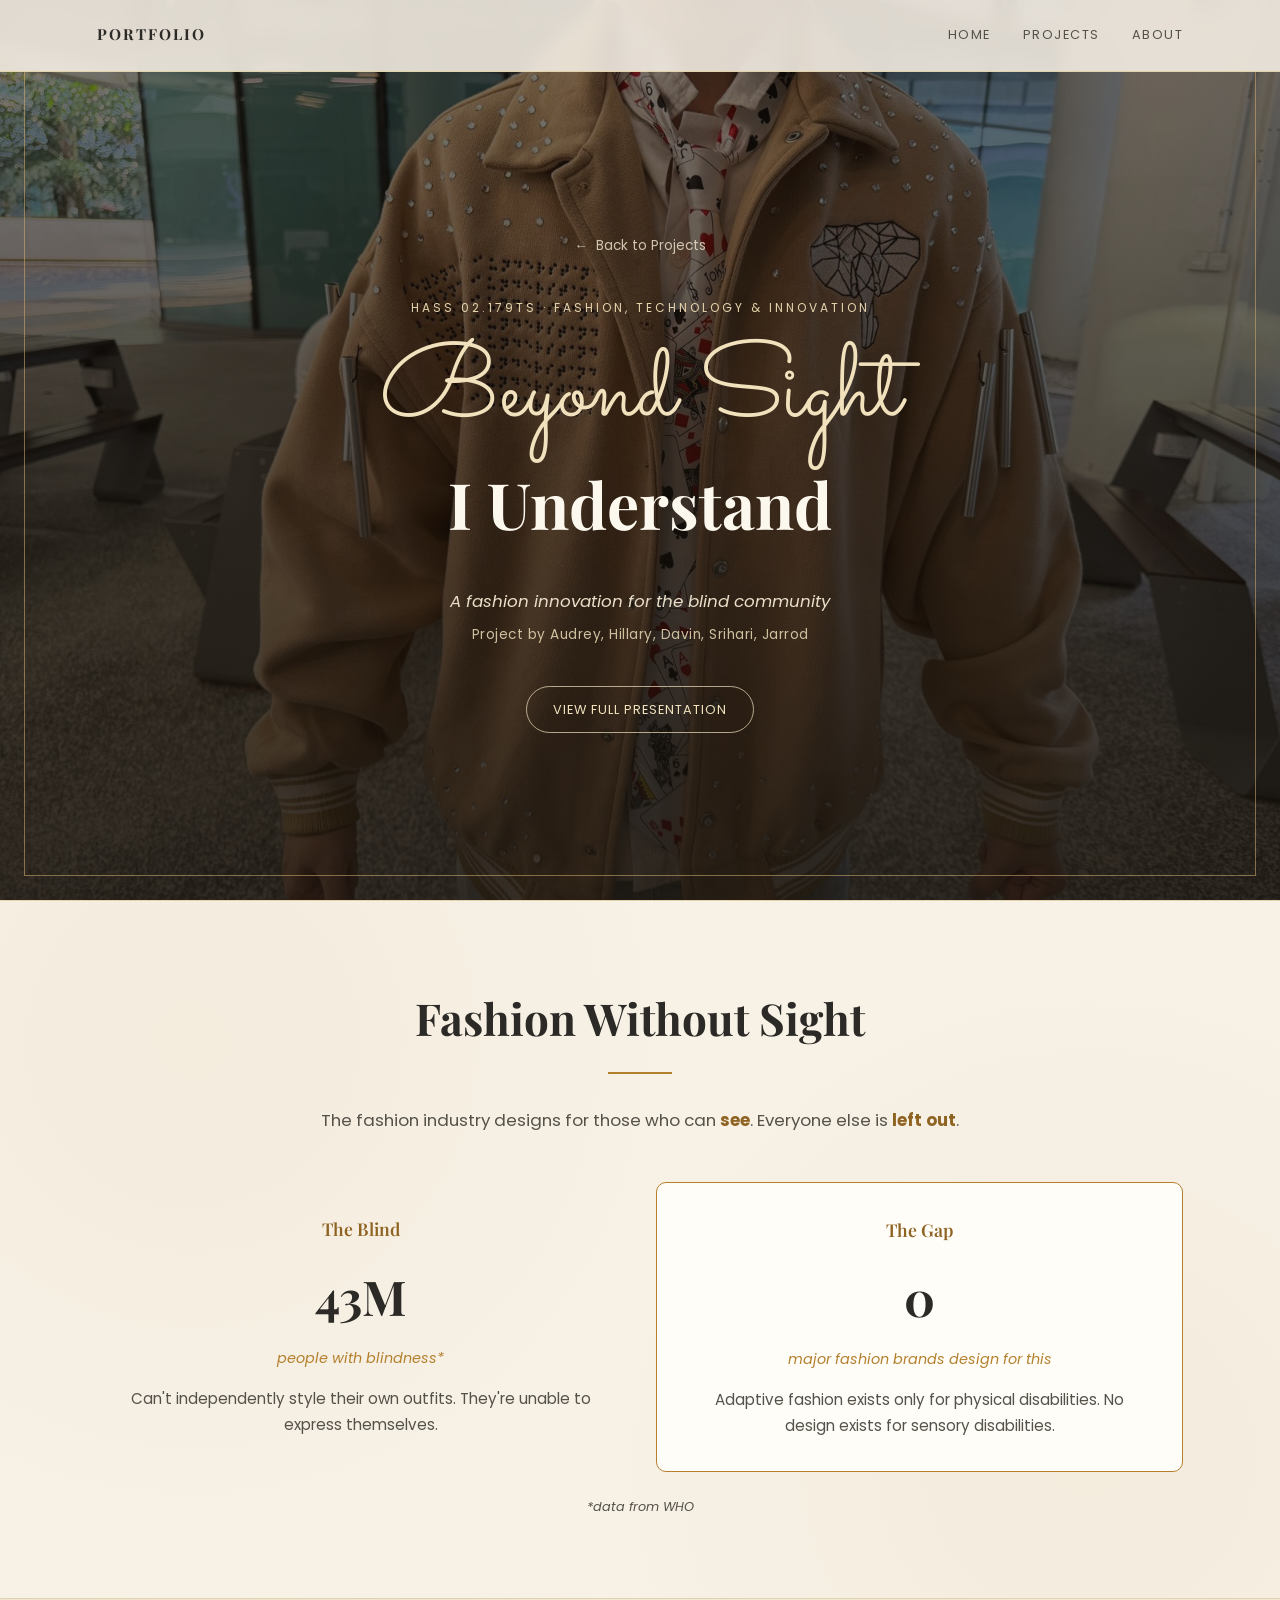
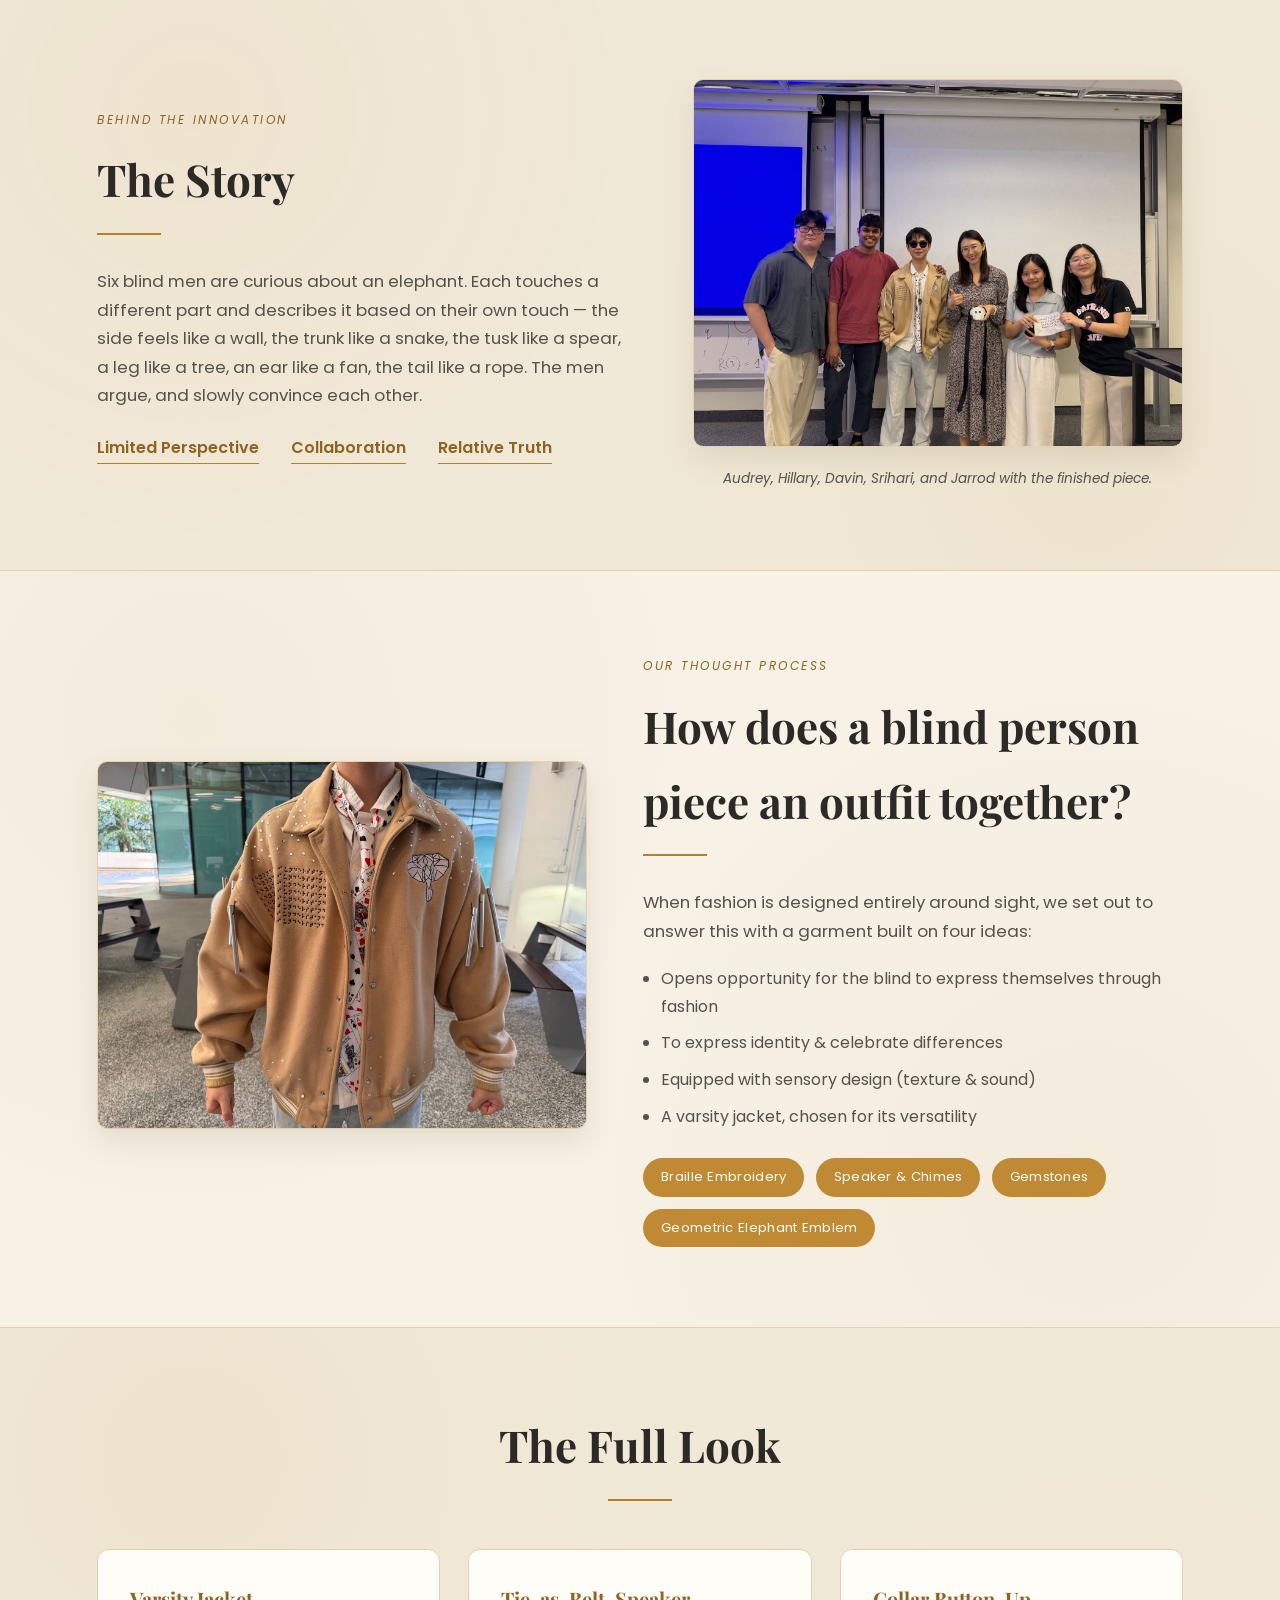
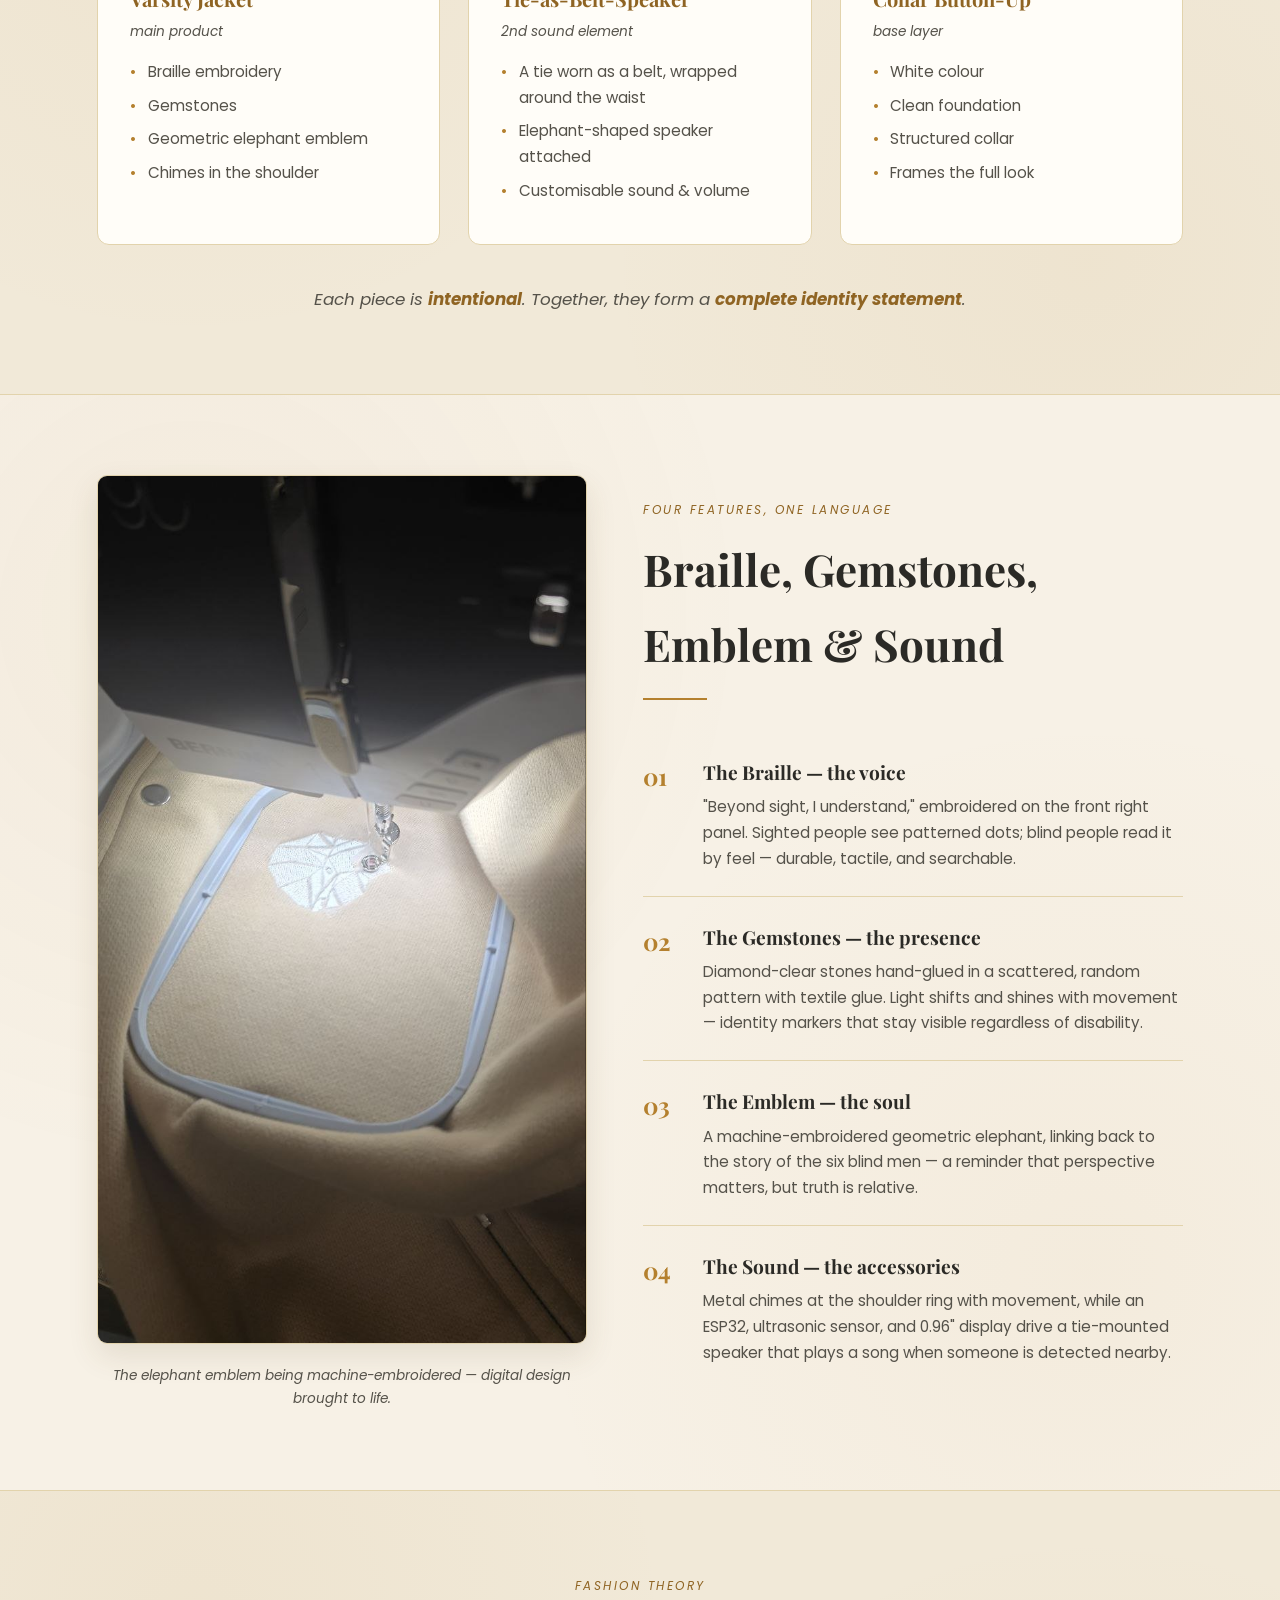
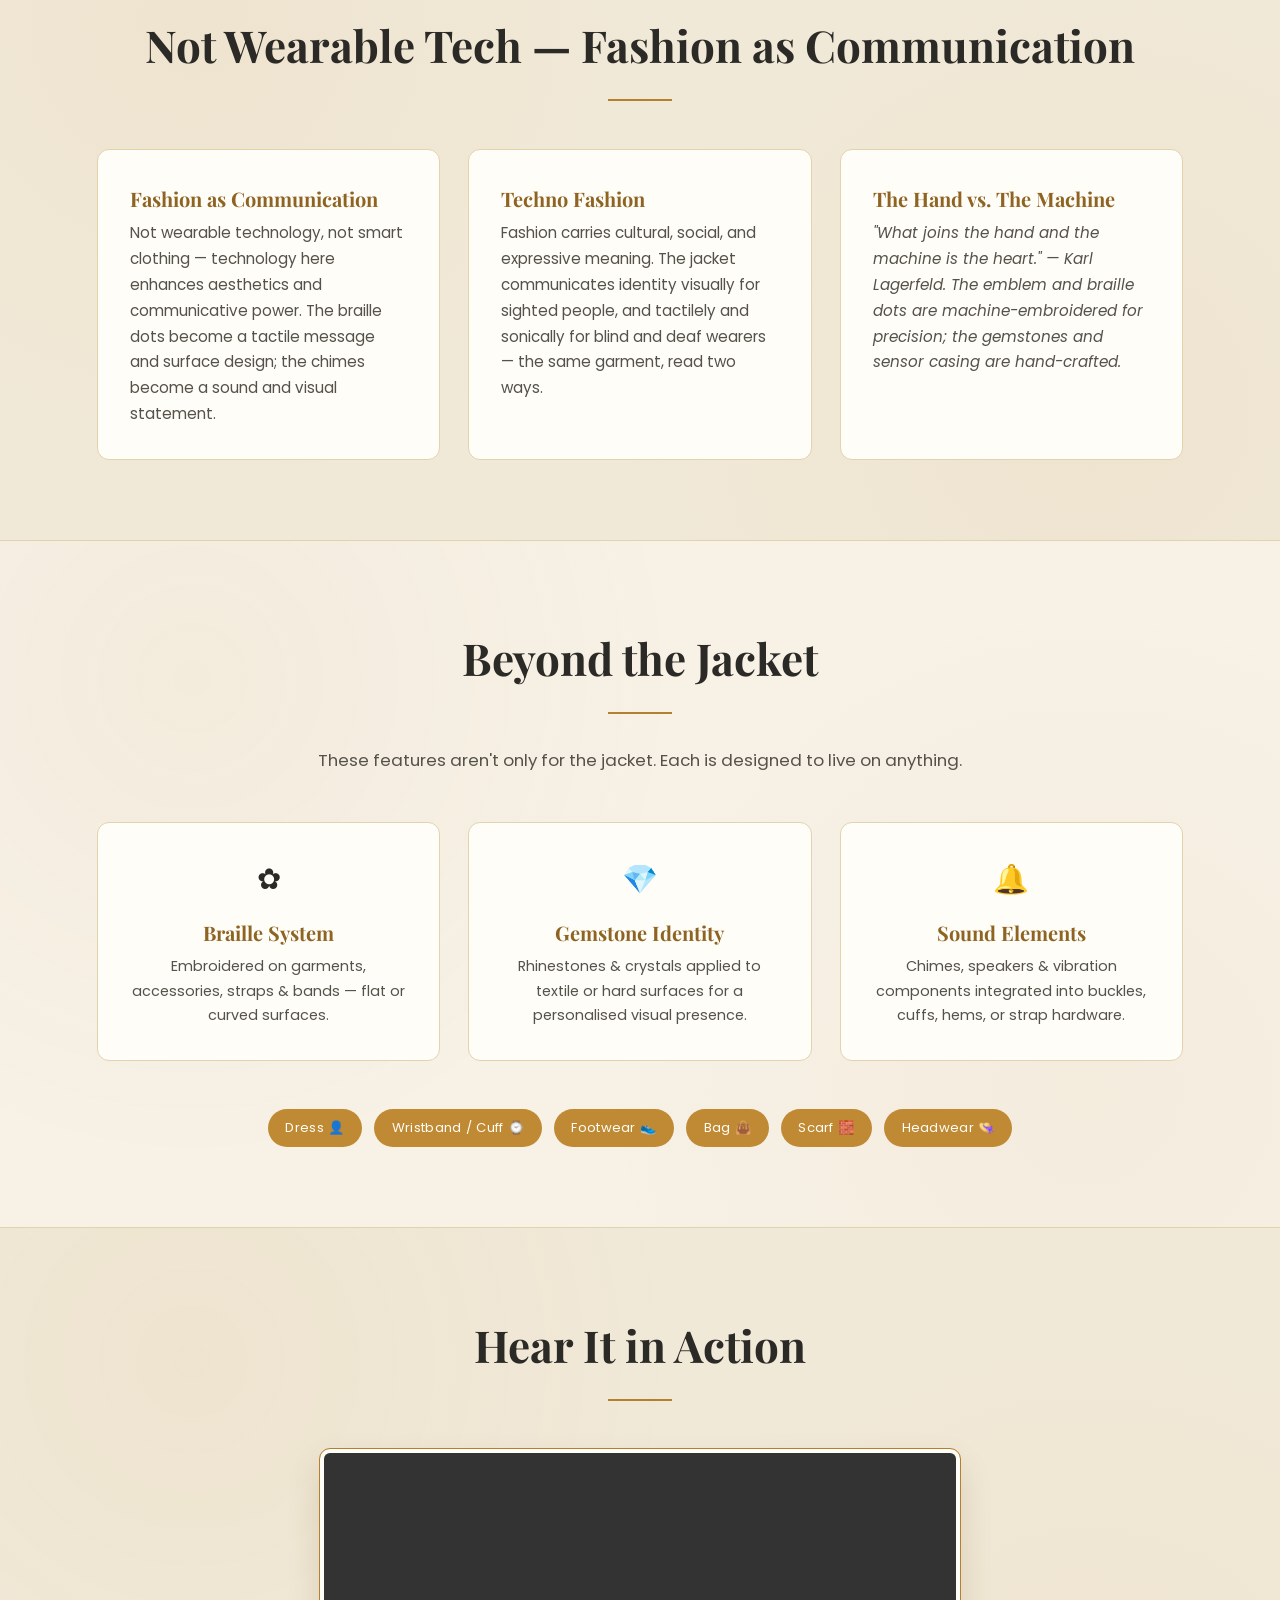
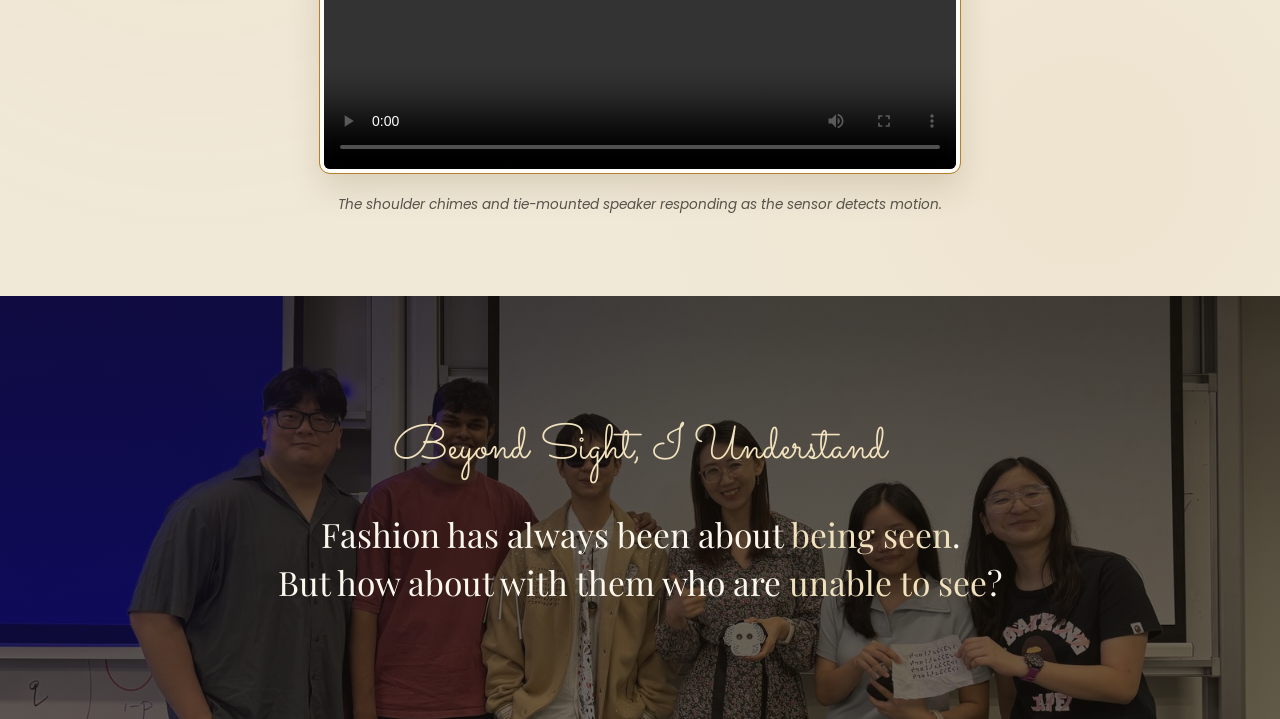
<file: beyond-sight/index.html>
<!DOCTYPE html>
<html lang="en">
<head>
    <meta charset="UTF-8">
    <meta name="viewport" content="width=device-width, initial-scale=1.0">
    <title>Beyond Sight, I Understand | Engineering Portfolio</title>
    <link href="https://fonts.googleapis.com/css2?family=Playfair+Display:ital,wght@0,400;0,700;1,600&family=Poppins:wght@300;400;500;600;700&family=Sacramento&display=swap" rel="stylesheet">
    <link rel="stylesheet" href="styles.css">
</head>
<body>

    <header>
        <nav>
            <div class="logo"><strong>PORTFOLIO</strong></div>
            <div class="nav-links">
                <a href="../index.html#home">Home</a>
                <a href="../index.html#projects">Projects</a>
                <a href="../index.html#about">About</a>
            </div>
        </nav>
    </header>

    <!-- HERO -->
    <section class="bs-hero" style="background-image: url('photos/jacket-front.jpg');">
        <div class="bs-hero-frame"></div>
        <div class="bs-hero-inner">
            <a href="../index.html#projects" class="bs-back"><span>&larr;</span> Back to Projects</a>
            <div class="bs-overline">HASS 02.179TS &middot; Fashion, Technology &amp; Innovation</div>
            <span class="bs-script">Beyond Sight</span>
            <span class="bs-title-serif">I Understand</span>
            <p class="bs-subtitle">A fashion innovation for the blind community</p>
            <p class="bs-credit">Project by Audrey, Hillary, Davin, Srihari, Jarrod</p>
            <div class="bs-hero-actions">
                <a href="docs/Tactile Fashion Final Presentation.pdf" target="_blank" class="bs-btn on-dark">View Full Presentation</a>
            </div>
        </div>
    </section>

    <!-- FASHION WITHOUT SIGHT -->
    <section class="bs-section">
        <div class="container bs-center">
            <h2 class="bs-h2 bs-reveal">Fashion Without Sight</h2>
            <hr class="bs-rule bs-reveal">
            <p class="bs-dek" style="margin: 0 auto;">
                The fashion industry designs for those who can <strong>see</strong>. Everyone else is
                <strong>left out</strong>.
            </p>

            <div class="bs-stats">
                <div class="bs-stat bs-reveal">
                    <div class="bs-stat-label">The Blind</div>
                    <div class="bs-stat-number">43M</div>
                    <div class="bs-stat-caption">people with blindness*</div>
                    <p class="bs-stat-desc">Can't independently style their own outfits. They're unable to express themselves.</p>
                </div>
                <div class="bs-stat outline bs-reveal">
                    <div class="bs-stat-label">The Gap</div>
                    <div class="bs-stat-number">0</div>
                    <div class="bs-stat-caption">major fashion brands design for this</div>
                    <p class="bs-stat-desc">Adaptive fashion exists only for physical disabilities. No design exists for sensory disabilities.</p>
                </div>
            </div>
            <p style="margin-top: 1.5rem; font-size: 0.8rem; color: var(--ink-soft); font-style: italic;">*data from WHO</p>
        </div>
    </section>

    <!-- THE STORY -->
    <section class="bs-section alt">
        <div class="container">
            <div class="bs-split">
                <div class="bs-split-text bs-reveal">
                    <div class="bs-eyebrow">Behind the Innovation</div>
                    <h2 class="bs-h2">The Story</h2>
                    <hr class="bs-rule left">
                    <p class="bs-dek">
                        Six blind men are curious about an elephant. Each touches a different part and describes
                        it based on their own touch &mdash; the side feels like a wall, the trunk like a snake,
                        the tusk like a spear, a leg like a tree, an ear like a fan, the tail like a rope. The
                        men argue, and slowly convince each other.
                    </p>
                    <div class="bs-terms">
                        <span class="bs-term">Limited Perspective</span>
                        <span class="bs-term">Collaboration</span>
                        <span class="bs-term">Relative Truth</span>
                    </div>
                </div>
                <div class="bs-split-media bs-reveal">
                    <img src="photos/team.jpg" alt="Project team with the finished jacket and braille sample">
                    <div class="bs-caption">Audrey, Hillary, Davin, Srihari, and Jarrod with the finished piece.</div>
                </div>
            </div>
        </div>
    </section>

    <!-- OUR THOUGHT PROCESS -->
    <section class="bs-section">
        <div class="container">
            <div class="bs-split reverse">
                <div class="bs-split-text bs-reveal">
                    <div class="bs-eyebrow">Our Thought Process</div>
                    <h2 class="bs-h2">How does a blind person piece an outfit together?</h2>
                    <hr class="bs-rule left">
                    <p class="bs-dek">When fashion is designed entirely around sight, we set out to answer this with a garment built on four ideas:</p>
                    <ul style="margin-top: 1.25rem; color: var(--ink-soft); padding-left: 1.1rem;">
                        <li style="margin-bottom: 0.6rem;">Opens opportunity for the blind to express themselves through fashion</li>
                        <li style="margin-bottom: 0.6rem;">To express identity &amp; celebrate differences</li>
                        <li style="margin-bottom: 0.6rem;">Equipped with sensory design (texture &amp; sound)</li>
                        <li>A varsity jacket, chosen for its versatility</li>
                    </ul>
                    <div class="bs-pills">
                        <span class="bs-pill">Braille Embroidery</span>
                        <span class="bs-pill">Speaker &amp; Chimes</span>
                        <span class="bs-pill">Gemstones</span>
                        <span class="bs-pill">Geometric Elephant Emblem</span>
                    </div>
                </div>
                <div class="bs-split-media bs-reveal">
                    <img src="photos/jacket-front.jpg" alt="Front view of the tactile varsity jacket">
                </div>
            </div>
        </div>
    </section>

    <!-- THE FULL LOOK -->
    <section class="bs-section alt">
        <div class="container bs-center">
            <h2 class="bs-h2 bs-reveal">The Full Look</h2>
            <hr class="bs-rule bs-reveal">

            <div class="bs-grid" style="text-align: left;">
                <div class="bs-card bs-reveal">
                    <h3>Varsity Jacket</h3>
                    <div class="bs-card-sub">main product</div>
                    <ul>
                        <li>Braille embroidery</li>
                        <li>Gemstones</li>
                        <li>Geometric elephant emblem</li>
                        <li>Chimes in the shoulder</li>
                    </ul>
                </div>
                <div class="bs-card bs-reveal">
                    <h3>Tie-as-Belt-Speaker</h3>
                    <div class="bs-card-sub">2nd sound element</div>
                    <ul>
                        <li>A tie worn as a belt, wrapped around the waist</li>
                        <li>Elephant-shaped speaker attached</li>
                        <li>Customisable sound &amp; volume</li>
                    </ul>
                </div>
                <div class="bs-card bs-reveal">
                    <h3>Collar Button-Up</h3>
                    <div class="bs-card-sub">base layer</div>
                    <ul>
                        <li>White colour</li>
                        <li>Clean foundation</li>
                        <li>Structured collar</li>
                        <li>Frames the full look</li>
                    </ul>
                </div>
            </div>

            <p class="bs-closing-line">Each piece is <strong>intentional</strong>. Together, they form a <strong>complete identity statement</strong>.</p>
        </div>
    </section>

    <!-- FOUR FEATURES -->
    <section class="bs-section">
        <div class="container">
            <div class="bs-split">
                <div class="bs-split-media bs-reveal">
                    <img src="photos/embroidery-detail.jpg" alt="Embroidery machine stitching the geometric elephant emblem onto the jacket">
                    <div class="bs-caption">The elephant emblem being machine-embroidered &mdash; digital design brought to life.</div>
                </div>
                <div class="bs-split-text bs-reveal">
                    <div class="bs-eyebrow">Four Features, One Language</div>
                    <h2 class="bs-h2">Braille, Gemstones, Emblem &amp; Sound</h2>
                    <hr class="bs-rule left">

                    <div class="bs-feature-list" style="margin: 1.5rem 0 0;">
                        <div class="bs-feature">
                            <div class="bs-feature-num">01</div>
                            <div>
                                <h3>The Braille &mdash; the voice</h3>
                                <p>"Beyond sight, I understand," embroidered on the front right panel. Sighted people see patterned dots; blind people read it by feel &mdash; durable, tactile, and searchable.</p>
                            </div>
                        </div>
                        <div class="bs-feature">
                            <div class="bs-feature-num">02</div>
                            <div>
                                <h3>The Gemstones &mdash; the presence</h3>
                                <p>Diamond-clear stones hand-glued in a scattered, random pattern with textile glue. Light shifts and shines with movement &mdash; identity markers that stay visible regardless of disability.</p>
                            </div>
                        </div>
                        <div class="bs-feature">
                            <div class="bs-feature-num">03</div>
                            <div>
                                <h3>The Emblem &mdash; the soul</h3>
                                <p>A machine-embroidered geometric elephant, linking back to the story of the six blind men &mdash; a reminder that perspective matters, but truth is relative.</p>
                            </div>
                        </div>
                        <div class="bs-feature">
                            <div class="bs-feature-num">04</div>
                            <div>
                                <h3>The Sound &mdash; the accessories</h3>
                                <p>Metal chimes at the shoulder ring with movement, while an ESP32, ultrasonic sensor, and 0.96" display drive a tie-mounted speaker that plays a song when someone is detected nearby.</p>
                            </div>
                        </div>
                    </div>
                </div>
            </div>
        </div>
    </section>

    <!-- FASHION THEORY -->
    <section class="bs-section alt">
        <div class="container bs-center">
            <div class="bs-eyebrow">Fashion Theory</div>
            <h2 class="bs-h2 bs-reveal">Not Wearable Tech &mdash; Fashion as Communication</h2>
            <hr class="bs-rule bs-reveal">

            <div class="bs-grid" style="text-align: left;">
                <div class="bs-card bs-reveal">
                    <h3>Fashion as Communication</h3>
                    <p style="color: var(--ink-soft); font-size: 0.95rem;">Not wearable technology, not smart clothing &mdash; technology here enhances aesthetics and communicative power. The braille dots become a tactile message and surface design; the chimes become a sound and visual statement.</p>
                </div>
                <div class="bs-card bs-reveal">
                    <h3>Techno Fashion</h3>
                    <p style="color: var(--ink-soft); font-size: 0.95rem;">Fashion carries cultural, social, and expressive meaning. The jacket communicates identity visually for sighted people, and tactilely and sonically for blind and deaf wearers &mdash; the same garment, read two ways.</p>
                </div>
                <div class="bs-card bs-reveal">
                    <h3>The Hand vs. The Machine</h3>
                    <p style="color: var(--ink-soft); font-size: 0.95rem; font-style: italic;">"What joins the hand and the machine is the heart." &mdash; Karl Lagerfeld. The emblem and braille dots are machine-embroidered for precision; the gemstones and sensor casing are hand-crafted.</p>
                </div>
            </div>
        </div>
    </section>

    <!-- BEYOND THE JACKET -->
    <section class="bs-section">
        <div class="container bs-center">
            <h2 class="bs-h2 bs-reveal">Beyond the Jacket</h2>
            <hr class="bs-rule bs-reveal">
            <p class="bs-dek" style="margin: 0 auto;">These features aren't only for the jacket. Each is designed to live on anything.</p>

            <div class="bs-grid">
                <div class="bs-card bs-reveal bs-center">
                    <span class="bs-card-icon">&#10047;</span>
                    <h3>Braille System</h3>
                    <p style="color: var(--ink-soft); font-size: 0.9rem;">Embroidered on garments, accessories, straps &amp; bands &mdash; flat or curved surfaces.</p>
                </div>
                <div class="bs-card bs-reveal bs-center">
                    <span class="bs-card-icon">&#128142;</span>
                    <h3>Gemstone Identity</h3>
                    <p style="color: var(--ink-soft); font-size: 0.9rem;">Rhinestones &amp; crystals applied to textile or hard surfaces for a personalised visual presence.</p>
                </div>
                <div class="bs-card bs-reveal bs-center">
                    <span class="bs-card-icon">&#128276;</span>
                    <h3>Sound Elements</h3>
                    <p style="color: var(--ink-soft); font-size: 0.9rem;">Chimes, speakers &amp; vibration components integrated into buckles, cuffs, hems, or strap hardware.</p>
                </div>
            </div>

            <div class="bs-pills bs-reveal" style="justify-content: center; margin-top: 3rem;">
                <span class="bs-pill">Dress &#128100;</span>
                <span class="bs-pill">Wristband / Cuff &#8986;</span>
                <span class="bs-pill">Footwear &#128095;</span>
                <span class="bs-pill">Bag &#128092;</span>
                <span class="bs-pill">Scarf &#129521;</span>
                <span class="bs-pill">Headwear &#128082;</span>
            </div>
        </div>
    </section>

    <!-- VIDEO -->
    <section class="bs-section alt">
        <div class="container bs-center">
            <h2 class="bs-h2 bs-reveal">Hear It in Action</h2>
            <hr class="bs-rule bs-reveal">
            <div class="bs-video-wrap bs-reveal">
                <video controls playsinline>
                    <source src="photos/chimes-demo.mov" type="video/quicktime">
                    <source src="photos/chimes-demo.mov" type="video/mp4">
                    Your browser can't play this video inline &mdash;
                    <a href="photos/chimes-demo.mov" style="color: var(--gold-deep);">open it directly</a> instead.
                </video>
                <div class="bs-caption">The shoulder chimes and tie-mounted speaker responding as the sensor detects motion.</div>
            </div>
        </div>
    </section>

    <!-- CLOSING QUOTE -->
    <section class="bs-quote-section" style="background-image: url('photos/team.jpg');">
        <div class="bs-quote-inner">
            <div class="bs-quote-script">Beyond Sight, I Understand</div>
            <p class="bs-quote-text">
                Fashion has always been about <span class="hl">being seen</span>.<br>
                But how about with them who are <span class="hl">unable to see</span>?
            </p>
        </div>
    </section>

    <script>
        (function () {
            var reduceMotion = window.matchMedia('(prefers-reduced-motion: reduce)').matches;
            var items = document.querySelectorAll('.bs-reveal');
            if (reduceMotion || !('IntersectionObserver' in window)) {
                items.forEach(function (el) { el.classList.add('is-visible'); });
                return;
            }
            var observer = new IntersectionObserver(function (entries) {
                entries.forEach(function (entry) {
                    if (entry.isIntersecting) {
                        entry.target.classList.add('is-visible');
                        observer.unobserve(entry.target);
                    }
                });
            }, { threshold: 0.15 });
            items.forEach(function (el) { observer.observe(el); });
        })();
    </script>

</body>
</html>
</file>
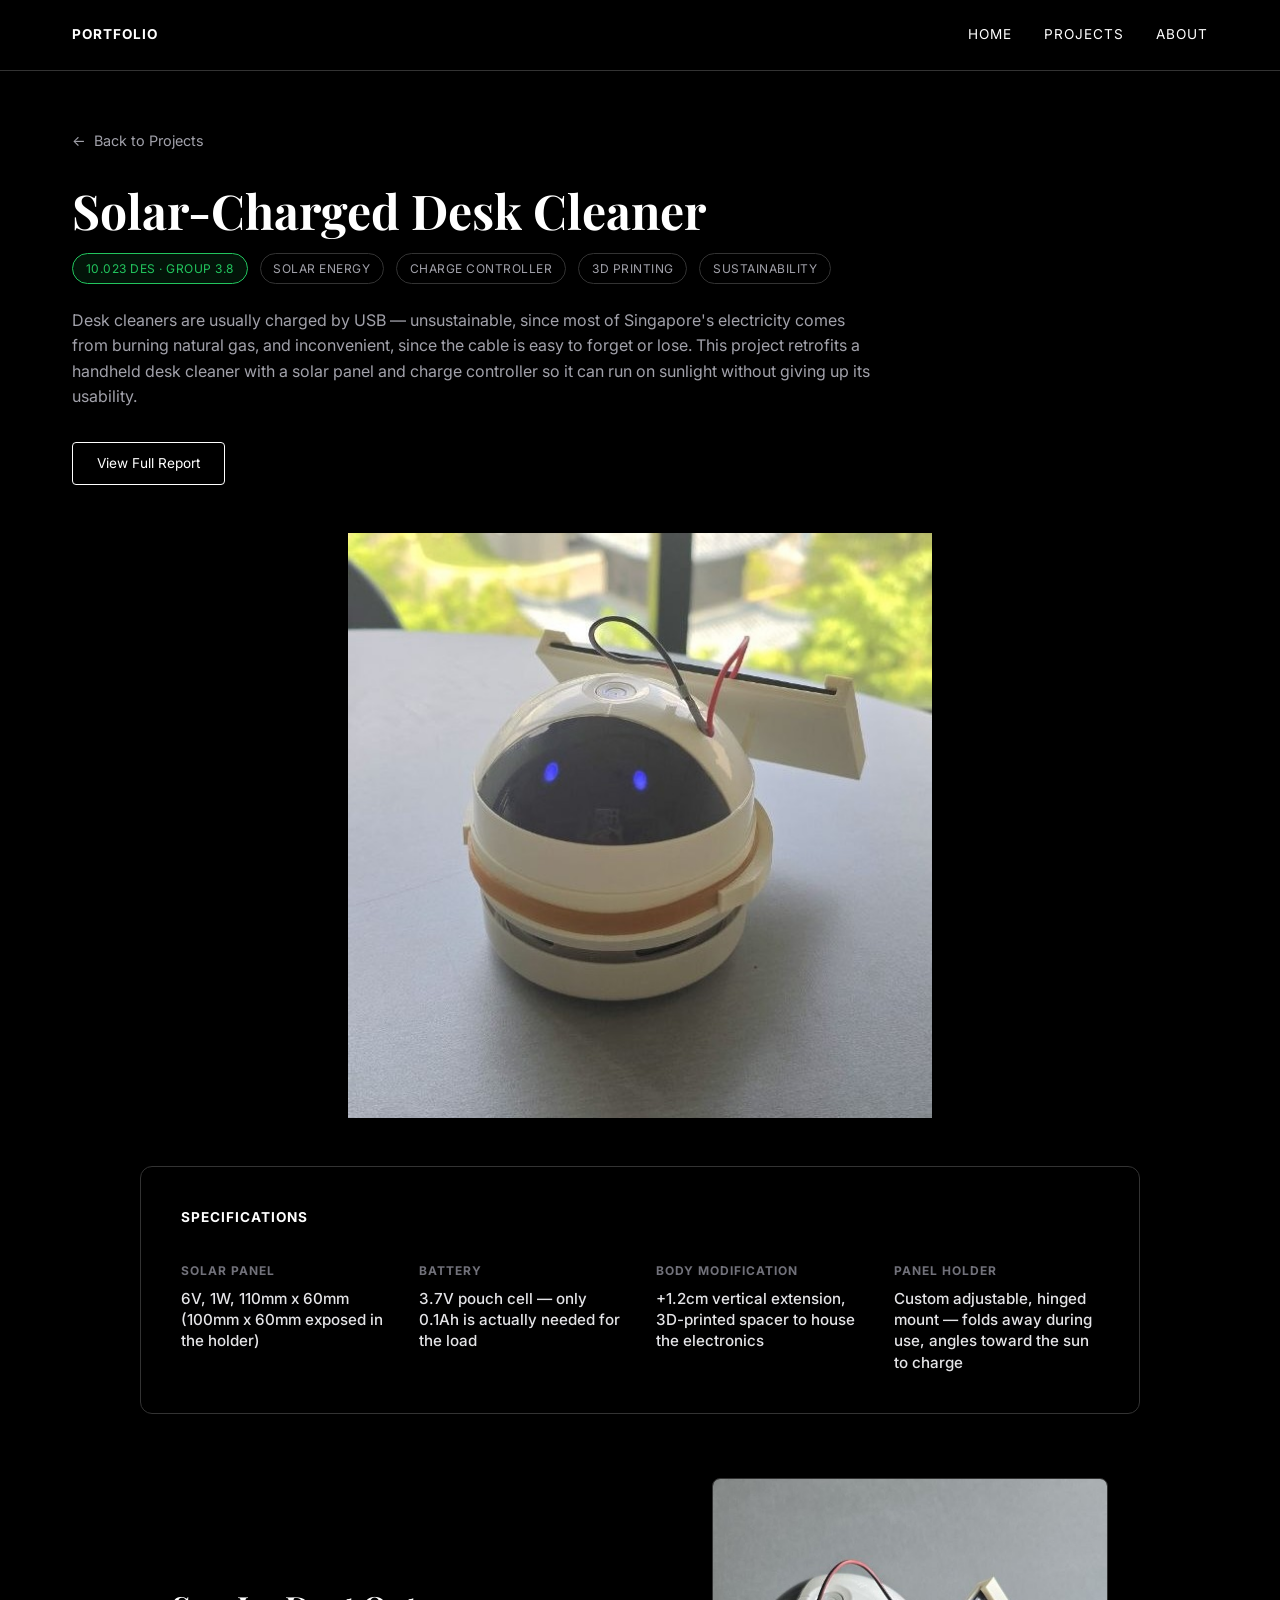
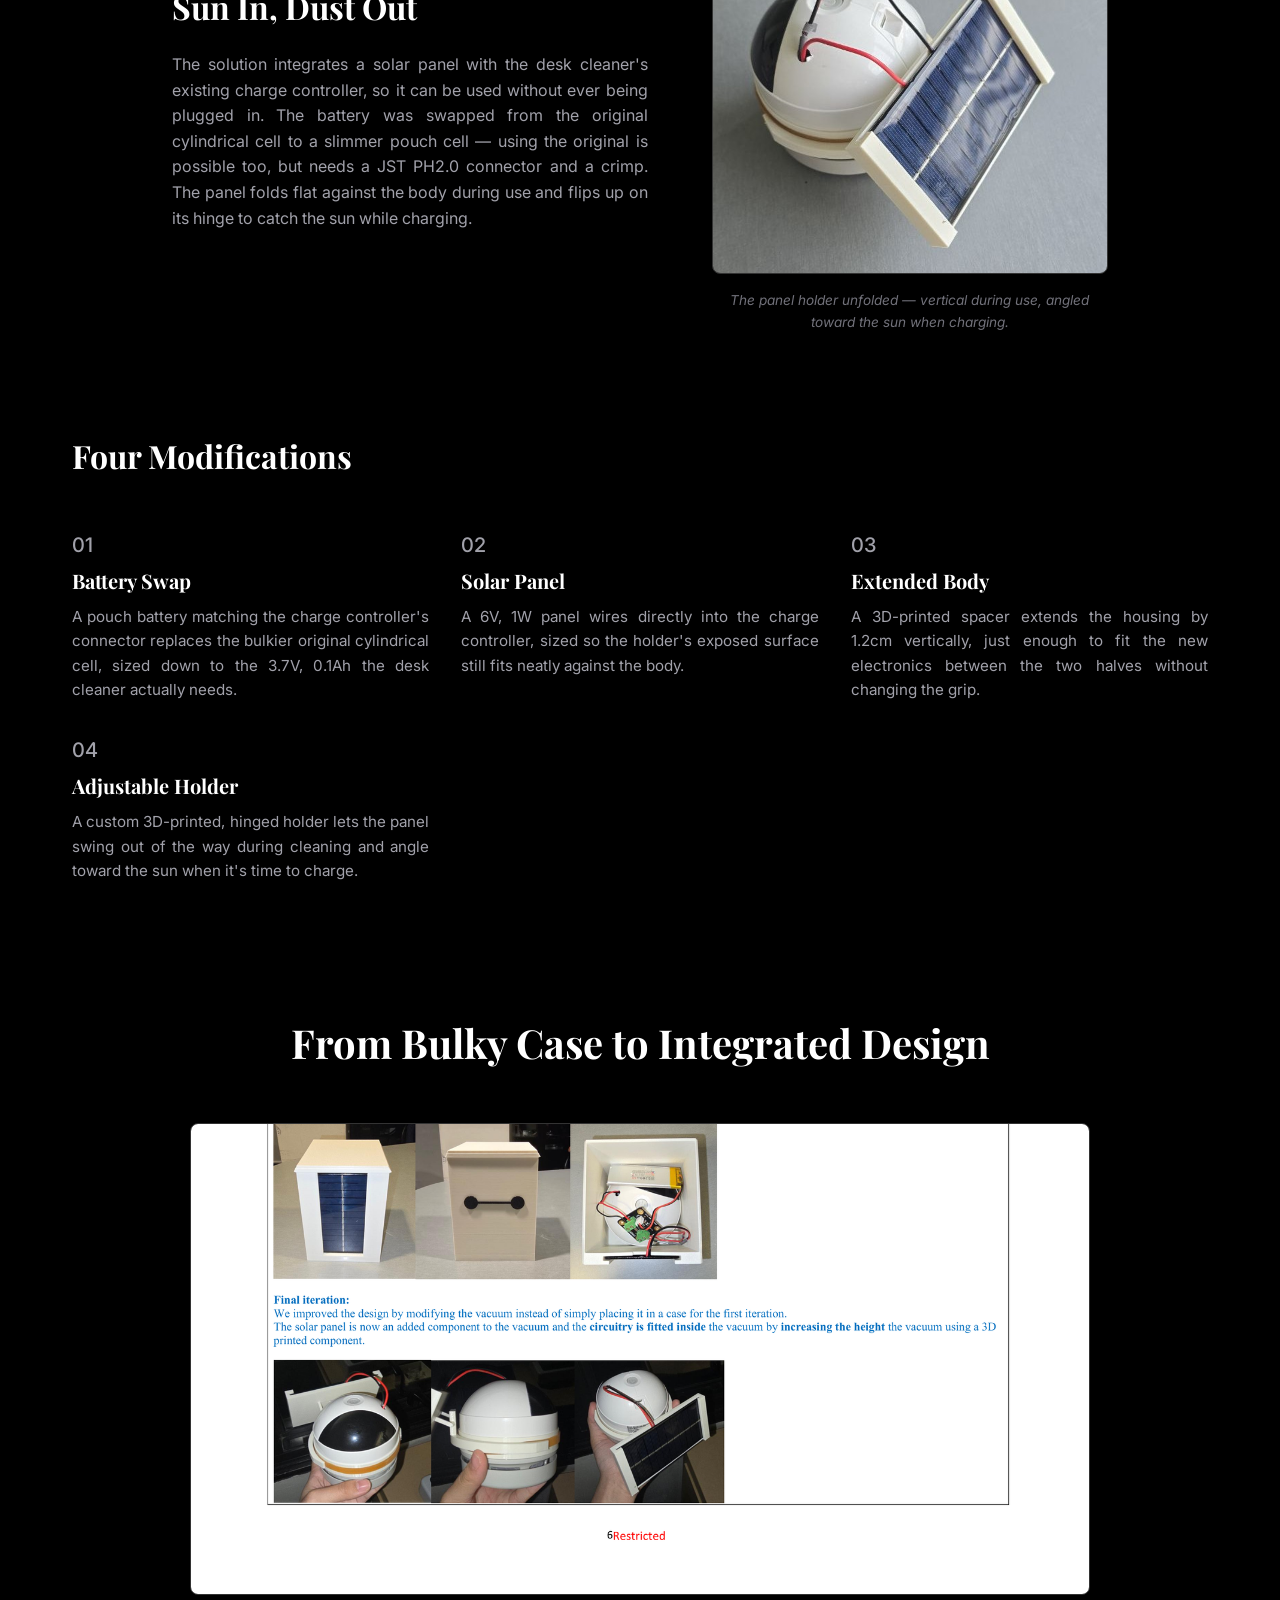
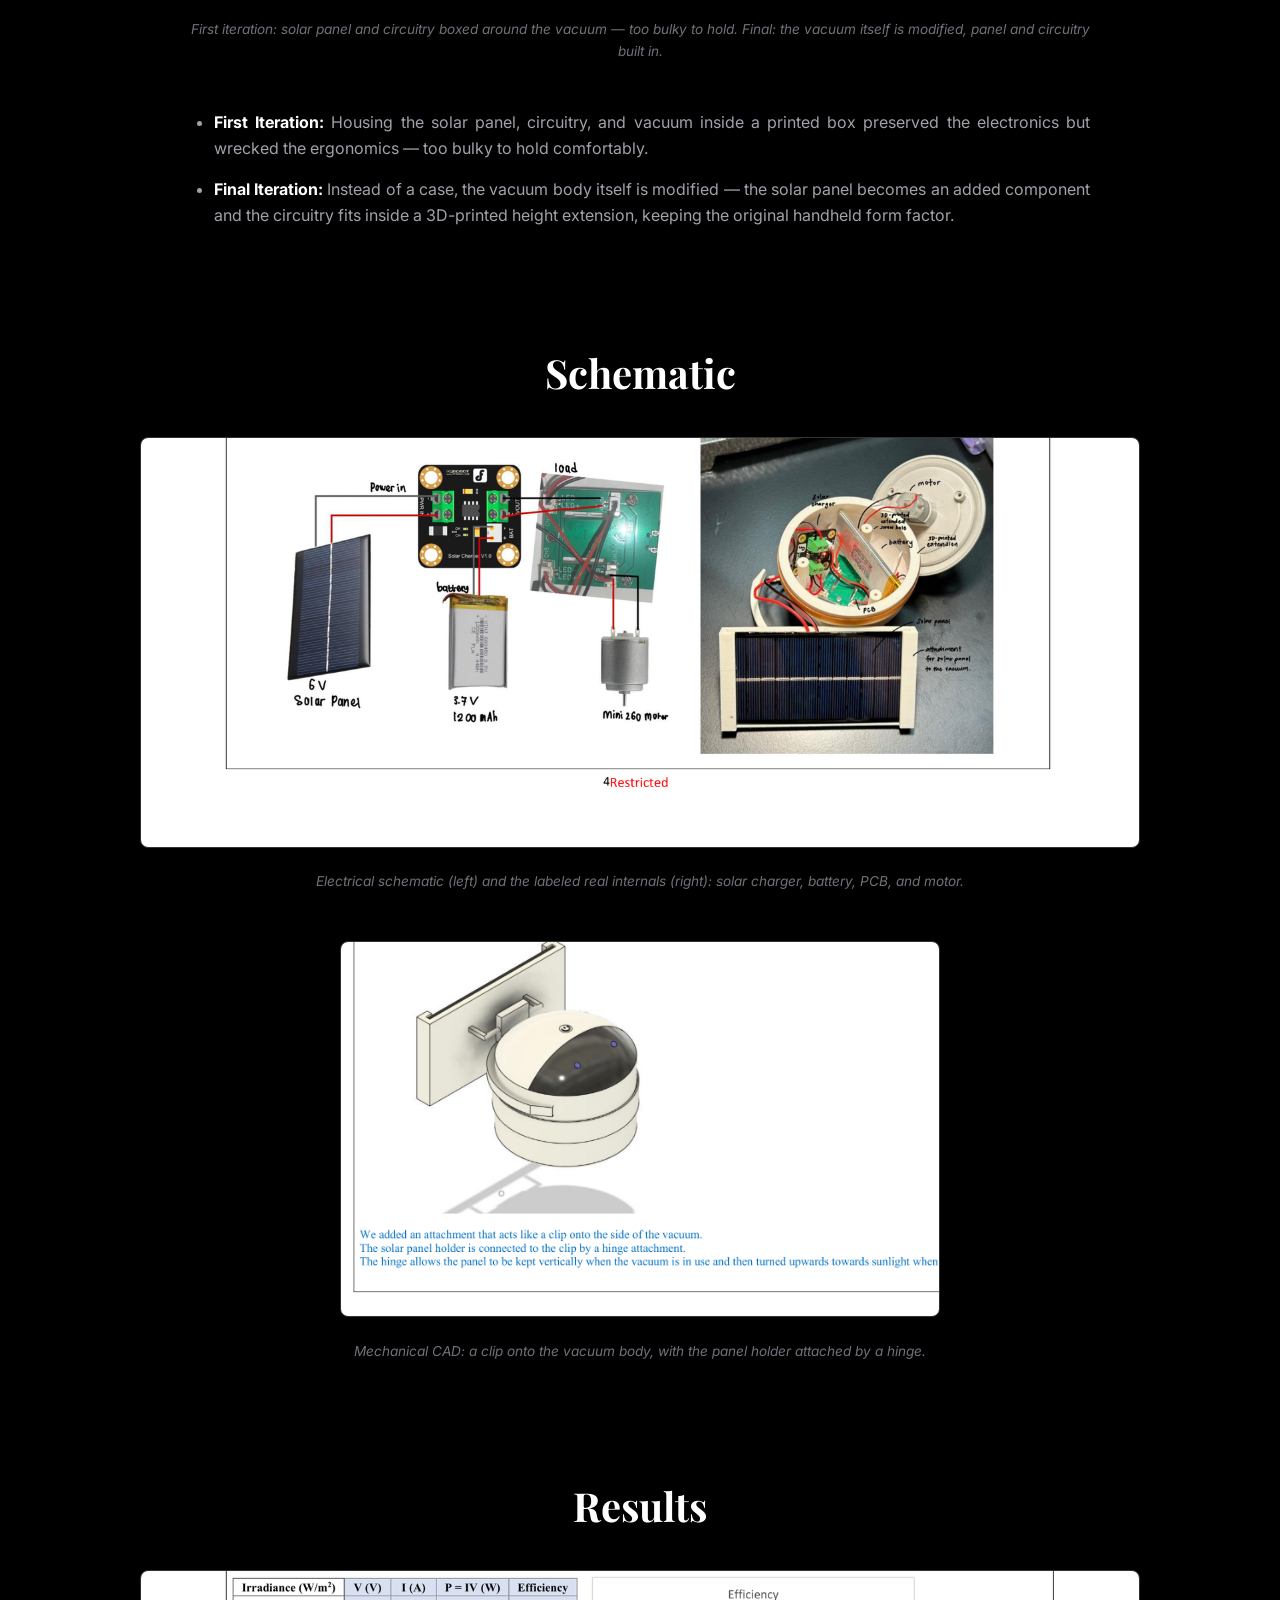
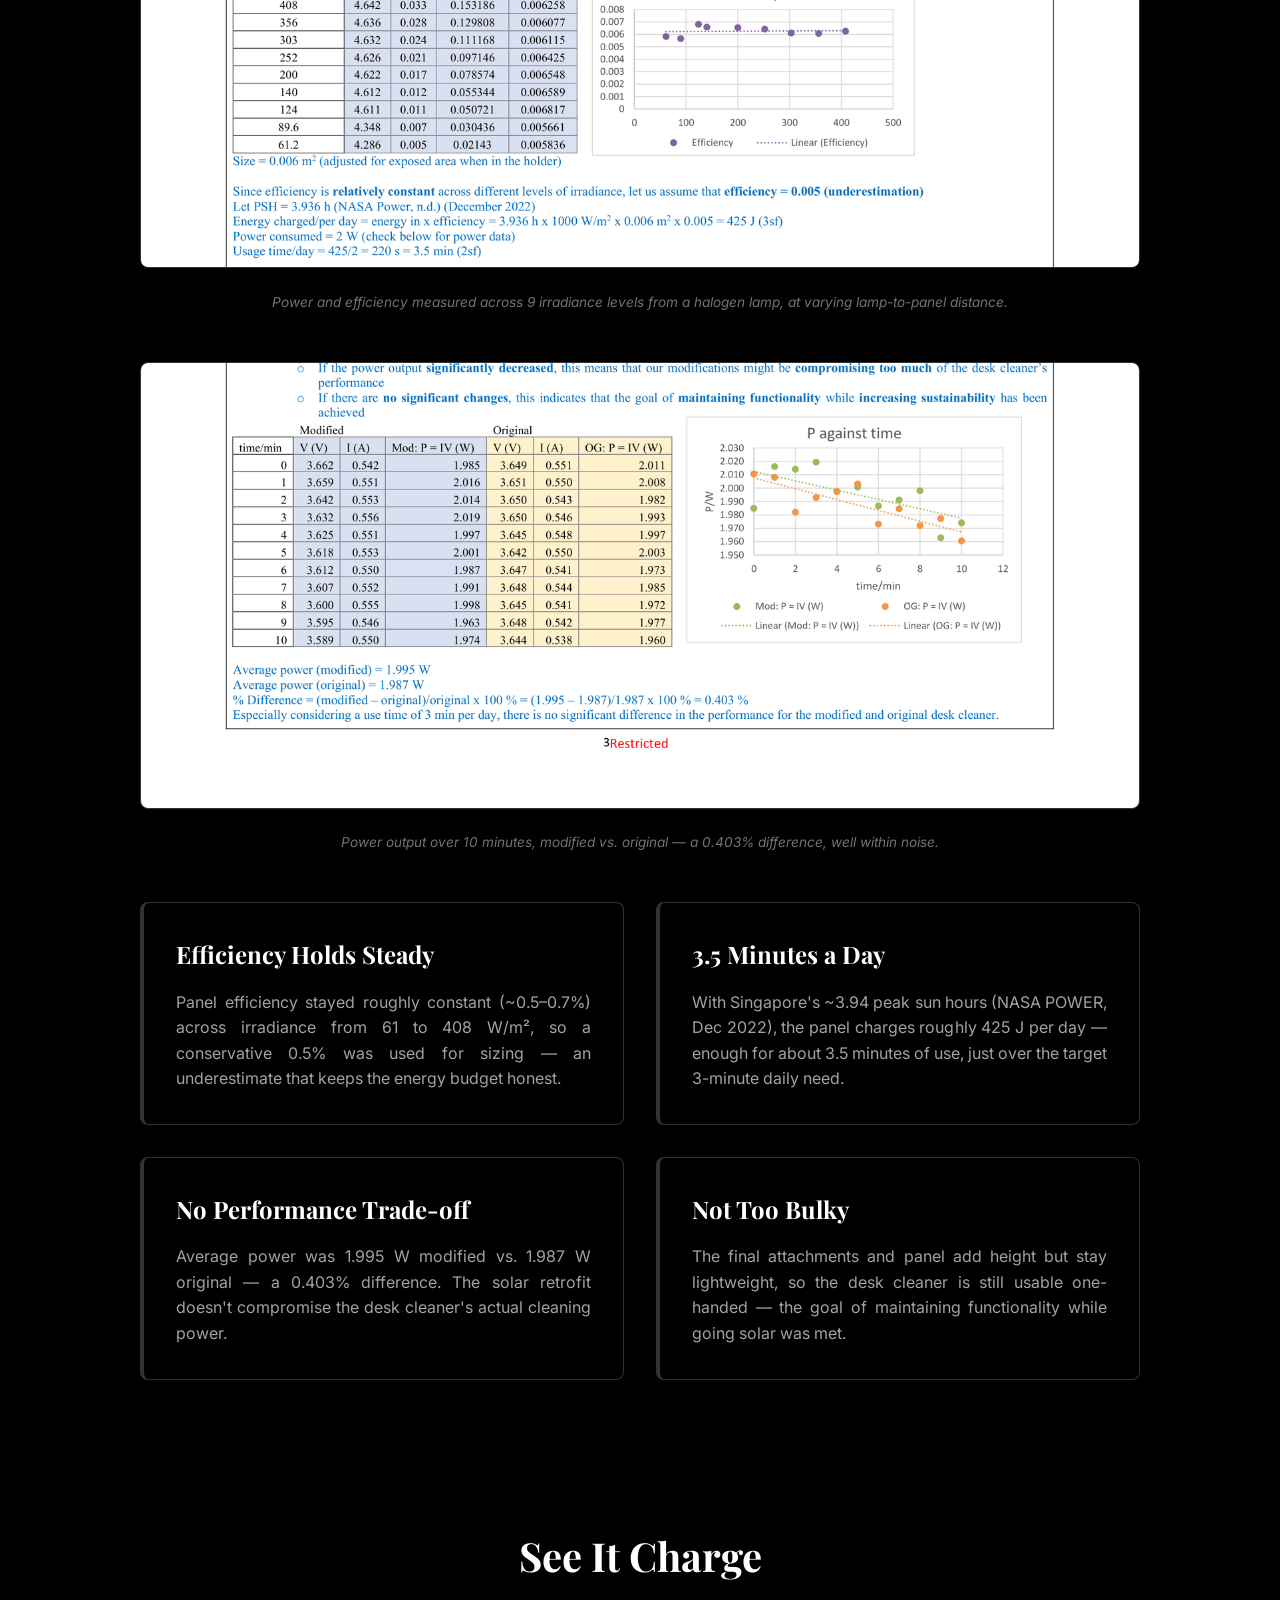
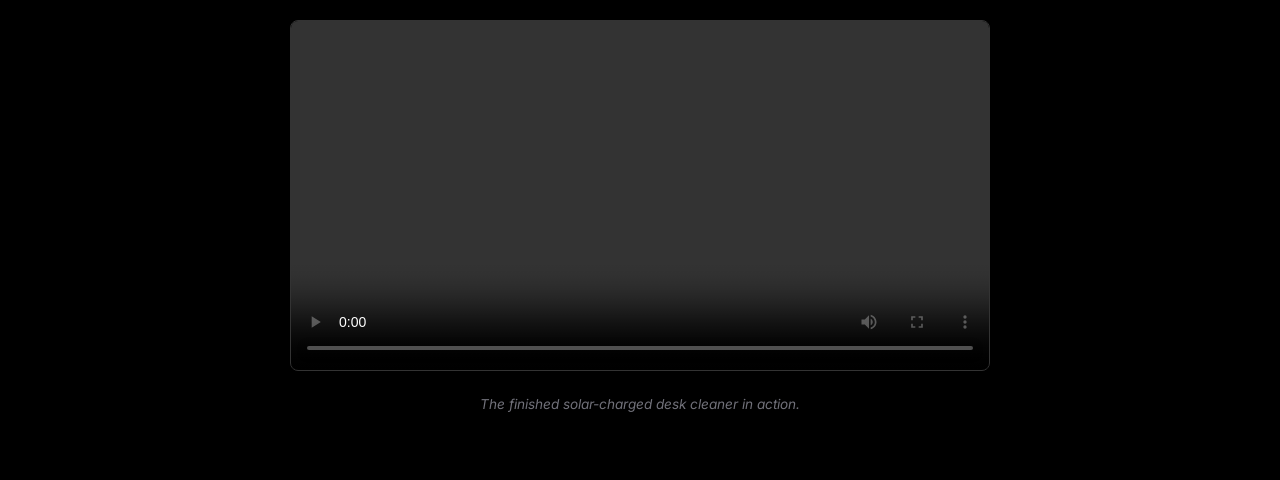
<file: des-2d/index.html>
<!DOCTYPE html>
<html lang="en">
<head>
    <meta charset="UTF-8">
    <meta name="viewport" content="width=device-width, initial-scale=1.0">
    <title>Solar-Charged Desk Cleaner | Engineering Portfolio</title>
    <link href="https://fonts.googleapis.com/css2?family=Inter:wght@300;400;500;600;700&family=Playfair+Display:wght@400;600;700&display=swap" rel="stylesheet">
    <link rel="stylesheet" href="../styles.css?v=5">
</head>
<body>

    <header>
        <nav>
            <div class="logo"><strong>PORTFOLIO</strong></div>
            <div class="nav-links">
                <a href="../index.html#home">Home</a>
                <a href="../index.html#projects">Projects</a>
                <a href="../index.html#about">About</a>
            </div>
        </nav>
    </header>

    <section class="container pt-nav project-header">
        <a href="../index.html#projects" class="back-link">
            <span>&larr;</span> Back to Projects
        </a>

        <h1>Solar-Charged Desk Cleaner</h1>

        <div class="tech-tags">
            <span class="tag tag-highlight">10.023 DES &middot; Group 3.8</span>
            <span class="tag">Solar Energy</span>
            <span class="tag">Charge Controller</span>
            <span class="tag">3D Printing</span>
            <span class="tag">Sustainability</span>
        </div>

        <p class="text-grey" style="max-width: 800px; margin-bottom: 1.5rem;">
            Desk cleaners are usually charged by USB &mdash; unsustainable, since most of Singapore's electricity
            comes from burning natural gas, and inconvenient, since the cable is easy to forget or lose. This
            project retrofits a handheld desk cleaner with a solar panel and charge controller so it can run on
            sunlight without giving up its usability.
        </p>

        <a href="docs/DES 2025 1D Final Report.pdf" target="_blank" class="btn-outline">
            View Full Report
        </a>
    </section>

    <section class="container" style="padding-top: 2rem; padding-bottom: 0;">
        <div class="hero-image-large">
            <img src="photos/hero.jpg" alt="Solar-charged desk cleaner final prototype">
        </div>

        <div class="specs-container">
            <div class="specs-title">Specifications</div>
            <div class="specs-grid">
                <div class="spec-item">
                    <h4>Solar Panel</h4>
                    <p>6V, 1W, 110mm x 60mm (100mm x 60mm exposed in the holder)</p>
                </div>
                <div class="spec-item">
                    <h4>Battery</h4>
                    <p>3.7V pouch cell &mdash; only 0.1Ah is actually needed for the load</p>
                </div>
                <div class="spec-item">
                    <h4>Body Modification</h4>
                    <p>+1.2cm vertical extension, 3D-printed spacer to house the electronics</p>
                </div>
                <div class="spec-item">
                    <h4>Panel Holder</h4>
                    <p>Custom adjustable, hinged mount &mdash; folds away during use, angles toward the sun to charge</p>
                </div>
            </div>
        </div>
    </section>

    <section class="bg-black">
        <div class="flex-split">
            <div class="flex-content">
                <h2>Sun In, Dust Out</h2>
                <p class="text-grey" style="text-align: justify;">
                    The solution integrates a solar panel with the desk cleaner's existing charge controller,
                    so it can be used without ever being plugged in. The battery was swapped from the original
                    cylindrical cell to a slimmer pouch cell &mdash; using the original is possible too, but needs
                    a JST PH2.0 connector and a crimp. The panel folds flat against the body during use and
                    flips up on its hinge to catch the sun while charging.
                </p>
            </div>
            <div class="flex-image">
                <img src="photos/panel-unfolded.jpg" alt="Solar panel unfolded on its hinge from the desk cleaner body">
                <div class="image-caption">The panel holder unfolded &mdash; vertical during use, angled toward the sun when charging.</div>
            </div>
        </div>
    </section>

    <section class="container" style="padding-top: 2rem; padding-bottom: 4rem;">
        <div style="margin-bottom: 3rem;">
            <h2 style="font-size: 2rem; margin-bottom: 1rem;">Four Modifications</h2>
        </div>

        <div class="projects-grid">
            <div class="project-card" style="background-color: transparent; border: none; padding: 0;">
                <div class="step-number">01</div>
                <h3 class="project-title" style="margin-top: 0; font-size: 1.25rem;">Battery Swap</h3>
                <p class="text-grey" style="font-size: 0.95rem; text-align: justify;">
                    A pouch battery matching the charge controller's connector replaces the bulkier original
                    cylindrical cell, sized down to the 3.7V, 0.1Ah the desk cleaner actually needs.
                </p>
            </div>

            <div class="project-card" style="background-color: transparent; border: none; padding: 0;">
                <div class="step-number">02</div>
                <h3 class="project-title" style="margin-top: 0; font-size: 1.25rem;">Solar Panel</h3>
                <p class="text-grey" style="font-size: 0.95rem; text-align: justify;">
                    A 6V, 1W panel wires directly into the charge controller, sized so the holder's exposed
                    surface still fits neatly against the body.
                </p>
            </div>

            <div class="project-card" style="background-color: transparent; border: none; padding: 0;">
                <div class="step-number">03</div>
                <h3 class="project-title" style="margin-top: 0; font-size: 1.25rem;">Extended Body</h3>
                <p class="text-grey" style="font-size: 0.95rem; text-align: justify;">
                    A 3D-printed spacer extends the housing by 1.2cm vertically, just enough to fit the new
                    electronics between the two halves without changing the grip.
                </p>
            </div>

            <div class="project-card" style="background-color: transparent; border: none; padding: 0;">
                <div class="step-number">04</div>
                <h3 class="project-title" style="margin-top: 0; font-size: 1.25rem;">Adjustable Holder</h3>
                <p class="text-grey" style="font-size: 0.95rem; text-align: justify;">
                    A custom 3D-printed, hinged holder lets the panel swing out of the way during cleaning and
                    angle toward the sun when it's time to charge.
                </p>
            </div>
        </div>
    </section>

    <section class="bg-black">
        <div class="container" style="padding-top: 4rem; padding-bottom: 4rem;">

            <h2 style="text-align: center; margin-bottom: 3rem; font-size: 2.5rem;">From Bulky Case to Integrated Design</h2>

            <div style="display: flex; justify-content: center; margin-bottom: 3rem; gap: 2rem; flex-wrap: wrap;">
                <div style="width: 100%; max-width: 900px; border-radius: 8px;">
                    <img src="photos/iterations.png" alt="First iteration boxed case versus final integrated iteration" style="width: 100%; height: auto; object-fit: contain; border-radius: 8px; border: 1px solid #333333;">
                    <div class="image-caption">First iteration: solar panel and circuitry boxed around the vacuum &mdash; too bulky to hold. Final: the vacuum itself is modified, panel and circuitry built in.</div>
                </div>
            </div>

            <div style="max-width: 900px; margin: 0 auto;">
                <ul style="list-style-position: outside; margin-left: 1.5rem;">
                    <li class="text-grey" style="margin-bottom: 1rem; text-align: justify;">
                        <strong style="color: #ffffff;">First Iteration:</strong> Housing the solar panel, circuitry, and vacuum inside a printed box preserved the electronics but wrecked the ergonomics &mdash; too bulky to hold comfortably.
                    </li>
                    <li class="text-grey" style="text-align: justify;">
                        <strong style="color: #ffffff;">Final Iteration:</strong> Instead of a case, the vacuum body itself is modified &mdash; the solar panel becomes an added component and the circuitry fits inside a 3D-printed height extension, keeping the original handheld form factor.
                    </li>
                </ul>
            </div>
        </div>
    </section>

    <section class="container" style="padding-top: 3rem; padding-bottom: 2rem;">
        <div class="section-header" style="margin-bottom: 2rem;">
            <h2>Schematic</h2>
        </div>
        <div style="max-width: 1000px; margin: 0 auto 3rem;">
            <img src="photos/schematic.png" alt="Electrical schematic: solar panel, charge controller, battery, motor, and the real internals labeled" style="width: 100%; height: auto; border-radius: 8px; border: 1px solid #333333;">
            <div class="image-caption">Electrical schematic (left) and the labeled real internals (right): solar charger, battery, PCB, and motor.</div>
        </div>
        <div style="max-width: 600px; margin: 0 auto;">
            <img src="photos/mechanical.png" alt="Mechanical CAD render of the clip-and-hinge solar panel mount" style="width: 100%; height: auto; border-radius: 8px; border: 1px solid #333333;">
            <div class="image-caption">Mechanical CAD: a clip onto the vacuum body, with the panel holder attached by a hinge.</div>
        </div>
    </section>

    <section class="container">
        <div class="section-header" style="margin-bottom: 2rem;">
            <h2>Results</h2>
        </div>

        <div style="max-width: 1000px; margin: 0 auto 3rem;">
            <img src="photos/efficiency.png" alt="Table and graph of solar panel efficiency across irradiance levels" style="width: 100%; height: auto; border-radius: 8px; border: 1px solid #333333;">
            <div class="image-caption">Power and efficiency measured across 9 irradiance levels from a halogen lamp, at varying lamp-to-panel distance.</div>
        </div>

        <div style="max-width: 1000px; margin: 0 auto 3rem;">
            <img src="photos/power_compare.png" alt="Table and graph comparing power output of the modified vs original desk cleaner over 10 minutes" style="width: 100%; height: auto; border-radius: 8px; border: 1px solid #333333;">
            <div class="image-caption">Power output over 10 minutes, modified vs. original &mdash; a 0.403% difference, well within noise.</div>
        </div>

        <div class="challenge-grid">
            <div class="challenge-box">
                <h3 style="margin-bottom: 0;">Efficiency Holds Steady</h3>
                <p class="text-grey" style="text-align: justify; margin-top: 1rem;">
                    Panel efficiency stayed roughly constant (~0.5&ndash;0.7%) across irradiance from 61 to 408 W/m&sup2;, so a conservative 0.5% was used for sizing &mdash; an underestimate that keeps the energy budget honest.
                </p>
            </div>

            <div class="challenge-box">
                <h3 style="margin-bottom: 0;">3.5 Minutes a Day</h3>
                <p class="text-grey" style="text-align: justify; margin-top: 1rem;">
                    With Singapore's ~3.94 peak sun hours (NASA POWER, Dec 2022), the panel charges roughly 425 J per day &mdash; enough for about 3.5 minutes of use, just over the target 3-minute daily need.
                </p>
            </div>

            <div class="challenge-box">
                <h3 style="margin-bottom: 0;">No Performance Trade-off</h3>
                <p class="text-grey" style="text-align: justify; margin-top: 1rem;">
                    Average power was 1.995 W modified vs. 1.987 W original &mdash; a 0.403% difference. The solar retrofit doesn't compromise the desk cleaner's actual cleaning power.
                </p>
            </div>

            <div class="challenge-box">
                <h3 style="margin-bottom: 0;">Not Too Bulky</h3>
                <p class="text-grey" style="text-align: justify; margin-top: 1rem;">
                    The final attachments and panel add height but stay lightweight, so the desk cleaner is still usable one-handed &mdash; the goal of maintaining functionality while going solar was met.
                </p>
            </div>
        </div>
    </section>

    <section class="bg-black">
        <div class="container" style="padding-top: 4rem; padding-bottom: 4rem;">
            <h2 style="text-align: center; margin-bottom: 2rem; font-size: 2.5rem;">See It Charge</h2>
            <div style="max-width: 700px; margin: 0 auto;">
                <video controls playsinline style="width: 100%; border-radius: 8px; border: 1px solid #333333;">
                    <source src="photos/demo.mp4" type="video/mp4">
                    Your browser can't play this video inline &mdash;
                    <a href="photos/demo.mp4" style="color: #ffffff;">open it directly</a> instead.
                </video>
                <div class="image-caption">The finished solar-charged desk cleaner in action.</div>
            </div>
        </div>
    </section>

</body>
</html>
</file>
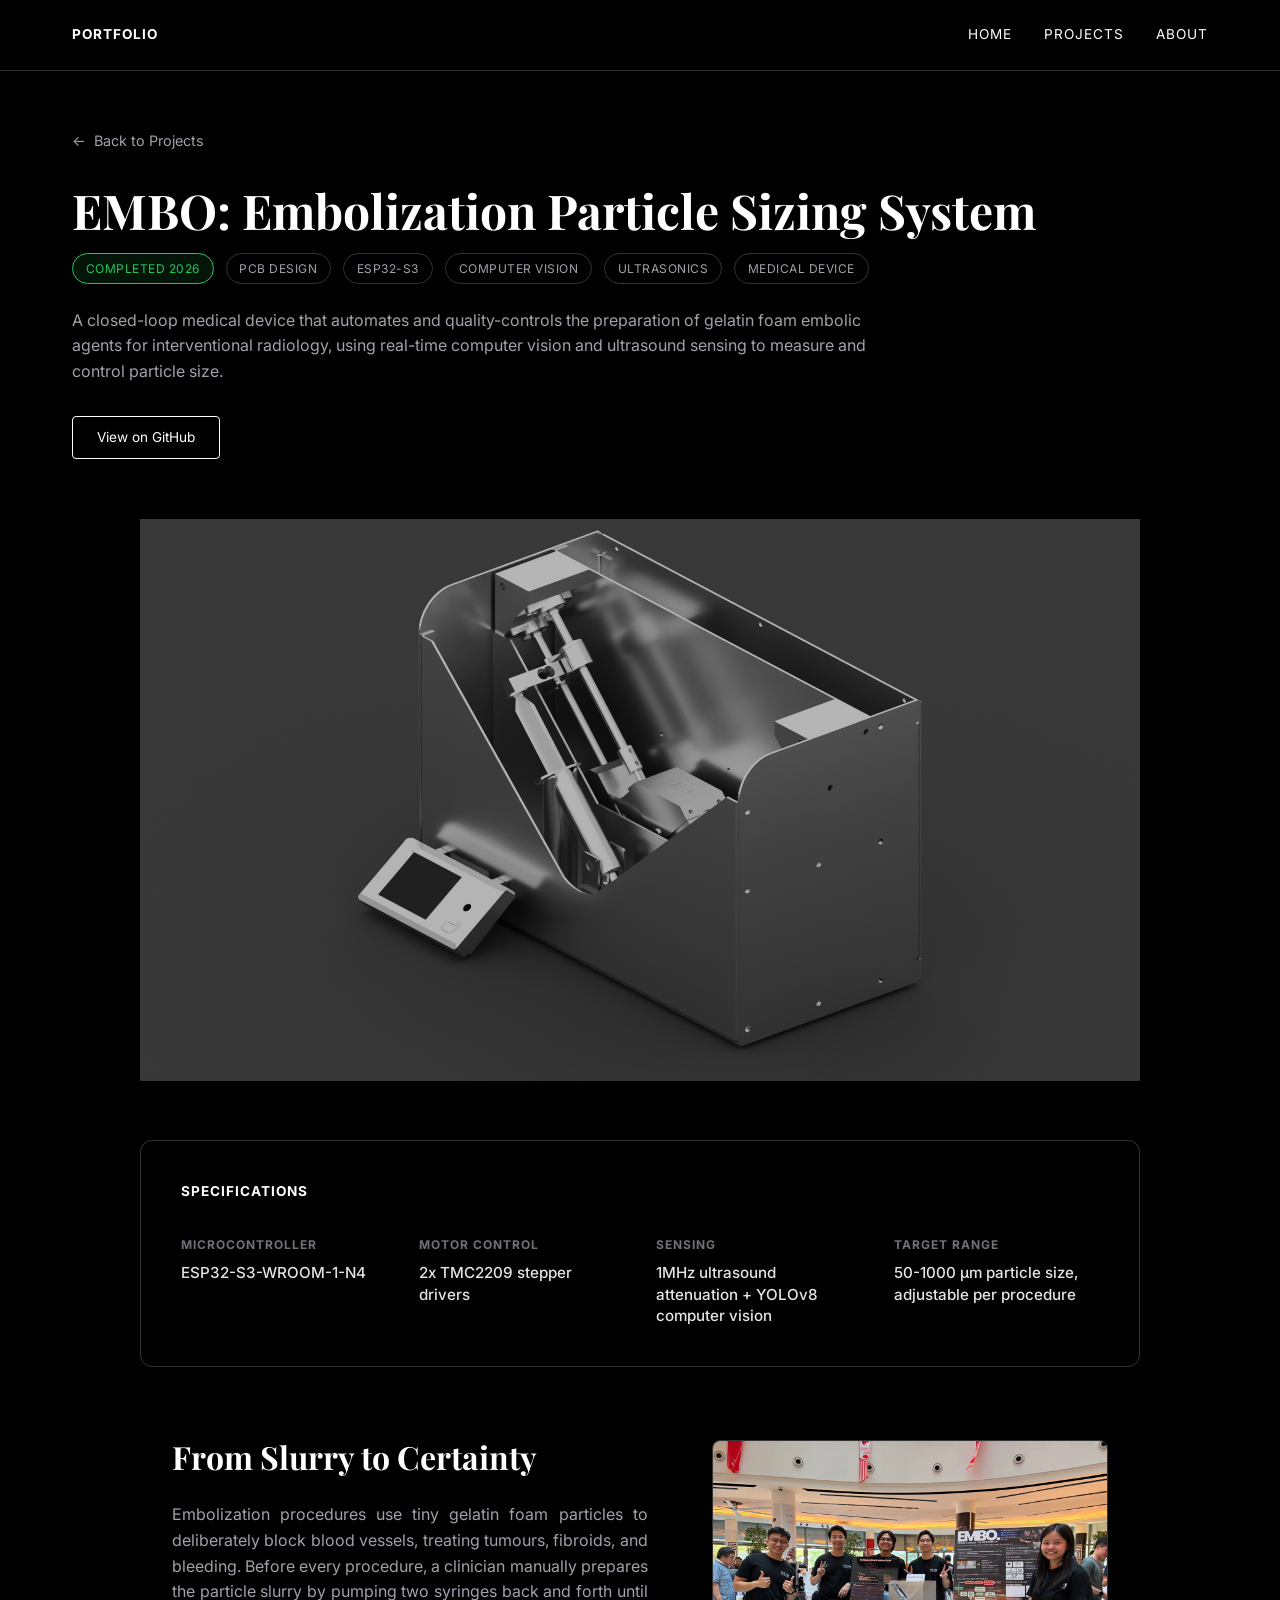
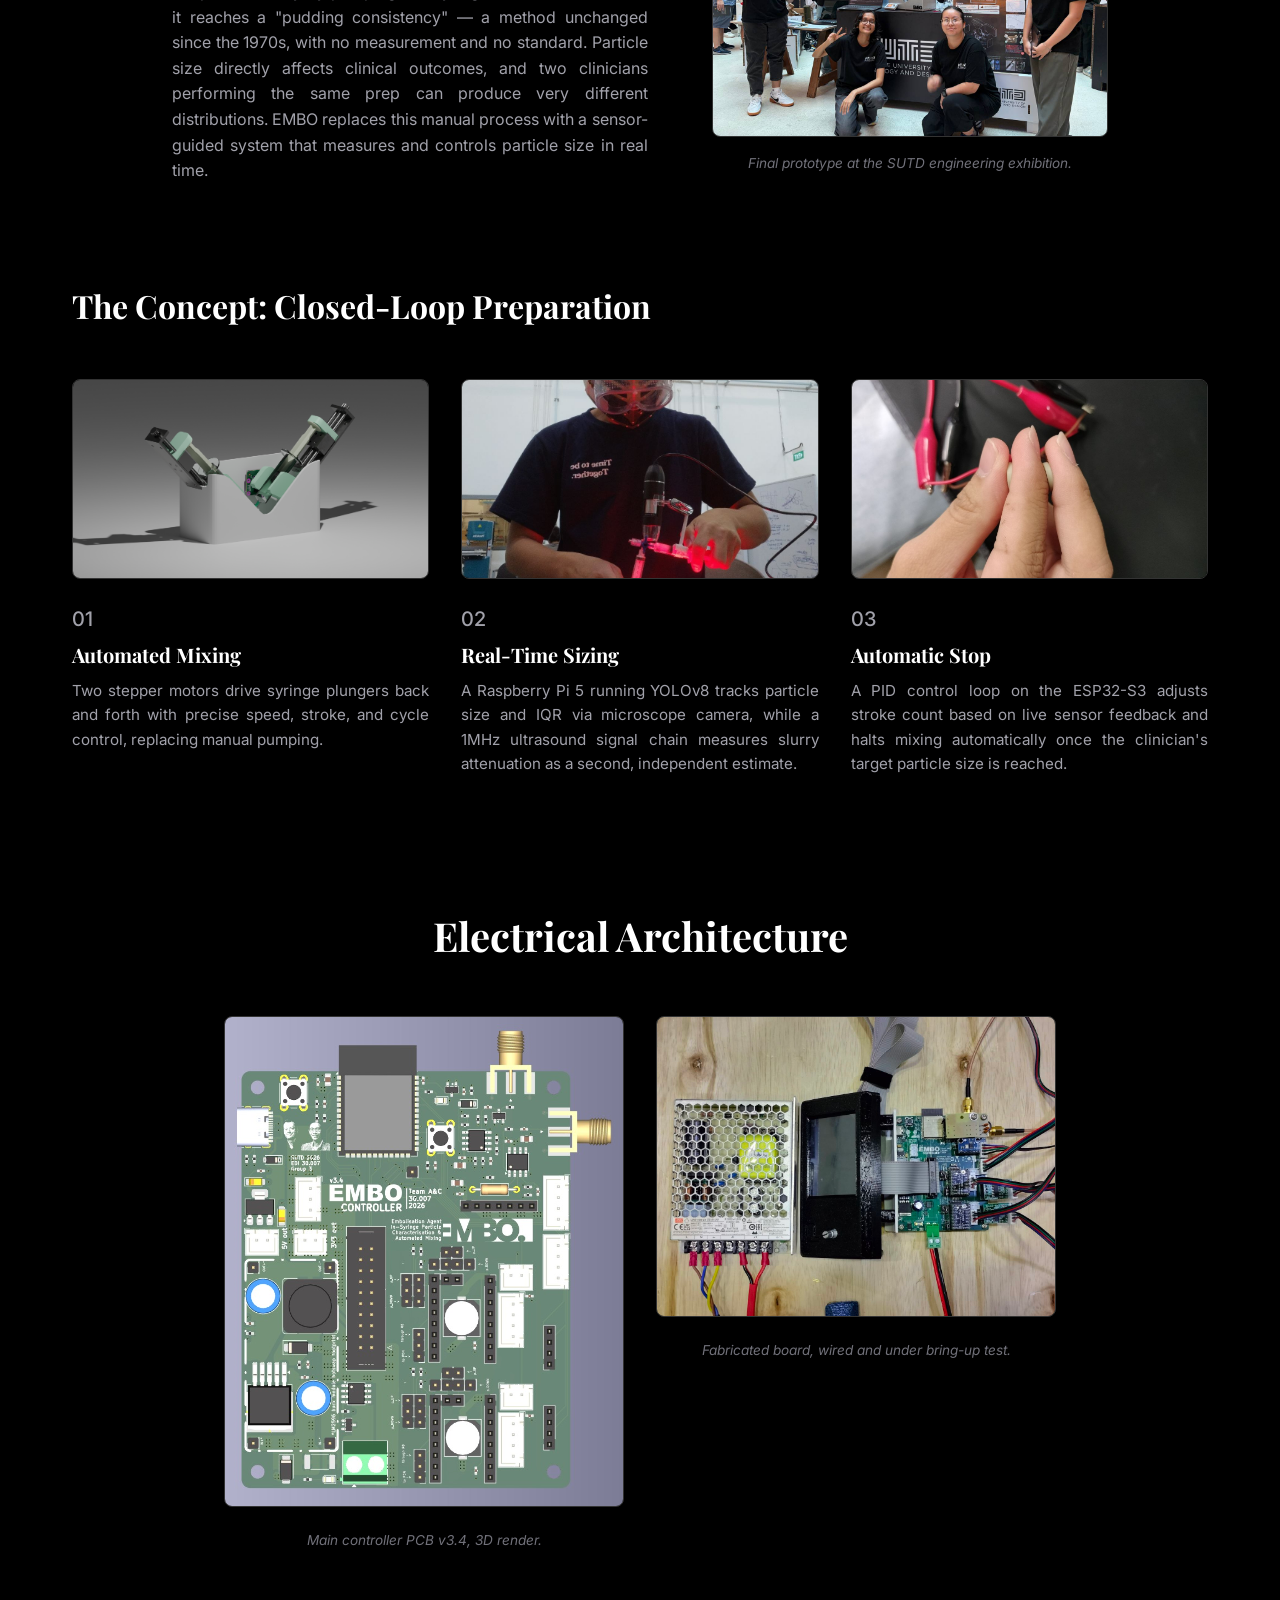
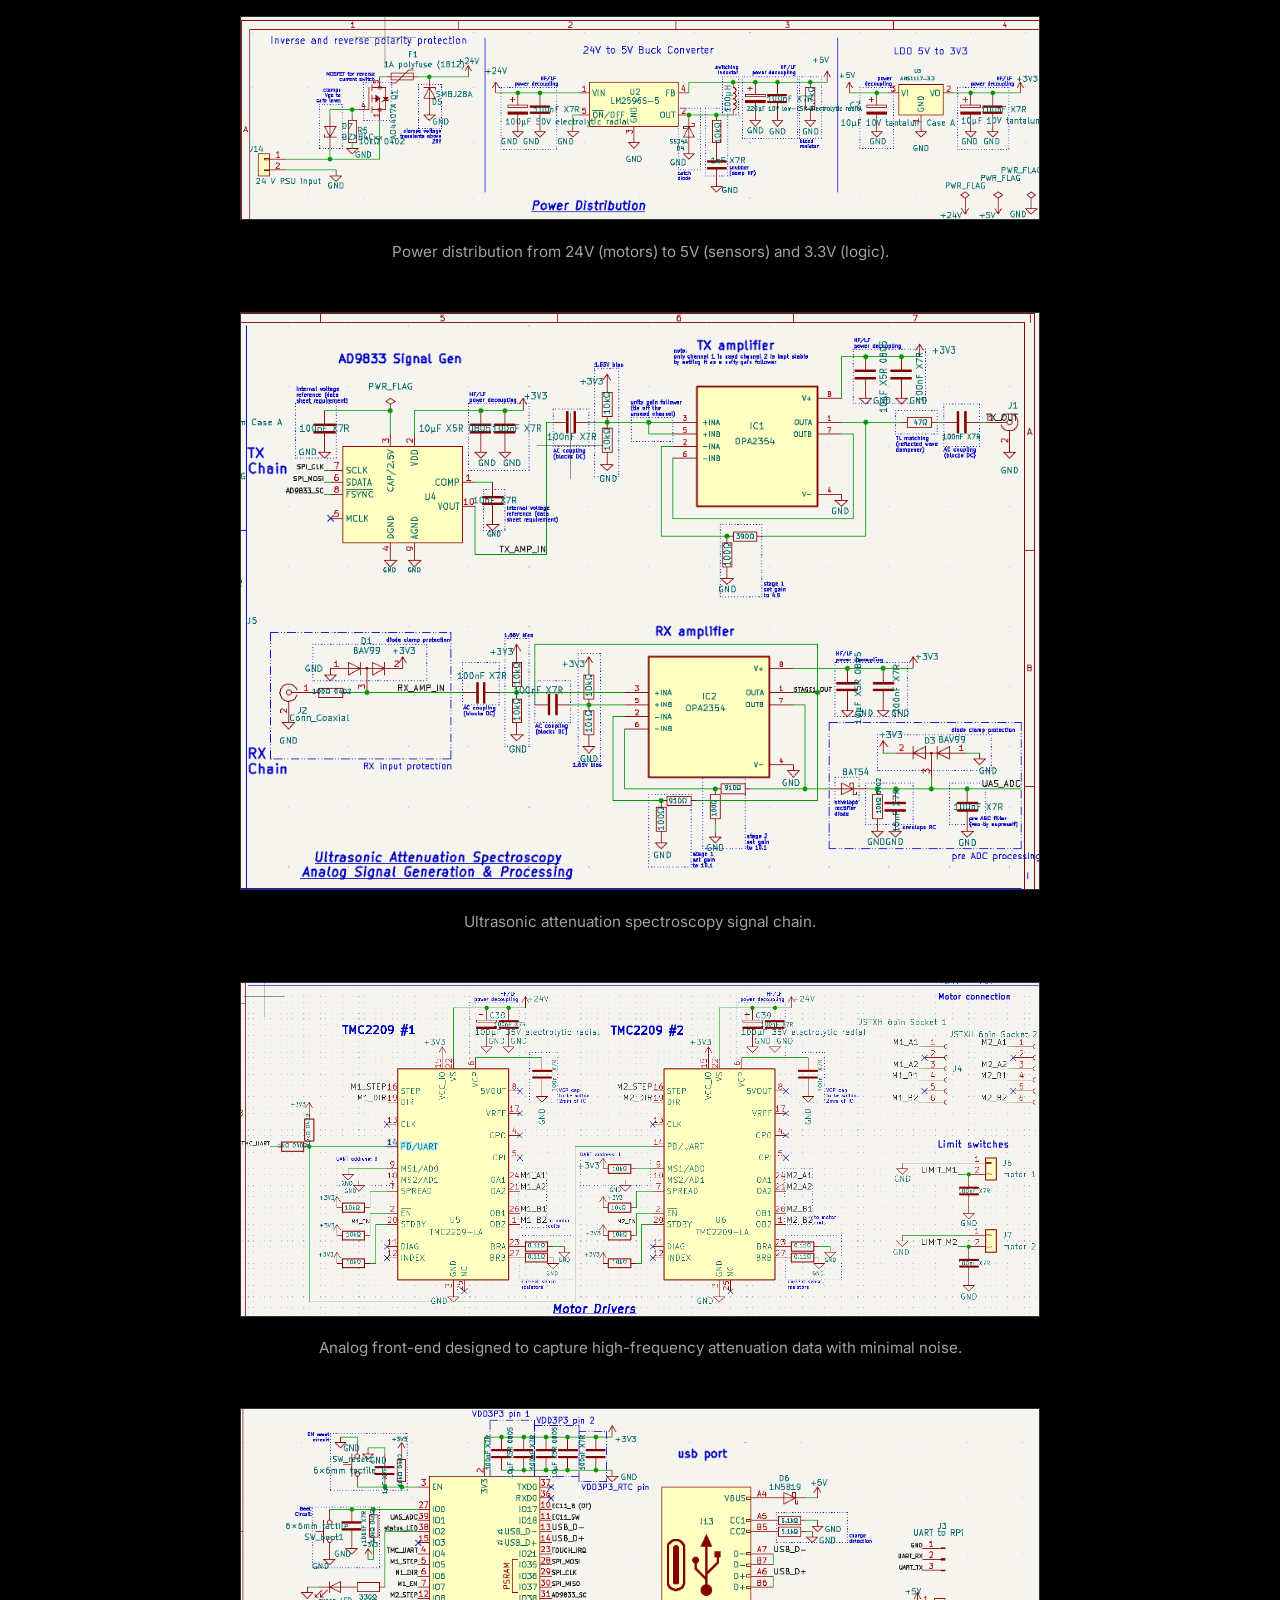
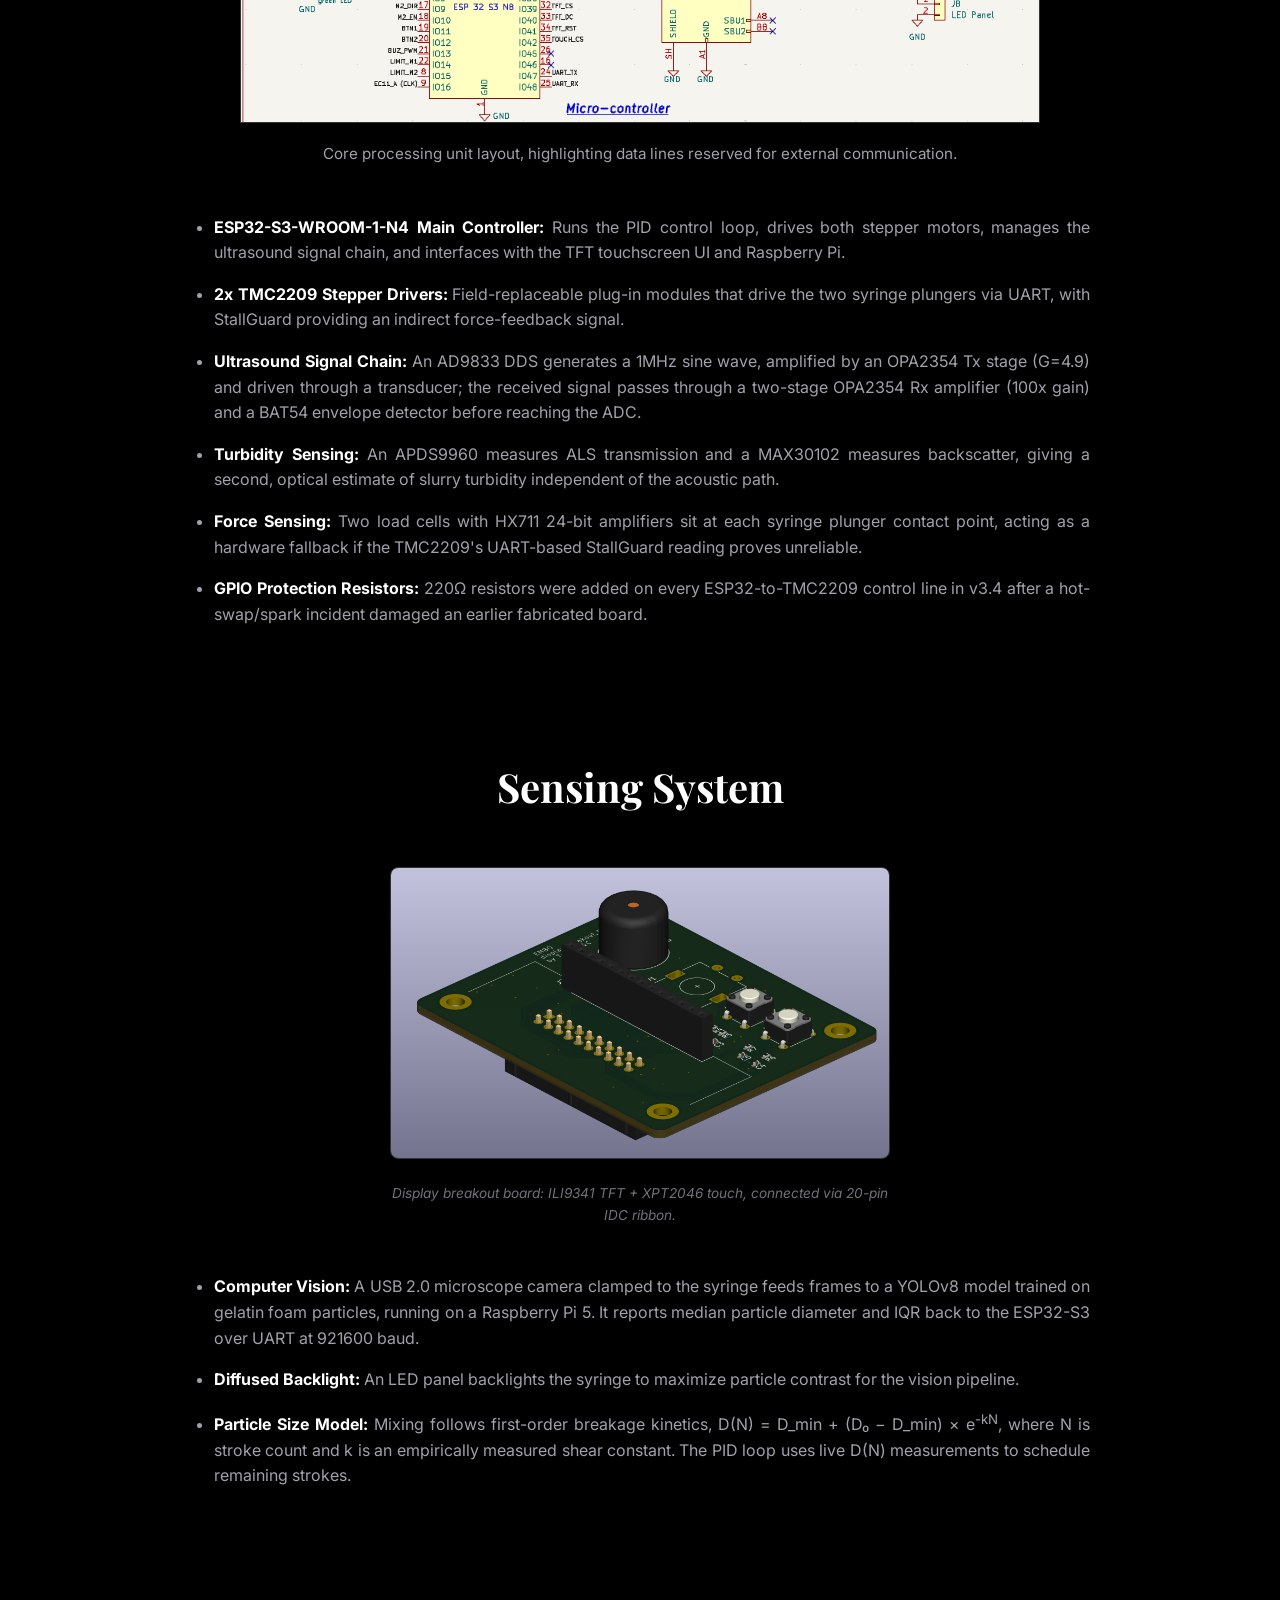
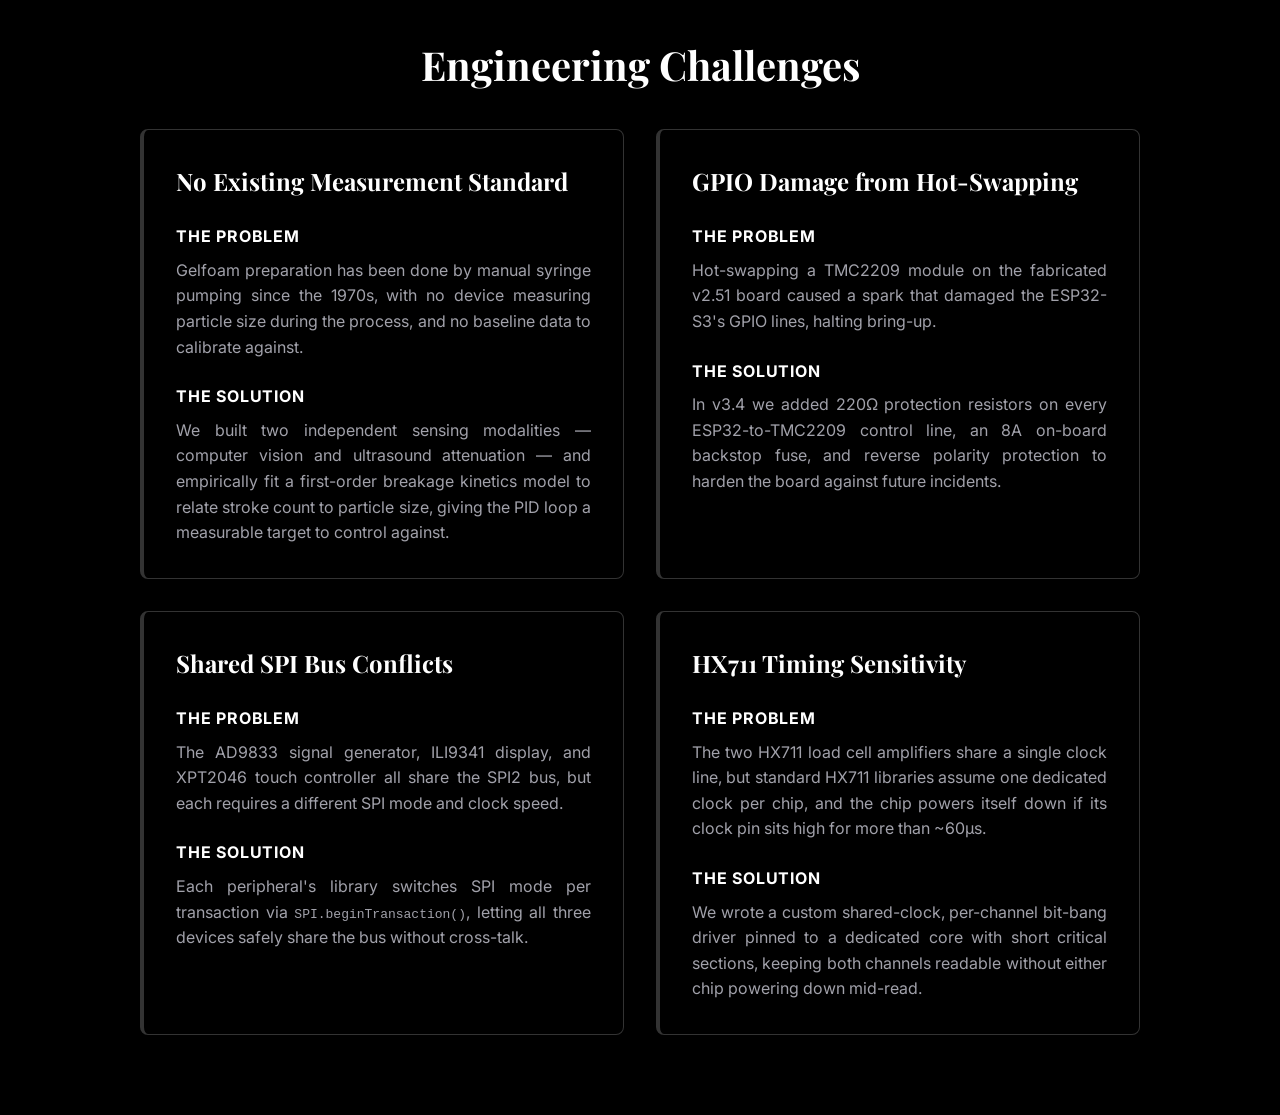
<file: embo/index.html>
<!DOCTYPE html>
<html lang="en">
<head>
    <meta charset="UTF-8">
    <meta name="viewport" content="width=device-width, initial-scale=1.0">
    <title>EMBO System | Engineering Portfolio</title>
    <link href="https://fonts.googleapis.com/css2?family=Inter:wght@300;400;500;600;700&family=Playfair+Display:wght@400;600;700&display=swap" rel="stylesheet">
    <link rel="stylesheet" href="../styles.css?v=5">
</head>
<body>

    <header>
        <nav>
            <div class="logo"><strong>PORTFOLIO</strong></div>
            <div class="nav-links">
                <a href="../index.html#home">Home</a>
                <a href="../index.html#projects">Projects</a>
                <a href="../index.html#about">About</a>
            </div>
        </nav>
    </header>

    <section class="container pt-nav project-header">
        <a href="../index.html#projects" class="back-link">
            <span>&larr;</span> Back to Projects
        </a>

        <h1>EMBO: Embolization Particle Sizing System</h1>

        <div class="tech-tags">
            <span class="tag tag-highlight">Completed 2026</span>
            <span class="tag">PCB Design</span>
            <span class="tag">ESP32-S3</span>
            <span class="tag">Computer Vision</span>
            <span class="tag">Ultrasonics</span>
            <span class="tag">Medical Device</span>
        </div>

        <p class="text-grey" style="max-width: 800px; margin-bottom: 1.5rem;">
            A closed-loop medical device that automates and quality-controls the preparation of gelatin foam embolic agents for interventional radiology, using real-time computer vision and ultrasound sensing to measure and control particle size.
        </p>

        <a href="https://github.com/markantosa/embo" target="_blank" class="btn-outline">
            View on GitHub
        </a>
    </section>

    <section class="container" style="padding-top: 2rem; padding-bottom: 0;">
        <div class="hero-image-large">
            <img src="photos/embo_hero.png" alt="EMBO Sheet Metal Case Render">
        </div>

        <div class="specs-container">
            <div class="specs-title">Specifications</div>
            <div class="specs-grid">
                <div class="spec-item">
                    <h4>Microcontroller</h4>
                    <p>ESP32-S3-WROOM-1-N4</p>
                </div>
                <div class="spec-item">
                    <h4>Motor Control</h4>
                    <p>2x TMC2209 stepper drivers</p>
                </div>
                <div class="spec-item">
                    <h4>Sensing</h4>
                    <p>1MHz ultrasound attenuation + YOLOv8 computer vision</p>
                </div>
                <div class="spec-item">
                    <h4>Target Range</h4>
                    <p>50-1000 &micro;m particle size, adjustable per procedure</p>
                </div>
            </div>
        </div>
    </section>

    <section class="bg-black">
        <div class="flex-split">
            <div class="flex-content">
                <h2>From Slurry to Certainty</h2>
                <p class="text-grey" style="text-align: justify;">
                    Embolization procedures use tiny gelatin foam particles to deliberately block blood vessels,
                    treating tumours, fibroids, and bleeding. Before every procedure, a clinician manually prepares
                    the particle slurry by pumping two syringes back and forth until it reaches a "pudding consistency"
                    &mdash; a method unchanged since the 1970s, with no measurement and no standard. Particle size directly
                    affects clinical outcomes, and two clinicians performing the same prep can produce very different
                    distributions. EMBO replaces this manual process with a sensor-guided system that measures and
                    controls particle size in real time.
                </p>
            </div>
            <div class="flex-image">
                <img src="photos/embogrp.jpg" alt="Team EMBO at exhibition">
                <div class="image-caption">Final prototype at the SUTD engineering exhibition.</div>
            </div>
        </div>
    </section>

    <section class="container" style="padding-top: 2rem; padding-bottom: 4rem;">
        <div style="margin-bottom: 3rem;">
            <h2 style="font-size: 2rem; margin-bottom: 1rem;">The Concept: Closed-Loop Preparation</h2>
        </div>

        <div class="projects-grid">
            <div class="project-card" style="background-color: transparent; border: none; padding: 0;">
                <div class="project-img placeholder-box" style="border-radius: 8px; border: 1px solid #333333; height: 200px;">
                    <img src="photos/embo_iso.png" alt="Step 1: Automated Mixing" style="object-fit: cover;">
                </div>
                <div class="step-number">01</div>
                <h3 class="project-title" style="margin-top: 0; font-size: 1.25rem;">Automated Mixing</h3>
                <p class="text-grey" style="font-size: 0.95rem; text-align: justify;">
                    Two stepper motors drive syringe plungers back and forth with precise speed, stroke, and cycle control, replacing manual pumping.
                </p>
            </div>

            <div class="project-card" style="background-color: transparent; border: none; padding: 0;">
                <div class="project-img placeholder-box" style="border-radius: 8px; border: 1px solid #333333; height: 200px;">
                    <img src="photos/embo_microscope_clamp.jpg" alt="Step 2: Real-Time Sizing" style="object-fit: cover;">
                </div>
                <div class="step-number">02</div>
                <h3 class="project-title" style="margin-top: 0; font-size: 1.25rem;">Real-Time Sizing</h3>
                <p class="text-grey" style="font-size: 0.95rem; text-align: justify;">
                    A Raspberry Pi 5 running YOLOv8 tracks particle size and IQR via microscope camera, while a 1MHz ultrasound signal chain measures slurry attenuation as a second, independent estimate.
                </p>
            </div>

            <div class="project-card" style="background-color: transparent; border: none; padding: 0;">
                <div class="project-img placeholder-box" style="border-radius: 8px; border: 1px solid #333333; height: 200px;">
                    <img src="photos/embo_piezo_test.jpg" alt="Step 3: Automatic Stop" style="object-fit: cover;">
                </div>
                <div class="step-number">03</div>
                <h3 class="project-title" style="margin-top: 0; font-size: 1.25rem;">Automatic Stop</h3>
                <p class="text-grey" style="font-size: 0.95rem; text-align: justify;">
                    A PID control loop on the ESP32-S3 adjusts stroke count based on live sensor feedback and halts mixing automatically once the clinician's target particle size is reached.
                </p>
            </div>
        </div>
    </section>

    <section class="bg-black">
        <div class="container" style="padding-top: 4rem; padding-bottom: 4rem;">

            <h2 style="text-align: center; margin-bottom: 3rem; font-size: 2.5rem;">Electrical Architecture</h2>

            <div style="display: flex; justify-content: center; margin-bottom: 4rem; gap: 2rem; flex-wrap: wrap;">
                <div style="width: 100%; max-width: 400px; border-radius: 8px;">
                    <img src="photos/embo_pcb_front.jpg" alt="Main Controller PCB v3.4" style="width: 100%; height: auto; object-fit: contain; border-radius: 8px; border: 1px solid #333333;">
                    <div class="image-caption">Main controller PCB v3.4, 3D render.</div>
                </div>
                <div style="width: 100%; max-width: 400px; border-radius: 8px;">
                    <img src="photos/embo_pcb_wired.jpg" alt="Fabricated PCB wired up" style="width: 100%; height: auto; object-fit: contain; border-radius: 8px; border: 1px solid #333333;">
                    <div class="image-caption">Fabricated board, wired and under bring-up test.</div>
                </div>
            </div>

            <div style="display: flex; justify-content: center; margin-bottom: 3rem;">
                <div style="width: 100%; max-width: 800px;">
                    <img src="photos/embo_schematic1.png" alt="Power distribution schematic" style="width: 100%; height: auto; border: 1px solid #333333;">
                    <p class="text-grey" style="font-size: 0.95rem; text-align: center; margin-top: 0.75rem;">Power distribution from 24V (motors) to 5V (sensors) and 3.3V (logic).</p>
                </div>
            </div>

            <div style="display: flex; justify-content: center; margin-bottom: 3rem;">
                <div style="width: 100%; max-width: 800px;">
                    <img src="photos/embo_schematic2.png" alt="Ultrasonic attenuation spectroscopy schematic" style="width: 100%; height: auto; border: 1px solid #333333;">
                    <p class="text-grey" style="font-size: 0.95rem; text-align: center; margin-top: 0.75rem;">Ultrasonic attenuation spectroscopy signal chain.</p>
                </div>
            </div>

            <div style="display: flex; justify-content: center; margin-bottom: 3rem;">
                <div style="width: 100%; max-width: 800px;">
                    <img src="photos/embo_schematic3.png" alt="Analog front-end schematic" style="width: 100%; height: auto; border: 1px solid #333333;">
                    <p class="text-grey" style="font-size: 0.95rem; text-align: center; margin-top: 0.75rem;">Analog front-end designed to capture high-frequency attenuation data with minimal noise.</p>
                </div>
            </div>

            <div style="display: flex; justify-content: center; margin-bottom: 3rem;">
                <div style="width: 100%; max-width: 800px;">
                    <img src="photos/embo_schematic4.png" alt="Core processing unit schematic" style="width: 100%; height: auto; border: 1px solid #333333;">
                    <p class="text-grey" style="font-size: 0.95rem; text-align: center; margin-top: 0.75rem;">Core processing unit layout, highlighting data lines reserved for external communication.</p>
                </div>
            </div>

            <div style="max-width: 900px; margin: 0 auto;">
                <ul style="list-style-position: outside; margin-left: 1.5rem;">
                    <li class="text-grey" style="margin-bottom: 1rem; text-align: justify;">
                        <strong style="color: #ffffff;">ESP32-S3-WROOM-1-N4 Main Controller:</strong> Runs the PID control loop, drives both stepper motors, manages the ultrasound signal chain, and interfaces with the TFT touchscreen UI and Raspberry Pi.
                    </li>
                    <li class="text-grey" style="margin-bottom: 1rem; text-align: justify;">
                        <strong style="color: #ffffff;">2x TMC2209 Stepper Drivers:</strong> Field-replaceable plug-in modules that drive the two syringe plungers via UART, with StallGuard providing an indirect force-feedback signal.
                    </li>
                    <li class="text-grey" style="margin-bottom: 1rem; text-align: justify;">
                        <strong style="color: #ffffff;">Ultrasound Signal Chain:</strong> An AD9833 DDS generates a 1MHz sine wave, amplified by an OPA2354 Tx stage (G=4.9) and driven through a transducer; the received signal passes through a two-stage OPA2354 Rx amplifier (100x gain) and a BAT54 envelope detector before reaching the ADC.
                    </li>
                    <li class="text-grey" style="margin-bottom: 1rem; text-align: justify;">
                        <strong style="color: #ffffff;">Turbidity Sensing:</strong> An APDS9960 measures ALS transmission and a MAX30102 measures backscatter, giving a second, optical estimate of slurry turbidity independent of the acoustic path.
                    </li>
                    <li class="text-grey" style="margin-bottom: 1rem; text-align: justify;">
                        <strong style="color: #ffffff;">Force Sensing:</strong> Two load cells with HX711 24-bit amplifiers sit at each syringe plunger contact point, acting as a hardware fallback if the TMC2209's UART-based StallGuard reading proves unreliable.
                    </li>
                    <li class="text-grey" style="text-align: justify;">
                        <strong style="color: #ffffff;">GPIO Protection Resistors:</strong> 220&Omega; resistors were added on every ESP32-to-TMC2209 control line in v3.4 after a hot-swap/spark incident damaged an earlier fabricated board.
                    </li>
                </ul>
            </div>
        </div>
    </section>

    <section class="bg-black">
        <div class="container" style="padding-top: 4rem; padding-bottom: 4rem;">

            <h2 style="text-align: center; margin-bottom: 3rem; font-size: 2.5rem;">Sensing System</h2>

            <div style="display: flex; justify-content: center; margin-bottom: 3rem;">
                <div style="width: 100%; max-width: 500px; border-radius: 8px;">
                    <img src="photos/embo_display_breakout.png" alt="Display breakout board 3D view" style="width: 100%; height: auto; object-fit: contain; border-radius: 8px; border: 1px solid #333333;">
                    <div class="image-caption">Display breakout board: ILI9341 TFT + XPT2046 touch, connected via 20-pin IDC ribbon.</div>
                </div>
            </div>

            <div style="max-width: 900px; margin: 0 auto;">
                <ul style="list-style-position: outside; margin-left: 1.5rem;">
                    <li class="text-grey" style="margin-bottom: 1rem; text-align: justify;">
                        <strong style="color: #ffffff;">Computer Vision:</strong> A USB 2.0 microscope camera clamped to the syringe feeds frames to a YOLOv8 model trained on gelatin foam particles, running on a Raspberry Pi 5. It reports median particle diameter and IQR back to the ESP32-S3 over UART at 921600 baud.
                    </li>
                    <li class="text-grey" style="margin-bottom: 1rem; text-align: justify;">
                        <strong style="color: #ffffff;">Diffused Backlight:</strong> An LED panel backlights the syringe to maximize particle contrast for the vision pipeline.
                    </li>
                    <li class="text-grey" style="text-align: justify;">
                        <strong style="color: #ffffff;">Particle Size Model:</strong> Mixing follows first-order breakage kinetics, D(N) = D_min + (D&#8320; &minus; D_min) &times; e<sup>-kN</sup>, where N is stroke count and k is an empirically measured shear constant. The PID loop uses live D(N) measurements to schedule remaining strokes.
                    </li>
                </ul>
            </div>
        </div>
    </section>

    <section class="container">
        <div class="section-header" style="margin-bottom: 2rem;">
            <h2>Engineering Challenges</h2>
        </div>

        <div class="challenge-grid">
            <div class="challenge-box">
                <h3 style="margin-bottom: 0;">No Existing Measurement Standard</h3>

                <h4 style="color: #ffffff; margin-top: 1.5rem; margin-bottom: 0.5rem; font-size: 1rem; text-transform: uppercase; letter-spacing: 0.05em;">The Problem</h4>
                <p class="text-grey" style="text-align: justify; margin: 0;">
                    Gelfoam preparation has been done by manual syringe pumping since the 1970s, with no device measuring particle size during the process, and no baseline data to calibrate against.
                </p>

                <h4 style="color: #ffffff; margin-top: 1.5rem; margin-bottom: 0.5rem; font-size: 1rem; text-transform: uppercase; letter-spacing: 0.05em;">The Solution</h4>
                <p class="text-grey" style="text-align: justify; margin: 0;">
                    We built two independent sensing modalities &mdash; computer vision and ultrasound attenuation &mdash; and empirically fit a first-order breakage kinetics model to relate stroke count to particle size, giving the PID loop a measurable target to control against.
                </p>
            </div>

            <div class="challenge-box">
                <h3 style="margin-bottom: 0;">GPIO Damage from Hot-Swapping</h3>

                <h4 style="color: #ffffff; margin-top: 1.5rem; margin-bottom: 0.5rem; font-size: 1rem; text-transform: uppercase; letter-spacing: 0.05em;">The Problem</h4>
                <p class="text-grey" style="text-align: justify; margin: 0;">
                    Hot-swapping a TMC2209 module on the fabricated v2.51 board caused a spark that damaged the ESP32-S3's GPIO lines, halting bring-up.
                </p>

                <h4 style="color: #ffffff; margin-top: 1.5rem; margin-bottom: 0.5rem; font-size: 1rem; text-transform: uppercase; letter-spacing: 0.05em;">The Solution</h4>
                <p class="text-grey" style="text-align: justify; margin: 0;">
                    In v3.4 we added 220&Omega; protection resistors on every ESP32-to-TMC2209 control line, an 8A on-board backstop fuse, and reverse polarity protection to harden the board against future incidents.
                </p>
            </div>

            <div class="challenge-box">
                <h3 style="margin-bottom: 0;">Shared SPI Bus Conflicts</h3>

                <h4 style="color: #ffffff; margin-top: 1.5rem; margin-bottom: 0.5rem; font-size: 1rem; text-transform: uppercase; letter-spacing: 0.05em;">The Problem</h4>
                <p class="text-grey" style="text-align: justify; margin: 0;">
                    The AD9833 signal generator, ILI9341 display, and XPT2046 touch controller all share the SPI2 bus, but each requires a different SPI mode and clock speed.
                </p>

                <h4 style="color: #ffffff; margin-top: 1.5rem; margin-bottom: 0.5rem; font-size: 1rem; text-transform: uppercase; letter-spacing: 0.05em;">The Solution</h4>
                <p class="text-grey" style="text-align: justify; margin: 0;">
                    Each peripheral's library switches SPI mode per transaction via <code>SPI.beginTransaction()</code>, letting all three devices safely share the bus without cross-talk.
                </p>
            </div>

            <div class="challenge-box">
                <h3 style="margin-bottom: 0;">HX711 Timing Sensitivity</h3>

                <h4 style="color: #ffffff; margin-top: 1.5rem; margin-bottom: 0.5rem; font-size: 1rem; text-transform: uppercase; letter-spacing: 0.05em;">The Problem</h4>
                <p class="text-grey" style="text-align: justify; margin: 0;">
                    The two HX711 load cell amplifiers share a single clock line, but standard HX711 libraries assume one dedicated clock per chip, and the chip powers itself down if its clock pin sits high for more than ~60&micro;s.
                </p>

                <h4 style="color: #ffffff; margin-top: 1.5rem; margin-bottom: 0.5rem; font-size: 1rem; text-transform: uppercase; letter-spacing: 0.05em;">The Solution</h4>
                <p class="text-grey" style="text-align: justify; margin: 0;">
                    We wrote a custom shared-clock, per-channel bit-bang driver pinned to a dedicated core with short critical sections, keeping both channels readable without either chip powering down mid-read.
                </p>
            </div>
        </div>
    </section>

</body>
</html>
</file>
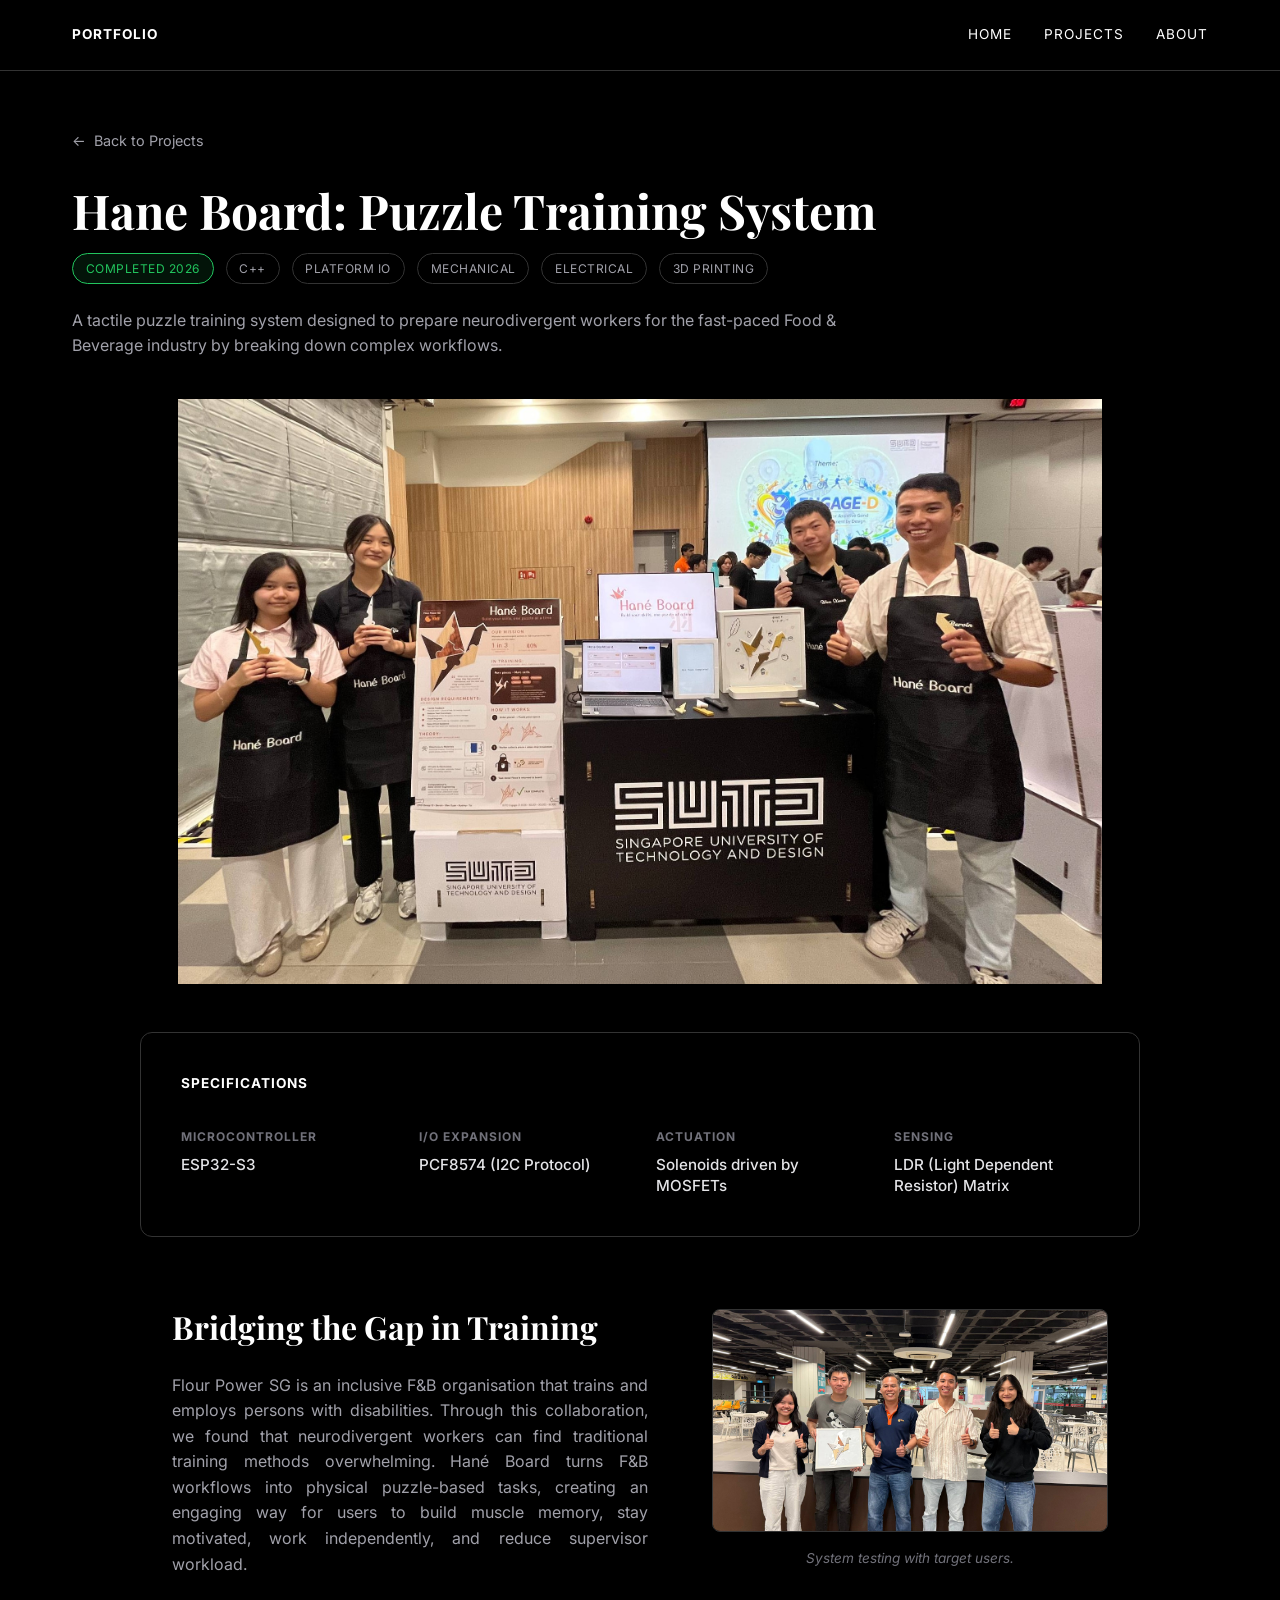
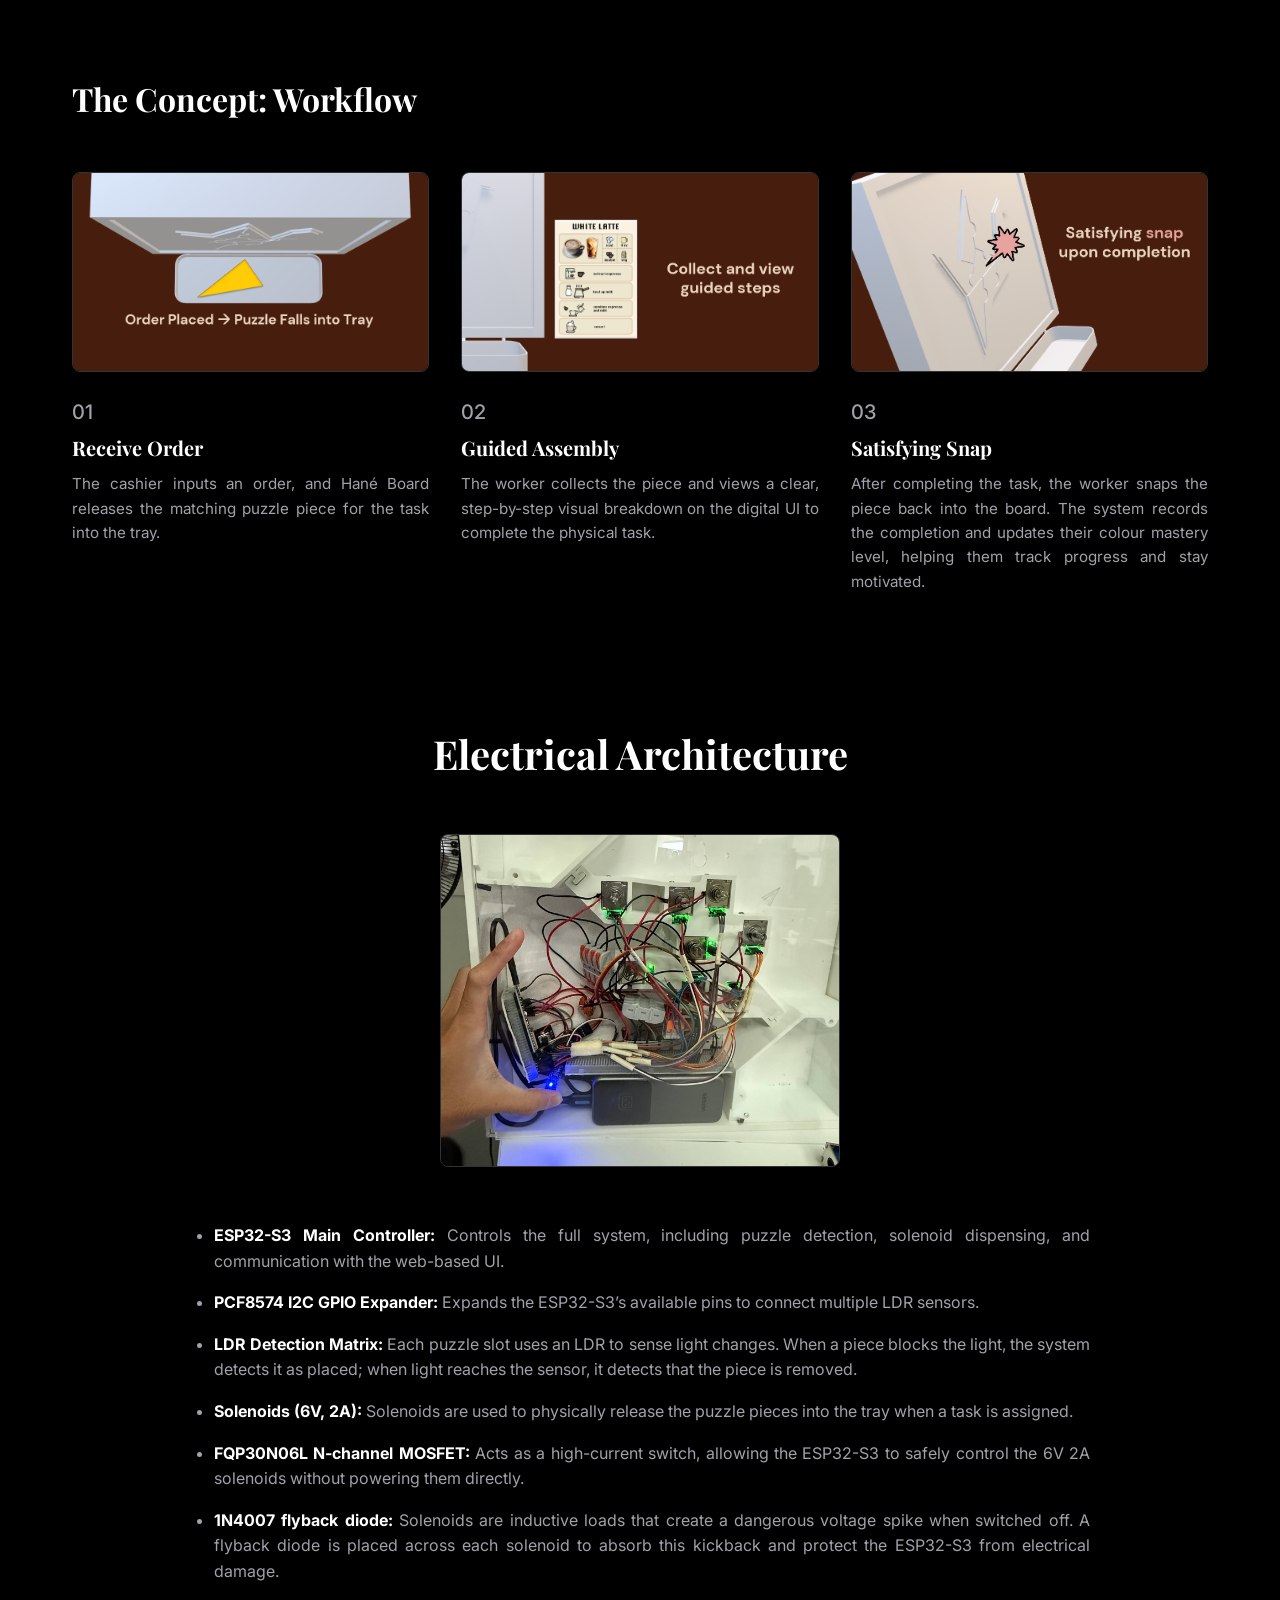
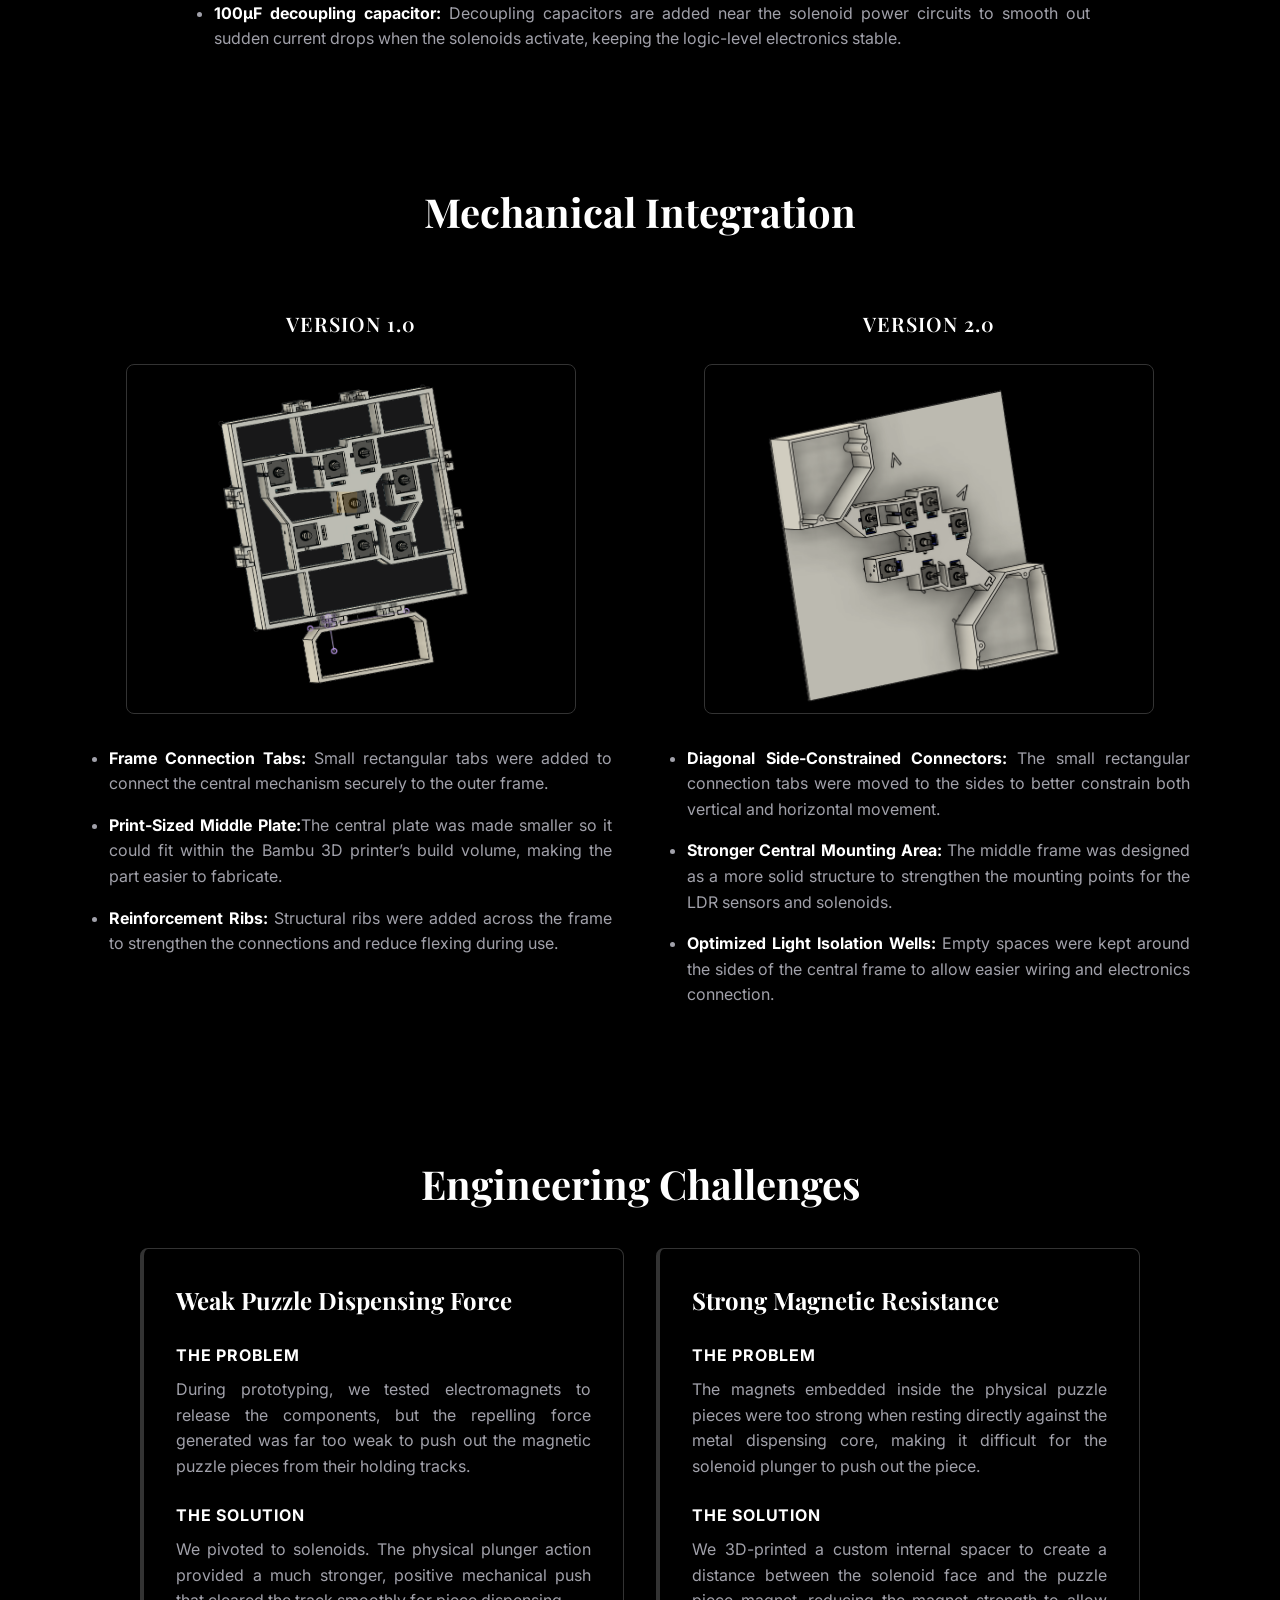
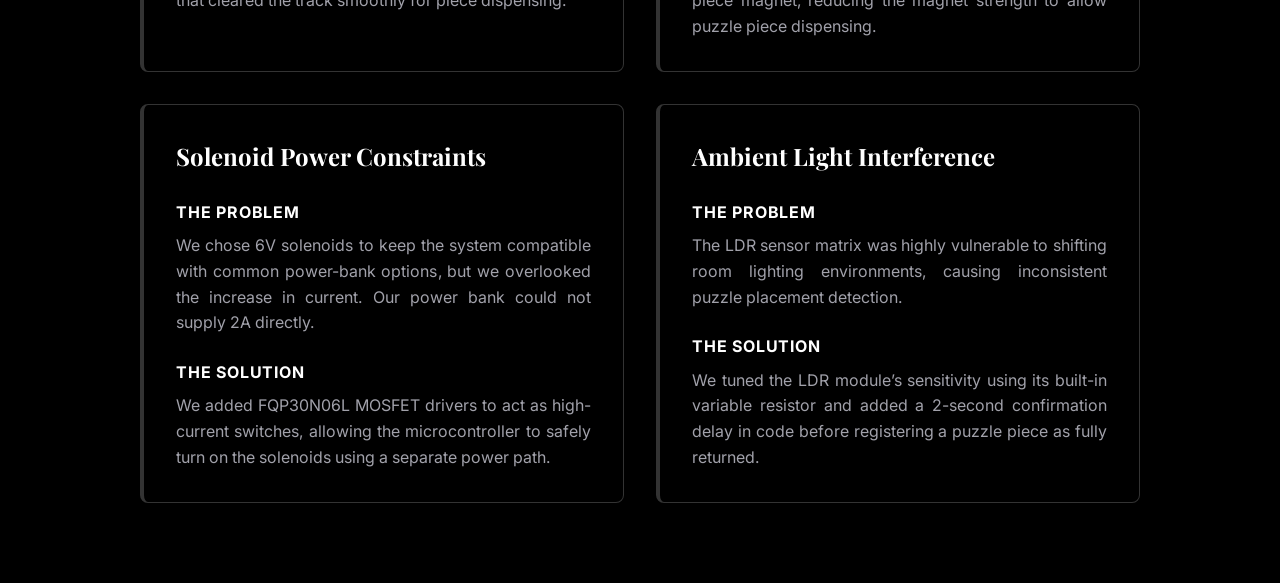
<file: haneboard/index.html>
<!DOCTYPE html>
<html lang="en">
<head>
    <meta charset="UTF-8">
    <meta name="viewport" content="width=device-width, initial-scale=1.0">
    <title>Hane Board | Engineering Portfolio</title>
    <link href="https://fonts.googleapis.com/css2?family=Inter:wght@300;400;500;600;700&family=Playfair+Display:wght@400;600;700&display=swap" rel="stylesheet">
    <link rel="stylesheet" href="../styles.css?v=5">
</head>
<body>

    <header>
        <nav>
            <div class="logo"><strong>PORTFOLIO</strong></div>
            <div class="nav-links">
                <a href="../index.html#home">Home</a>
                <a href="../index.html#projects">Projects</a>
                <a href="../index.html#about">About</a>
            </div>
        </nav>
    </header>

    <section class="container pt-nav project-header">
        <a href="../index.html#projects" class="back-link">
            <span>&larr;</span> Back to Projects
        </a>

        <h1>Hane Board: Puzzle Training System</h1>
        
        <div class="tech-tags">
            <span class="tag tag-highlight">Completed 2026</span>
            <span class="tag">C++</span>
            <span class="tag">Platform IO</span>
            <span class="tag">Mechanical</span>
            <span class="tag">Electrical</span>
            <span class="tag">3D Printing</span>
        </div>

        <p class="text-grey" style="max-width: 800px; margin-bottom: 1.5rem;">
            A tactile puzzle training system designed to prepare neurodivergent workers for the fast-paced Food & Beverage industry by breaking down complex workflows.
        </p>
    </section>

    <section class="container" style="padding-top: 0; padding-bottom: 0;">
        <div class="hero-image-large">
            <img src="photos/cp01_group.jpg" alt="Hane Board System">
        </div>

        <div class="specs-container">
            <div class="specs-title">Specifications</div>
            <div class="specs-grid">
                <div class="spec-item">
                    <h4>Microcontroller</h4>
                    <p>ESP32-S3</p>
                </div>
                <div class="spec-item">
                    <h4>I/O Expansion</h4>
                    <p>PCF8574 (I2C Protocol)</p>
                </div>
                <div class="spec-item">
                    <h4>Actuation</h4>
                    <p>Solenoids driven by MOSFETs</p>
                </div>
                <div class="spec-item">
                    <h4>Sensing</h4>
                    <p>LDR (Light Dependent Resistor) Matrix</p>
                </div>
            </div>
        </div>
    </section>

    <section class="bg-black">
        <div class="flex-split">
            <div class="flex-content">
                <h2>Bridging the Gap in Training</h2>
                <p class="text-grey" style="text-align: justify;">
                    Flour Power SG is an inclusive F&B organisation that trains 
                    and employs persons with disabilities. Through this collaboration, 
                    we found that neurodivergent workers can find traditional training 
                    methods overwhelming. Hané Board turns F&B workflows into physical 
                    puzzle-based tasks, creating an engaging way for users to build muscle 
                    memory, stay motivated, work independently, and reduce supervisor workload.
                </p>
            </div>
            <div class="flex-image">
                <img src="photos/hanegrp.jpg" alt="Tactile Training Interface">
                <div class="image-caption">System testing with target users.</div>
            </div>
        </div>
    </section>

    <section class="container" style="padding-top: 2rem; padding-bottom: 4rem;">
        <div style="margin-bottom: 3rem;">
            <h2 style="font-size: 2rem; margin-bottom: 1rem;">The Concept: Workflow</h2>
        </div>

        <div class="projects-grid">
            <div class="project-card" style="background-color: transparent; border: none; padding: 0;">
                <div class="project-img placeholder-box" style="border-radius: 8px; border: 1px solid #333333; height: 200px;">
                    <img src="photos/hanestep1.png" alt="Step 1: Receive Order" style="object-fit: cover;">
                </div>
                <div class="step-number">01</div>
                <h3 class="project-title" style="margin-top: 0; font-size: 1.25rem;">Receive Order</h3>
                <p class="text-grey" style="font-size: 0.95rem; text-align: justify;">
                    The cashier inputs an order, and Hané Board releases the matching puzzle piece for the task into the tray.
                </p>
            </div>

            <div class="project-card" style="background-color: transparent; border: none; padding: 0;">
                <div class="project-img placeholder-box" style="border-radius: 8px; border: 1px solid #333333; height: 200px;">
                    <img src="photos/hanestep2.png" alt="Step 2: Guided Assembly" style="object-fit: cover;">
                </div>
                <div class="step-number">02</div>
                <h3 class="project-title" style="margin-top: 0; font-size: 1.25rem;">Guided Assembly</h3>
                <p class="text-grey" style="font-size: 0.95rem; text-align: justify;">
                    The worker collects the piece and views a clear, step-by-step visual breakdown on the digital UI to complete the physical task.
                </p>
            </div>

            <div class="project-card" style="background-color: transparent; border: none; padding: 0;">
                <div class="project-img placeholder-box" style="border-radius: 8px; border: 1px solid #333333; height: 200px;">
                    <img src="photos/hanestep3.png" alt="Step 3: Satisfying Snap" style="object-fit: cover;">
                </div>
                <div class="step-number">03</div>
                <h3 class="project-title" style="margin-top: 0; font-size: 1.25rem;">Satisfying Snap</h3>
                <p class="text-grey" style="font-size: 0.95rem; text-align: justify;">
                    After completing the task, the worker snaps the piece back into the board. The system records the completion and
                    updates their colour mastery level, helping them track progress and stay motivated.</p>
            </div>
        </div>
    </section>

    <section class="bg-black">
        <div class="container" style="padding-top: 4rem; padding-bottom: 4rem;">
            
            <h2 style="text-align: center; margin-bottom: 3rem; font-size: 2.5rem;">Electrical Architecture</h2>
            
            <div style="display: flex; justify-content: center; margin-bottom: 3rem;">
                <div style="width: 100%; max-width: 400px; border-radius: 8px;">
                    <img src="photos/electronics.jpg" alt="Electrical Hardware Setup" style="width: 100%; height: auto; object-fit: contain; border-radius: 8px; border: 1px solid #333333;">
                </div>
            </div>

            <div style="max-width: 900px; margin: 0 auto;">
                <ul style="list-style-position: outside; margin-left: 1.5rem;">
                    <li class="text-grey" style="margin-bottom: 1rem; text-align: justify;">
                        <strong style="color: #ffffff;">ESP32-S3 Main Controller:</strong> Controls the full system, including puzzle detection, solenoid dispensing, and communication with the web-based UI.
                    </li>
                    <li class="text-grey" style="margin-bottom: 1rem; text-align: justify;">
                        <strong style="color: #ffffff;">PCF8574 I2C GPIO Expander:</strong> Expands the ESP32-S3’s available pins to connect multiple LDR sensors.
                    </li>
                    <li class="text-grey" style="margin-bottom: 1rem; text-align: justify;">
                        <strong style="color: #ffffff;">LDR Detection Matrix:</strong> Each puzzle slot uses an LDR to sense light changes. When a piece blocks the light, the system detects it as placed; when light reaches the sensor, it detects that the piece is removed.
                    </li>
                    <li class="text-grey" style="margin-bottom: 1rem; text-align: justify;">
                        <strong style="color: #ffffff;">Solenoids (6V, 2A):</strong> Solenoids are used to physically release the puzzle pieces into the tray when a task is assigned.
                    </li>
                    <li class="text-grey" style="margin-bottom: 1rem; text-align: justify;">
                        <strong style="color: #ffffff;">FQP30N06L N-channel MOSFET:</strong> Acts as a high-current switch, allowing the ESP32-S3 to safely control the 6V 2A solenoids without powering them directly.
                    </li>
                    <li class="text-grey" style="margin-bottom: 1rem; text-align: justify;">
                        <strong style="color: #ffffff;">1N4007 flyback diode:</strong> Solenoids are inductive loads that create a dangerous voltage spike when switched off. A flyback diode is placed across each solenoid to absorb this kickback and protect the ESP32-S3 from electrical damage.
                    </li>
                    <li class="text-grey" style="text-align: justify;">
                        <strong style="color: #ffffff;">100µF decoupling capacitor:</strong> Decoupling capacitors are added near the solenoid power circuits to smooth out sudden current drops when the solenoids activate, keeping the logic-level electronics stable.
                    </li>
                </ul>
            </div>
        </div>
    </section>

    <section class="bg-black">
        <div class="container" style="padding-top: 4rem; padding-bottom: 4rem;">
            
            <h2 style="text-align: center; margin-bottom: 4rem; font-size: 2.5rem;">Mechanical Integration</h2>
            
            <div style="display: grid; grid-template-columns: repeat(auto-fit, minmax(350px, 1fr)); gap: 3.5rem; max-width: 1100px; margin: 0 auto;">
                
                <div style="display: flex; flex-direction: column;">
                    <h3 style="color: #ffffff; font-size: 1.25rem; font-weight: 600; letter-spacing: 0.05em; text-transform: uppercase; margin-bottom: 1.5rem; text-align: center;">Version 1.0</h3>
                    
                    <div style="width: 100%; border-radius: 8px; margin-bottom: 2rem; display: flex; justify-content: center;">
                        <img src="photos/frame1.png" alt="Mechanical Integration V1" style="width: 100%; max-width: 450px; height: 350px; object-fit: contain; border-radius: 8px; border: 1px solid #333333;">
                    </div>

                    <ul style="list-style-position: outside; margin-left: 1.2rem; padding: 0;">
                        <li class="text-grey" style="margin-bottom: 1rem; text-align: justify;">
                            <strong style="color: #ffffff;">Frame Connection Tabs:</strong> Small rectangular tabs were added to connect the central mechanism securely to the outer frame.
                        </li>
                        <li class="text-grey" style="margin-bottom: 1rem; text-align: justify;">
                            <strong style="color: #ffffff;">Print-Sized Middle Plate:</strong>The central plate was made smaller so it could fit within the Bambu 3D printer’s build volume, making the part easier to fabricate.
                        </li>
                        <li class="text-grey" style="text-align: justify;">
                            <strong style="color: #ffffff;">Reinforcement Ribs:</strong> Structural ribs were added across the frame to strengthen the connections and reduce flexing during use.
                        </li>
                    </ul>
                </div>

                <div style="display: flex; flex-direction: column;">
                    <h3 style="color: #ffffff; font-size: 1.25rem; font-weight: 600; letter-spacing: 0.05em; text-transform: uppercase; margin-bottom: 1.5rem; text-align: center;">Version 2.0</h3>
                    
                    <div style="width: 100%; border-radius: 8px; margin-bottom: 2rem; display: flex; justify-content: center;">
                        <img src="photos/frame2.png" alt="Mechanical Integration V2" style="width: 100%; max-width: 450px; height: 350px; object-fit: contain; border-radius: 8px; border: 1px solid #333333;">
                    </div>

                    <ul style="list-style-position: outside; margin-left: 1.2rem; padding: 0;">
                        <li class="text-grey" style="margin-bottom: 1rem; text-align: justify;">
                            <strong style="color: #ffffff;">Diagonal Side-Constrained Connectors:</strong> The small rectangular connection tabs were moved to the sides to better constrain both vertical and horizontal movement.
                        </li>
                        <li class="text-grey" style="margin-bottom: 1rem; text-align: justify;">
                            <strong style="color: #ffffff;">Stronger Central Mounting Area:</strong> The middle frame was designed as a more solid structure to strengthen the mounting points for the LDR sensors and solenoids.
                        </li>
                        <li class="text-grey" style="text-align: justify;">
                            <strong style="color: #ffffff;">Optimized Light Isolation Wells:</strong> Empty spaces were kept around the sides of the central frame to allow easier wiring and electronics connection.
                        </li>
                    </ul>
                </div>

            </div>
        </div>
    </section>

    <section class="container">
        <div class="section-header" style="margin-bottom: 2rem;">
            <h2>Engineering Challenges</h2>
        </div>
        
        <div class="challenge-grid">
            <div class="challenge-box">
                <h3 style="margin-bottom: 0;">Weak Puzzle Dispensing Force</h3>
                
                <h4 style="color: #ffffff; margin-top: 1.5rem; margin-bottom: 0.5rem; font-size: 1rem; text-transform: uppercase; letter-spacing: 0.05em;">The Problem</h4>
                <p class="text-grey" style="text-align: justify; margin: 0;">
                    During prototyping, we tested electromagnets to release the components, but the repelling force generated was far too weak to push out the magnetic puzzle pieces from their holding tracks.
                </p>
                
                <h4 style="color: #ffffff; margin-top: 1.5rem; margin-bottom: 0.5rem; font-size: 1rem; text-transform: uppercase; letter-spacing: 0.05em;">The Solution</h4>
                <p class="text-grey" style="text-align: justify; margin: 0;">
                    We pivoted to solenoids. The physical plunger action provided a much stronger, positive mechanical push that cleared the track smoothly for piece dispensing.
                </p>
            </div>

            <div class="challenge-box">
                <h3 style="margin-bottom: 0;">Strong Magnetic Resistance</h3>
                
                <h4 style="color: #ffffff; margin-top: 1.5rem; margin-bottom: 0.5rem; font-size: 1rem; text-transform: uppercase; letter-spacing: 0.05em;">The Problem</h4>
                <p class="text-grey" style="text-align: justify; margin: 0;">
                    The magnets embedded inside the physical puzzle pieces were too strong when resting directly against the metal dispensing core, making it difficult for the solenoid plunger to push out the piece.
                </p>
                
                <h4 style="color: #ffffff; margin-top: 1.5rem; margin-bottom: 0.5rem; font-size: 1rem; text-transform: uppercase; letter-spacing: 0.05em;">The Solution</h4>
                <p class="text-grey" style="text-align: justify; margin: 0;">
                    We 3D-printed a custom internal spacer to create a distance between the solenoid face and the puzzle piece magnet, reducing the magnet strength to allow puzzle piece dispensing.
                </p>
            </div>

            <div class="challenge-box">
                <h3 style="margin-bottom: 0;">Solenoid Power Constraints</h3>
                
                <h4 style="color: #ffffff; margin-top: 1.5rem; margin-bottom: 0.5rem; font-size: 1rem; text-transform: uppercase; letter-spacing: 0.05em;">The Problem</h4>
                <p class="text-grey" style="text-align: justify; margin: 0;">
                    We chose 6V solenoids to keep the system compatible with common power-bank options, but we overlooked the increase in current. Our power bank could not supply 2A directly.
                </p>
                
                <h4 style="color: #ffffff; margin-top: 1.5rem; margin-bottom: 0.5rem; font-size: 1rem; text-transform: uppercase; letter-spacing: 0.05em;">The Solution</h4>
                <p class="text-grey" style="text-align: justify; margin: 0;">
                    We added FQP30N06L MOSFET drivers to act as high-current switches, allowing the microcontroller to safely turn on the solenoids using a separate power path.
                </p>
            </div>

            <div class="challenge-box">
                <h3 style="margin-bottom: 0;">Ambient Light Interference</h3>
                
                <h4 style="color: #ffffff; margin-top: 1.5rem; margin-bottom: 0.5rem; font-size: 1rem; text-transform: uppercase; letter-spacing: 0.05em;">The Problem</h4>
                <p class="text-grey" style="text-align: justify; margin: 0;">
                    The LDR sensor matrix was highly vulnerable to shifting room lighting environments, causing inconsistent puzzle placement detection.
                </p>
                
                <h4 style="color: #ffffff; margin-top: 1.5rem; margin-bottom: 0.5rem; font-size: 1rem; text-transform: uppercase; letter-spacing: 0.05em;">The Solution</h4>
                <p class="text-grey" style="text-align: justify; margin: 0;">
                    We tuned the LDR module’s sensitivity using its built-in variable resistor and added a 2-second confirmation delay in code before registering a puzzle piece as fully returned.
                </p>
            </div>
        </div>
    </section>

</body>
</html>
</file>
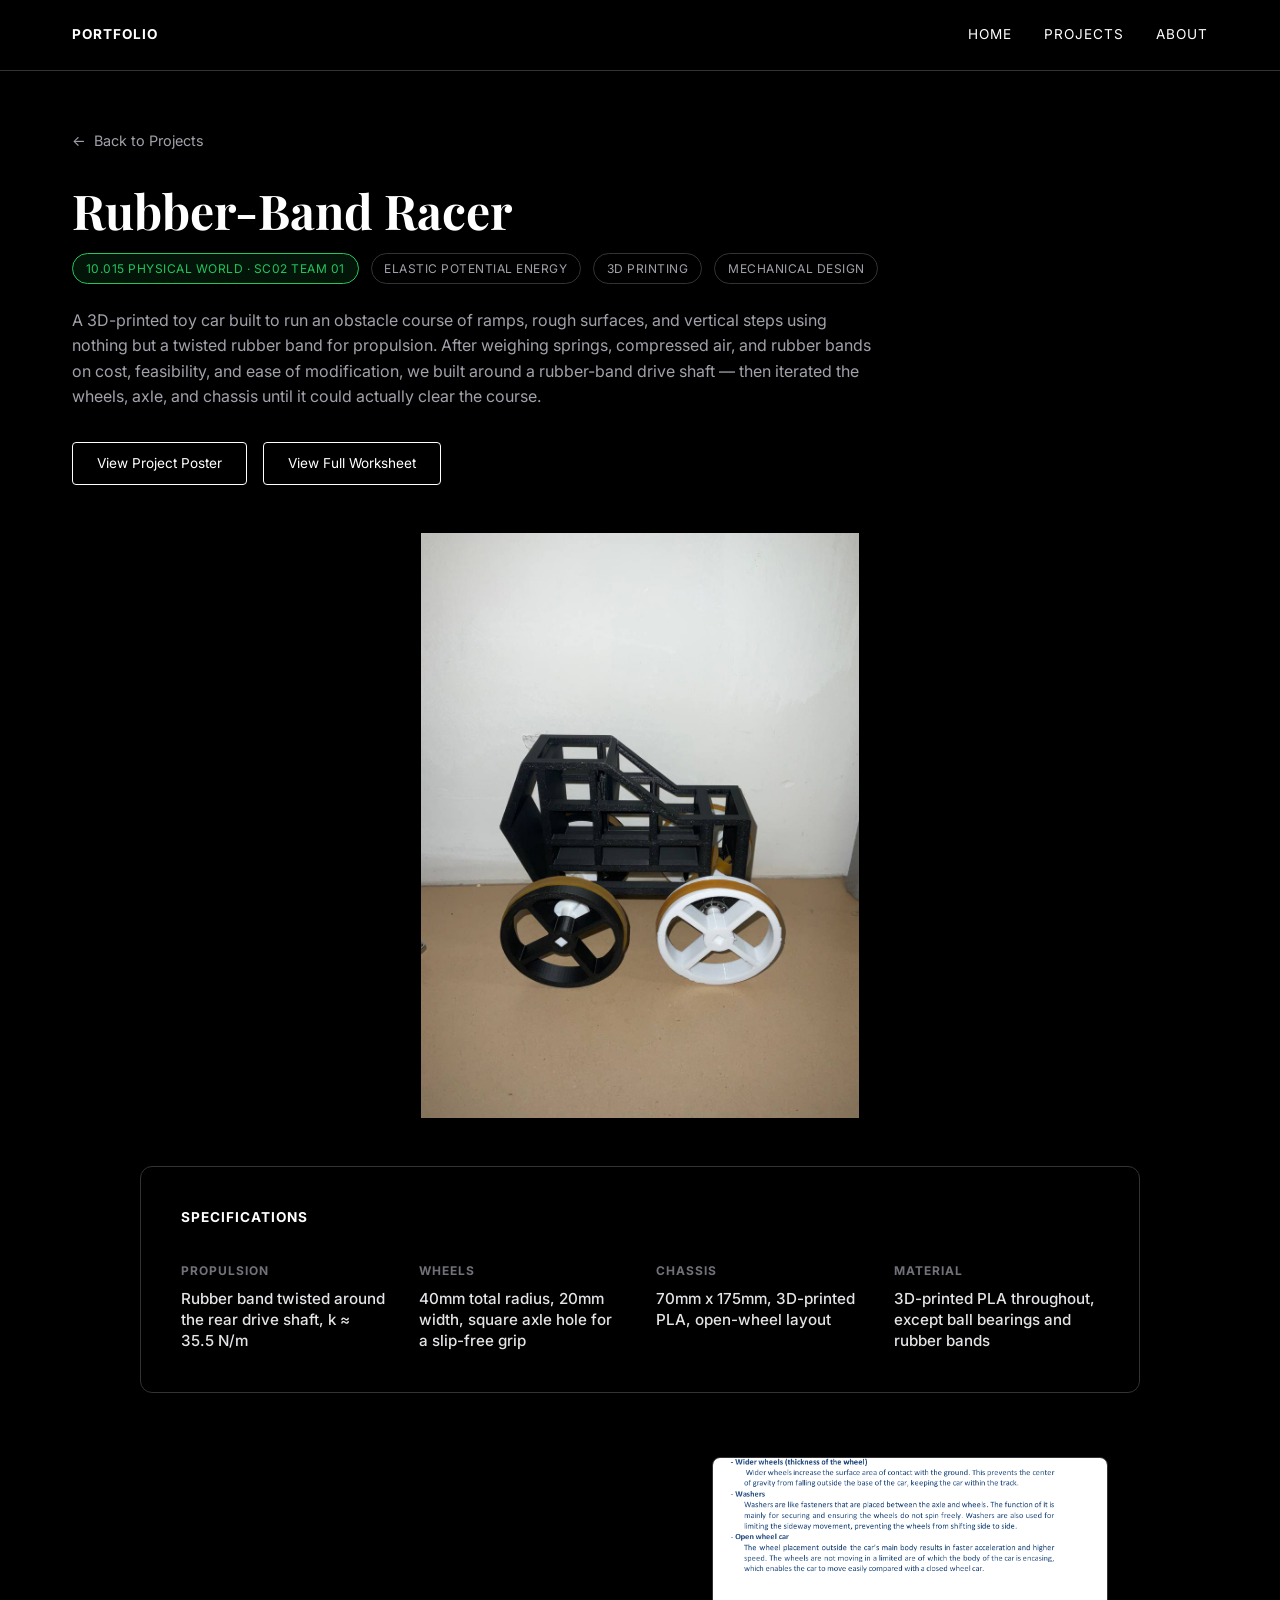
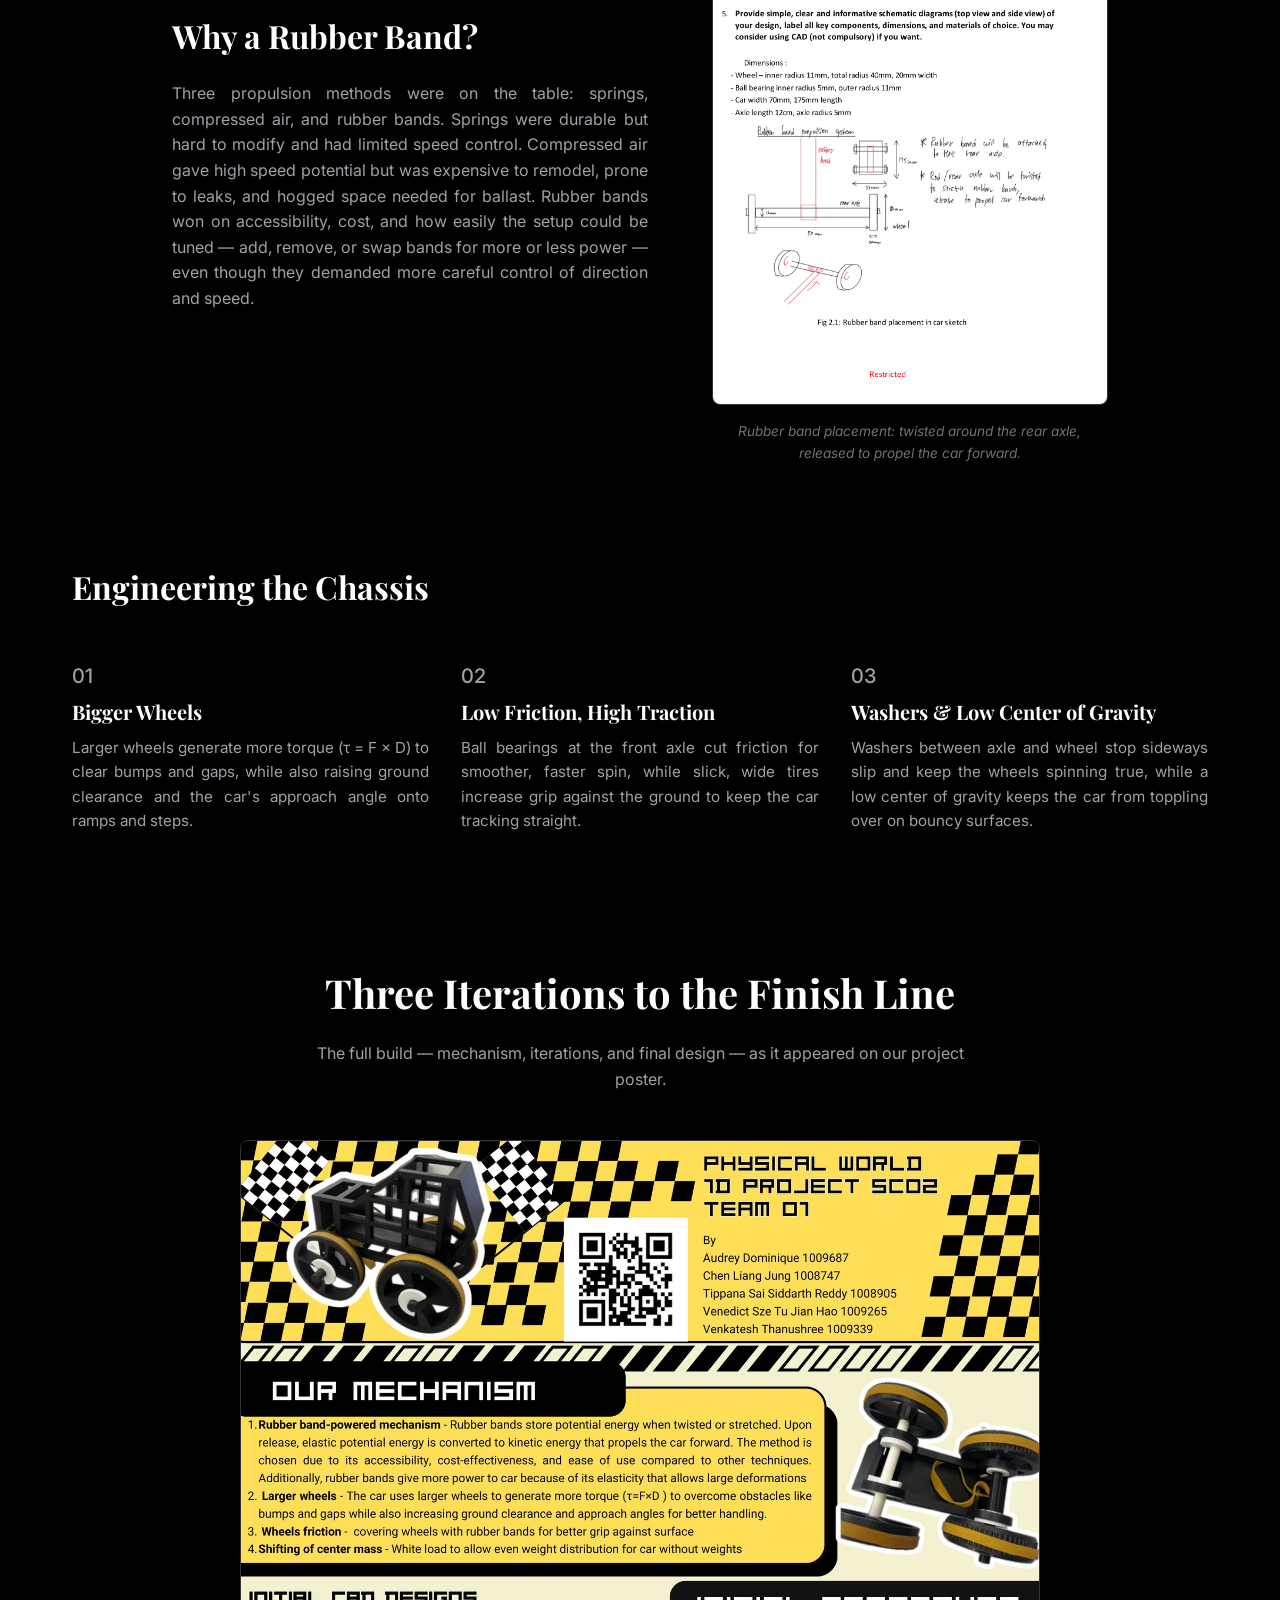
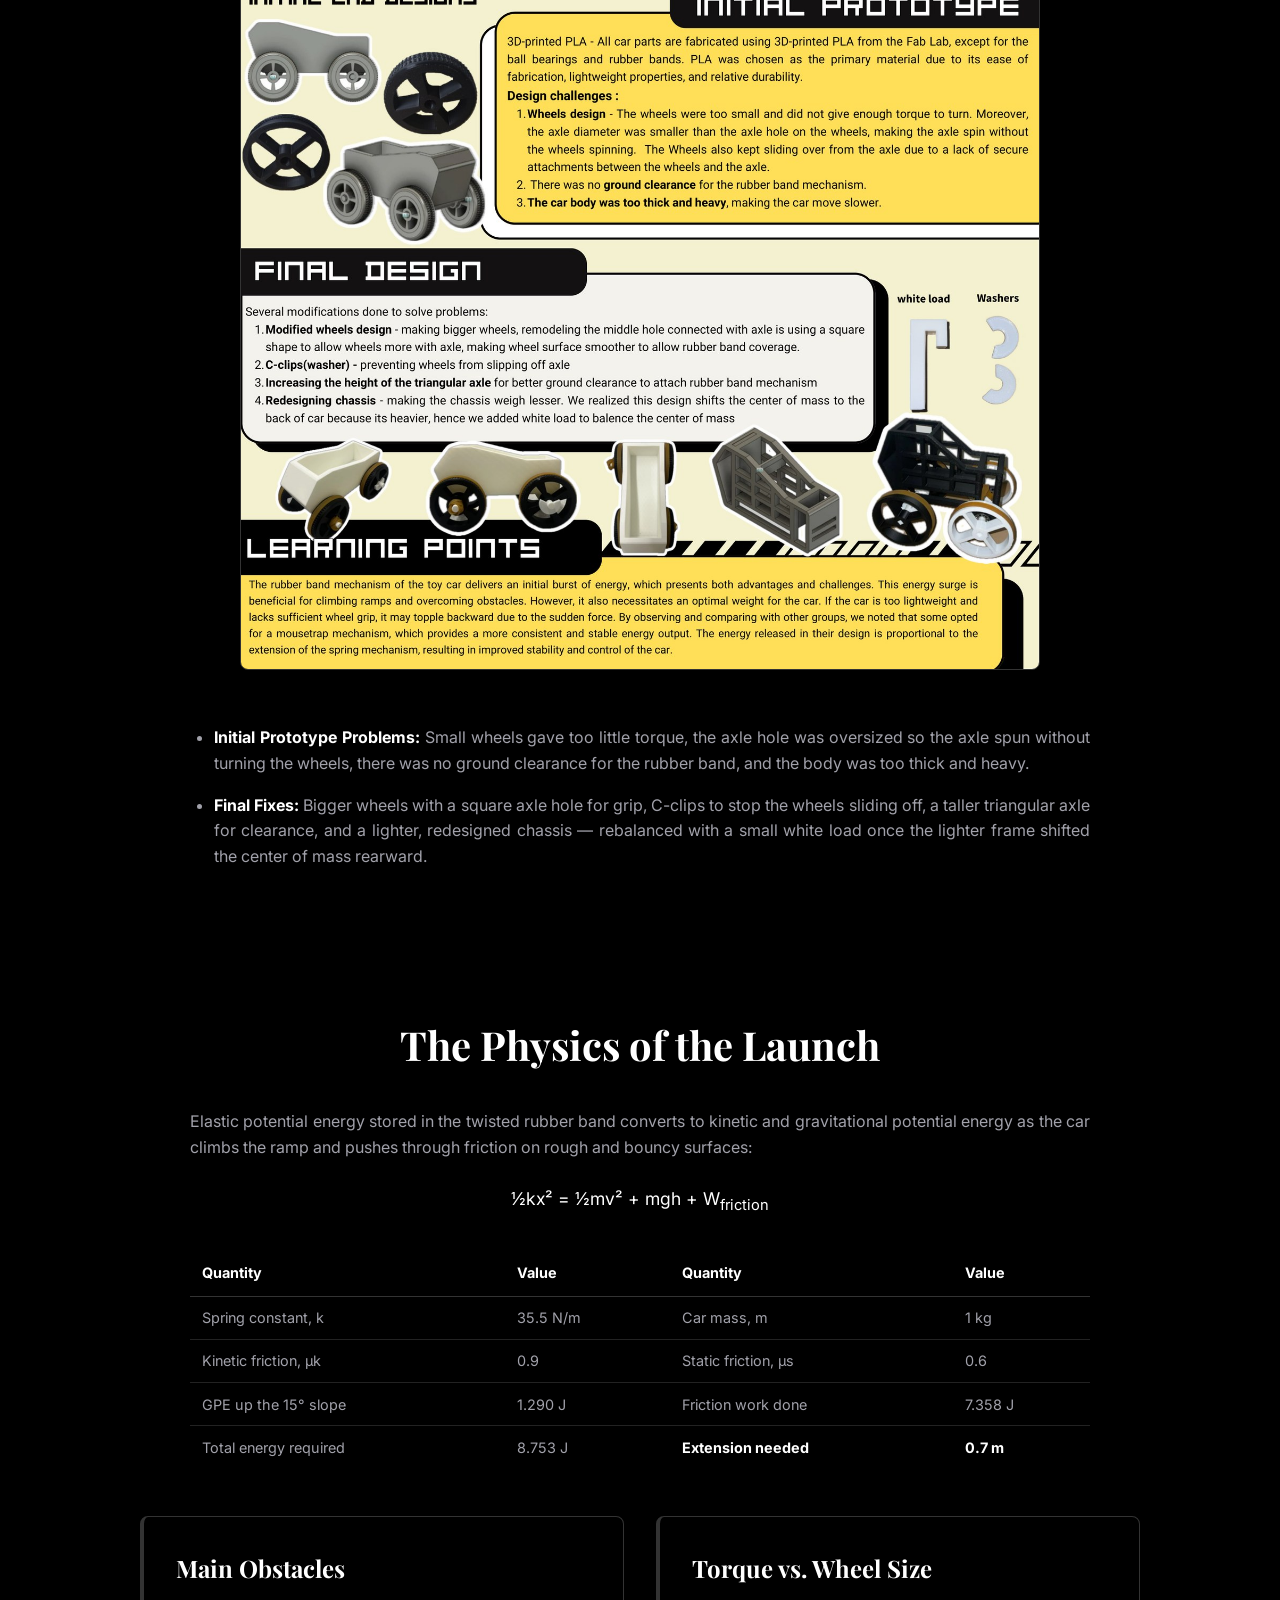
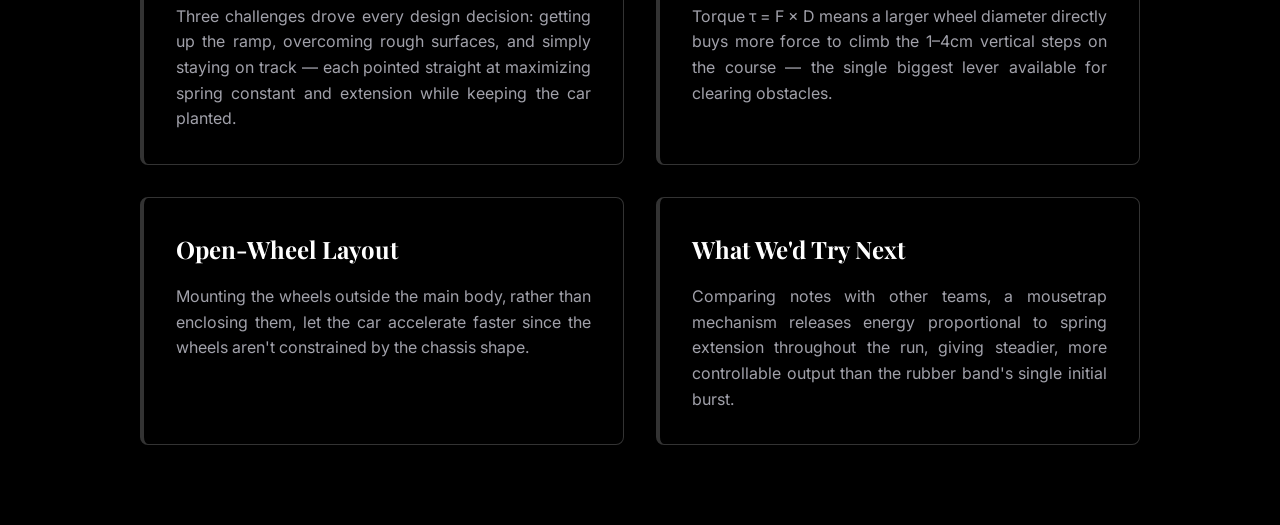
<file: pw-1d-car/index.html>
<!DOCTYPE html>
<html lang="en">
<head>
    <meta charset="UTF-8">
    <meta name="viewport" content="width=device-width, initial-scale=1.0">
    <title>Rubber-Band Racer | Engineering Portfolio</title>
    <link href="https://fonts.googleapis.com/css2?family=Inter:wght@300;400;500;600;700&family=Playfair+Display:wght@400;600;700&display=swap" rel="stylesheet">
    <link rel="stylesheet" href="../styles.css?v=5">
</head>
<body>

    <header>
        <nav>
            <div class="logo"><strong>PORTFOLIO</strong></div>
            <div class="nav-links">
                <a href="../index.html#home">Home</a>
                <a href="../index.html#projects">Projects</a>
                <a href="../index.html#about">About</a>
            </div>
        </nav>
    </header>

    <section class="container pt-nav project-header">
        <a href="../index.html#projects" class="back-link">
            <span>&larr;</span> Back to Projects
        </a>

        <h1>Rubber-Band Racer</h1>

        <div class="tech-tags">
            <span class="tag tag-highlight">10.015 Physical World &middot; SC02 Team 01</span>
            <span class="tag">Elastic Potential Energy</span>
            <span class="tag">3D Printing</span>
            <span class="tag">Mechanical Design</span>
        </div>

        <p class="text-grey" style="max-width: 800px; margin-bottom: 1.5rem;">
            A 3D-printed toy car built to run an obstacle course of ramps, rough surfaces, and vertical steps
            using nothing but a twisted rubber band for propulsion. After weighing springs, compressed air, and
            rubber bands on cost, feasibility, and ease of modification, we built around a rubber-band drive
            shaft &mdash; then iterated the wheels, axle, and chassis until it could actually clear the course.
        </p>

        <a href="docs/Physics 1D Project poster.pdf" target="_blank" class="btn-outline">
            View Project Poster
        </a>
        <a href="docs/Group1 1D Project.pdf" target="_blank" class="btn-outline" style="margin-left: 0.75rem;">
            View Full Worksheet
        </a>
    </section>

    <section class="container" style="padding-top: 2rem; padding-bottom: 0;">
        <div class="hero-image-large">
            <img src="photos/wheels.jpg" alt="Final car chassis with detached front and rear wheels">
        </div>

        <div class="specs-container">
            <div class="specs-title">Specifications</div>
            <div class="specs-grid">
                <div class="spec-item">
                    <h4>Propulsion</h4>
                    <p>Rubber band twisted around the rear drive shaft, k &asymp; 35.5 N/m</p>
                </div>
                <div class="spec-item">
                    <h4>Wheels</h4>
                    <p>40mm total radius, 20mm width, square axle hole for a slip-free grip</p>
                </div>
                <div class="spec-item">
                    <h4>Chassis</h4>
                    <p>70mm x 175mm, 3D-printed PLA, open-wheel layout</p>
                </div>
                <div class="spec-item">
                    <h4>Material</h4>
                    <p>3D-printed PLA throughout, except ball bearings and rubber bands</p>
                </div>
            </div>
        </div>
    </section>

    <section class="bg-black">
        <div class="flex-split">
            <div class="flex-content">
                <h2>Why a Rubber Band?</h2>
                <p class="text-grey" style="text-align: justify;">
                    Three propulsion methods were on the table: springs, compressed air, and rubber bands.
                    Springs were durable but hard to modify and had limited speed control. Compressed air gave
                    high speed potential but was expensive to remodel, prone to leaks, and hogged space needed
                    for ballast. Rubber bands won on accessibility, cost, and how easily the setup could be
                    tuned &mdash; add, remove, or swap bands for more or less power &mdash; even though they demanded
                    more careful control of direction and speed.
                </p>
            </div>
            <div class="flex-image">
                <img src="photos/design-sketches.png" alt="Hand sketch of the rubber band propulsion system and drive shaft">
                <div class="image-caption">Rubber band placement: twisted around the rear axle, released to propel the car forward.</div>
            </div>
        </div>
    </section>

    <section class="container" style="padding-top: 2rem; padding-bottom: 4rem;">
        <div style="margin-bottom: 3rem;">
            <h2 style="font-size: 2rem; margin-bottom: 1rem;">Engineering the Chassis</h2>
        </div>

        <div class="projects-grid">
            <div class="project-card" style="background-color: transparent; border: none; padding: 0;">
                <div class="step-number">01</div>
                <h3 class="project-title" style="margin-top: 0; font-size: 1.25rem;">Bigger Wheels</h3>
                <p class="text-grey" style="font-size: 0.95rem; text-align: justify;">
                    Larger wheels generate more torque (&tau; = F &times; D) to clear bumps and gaps, while also
                    raising ground clearance and the car's approach angle onto ramps and steps.
                </p>
            </div>

            <div class="project-card" style="background-color: transparent; border: none; padding: 0;">
                <div class="step-number">02</div>
                <h3 class="project-title" style="margin-top: 0; font-size: 1.25rem;">Low Friction, High Traction</h3>
                <p class="text-grey" style="font-size: 0.95rem; text-align: justify;">
                    Ball bearings at the front axle cut friction for smoother, faster spin, while slick, wide
                    tires increase grip against the ground to keep the car tracking straight.
                </p>
            </div>

            <div class="project-card" style="background-color: transparent; border: none; padding: 0;">
                <div class="step-number">03</div>
                <h3 class="project-title" style="margin-top: 0; font-size: 1.25rem;">Washers &amp; Low Center of Gravity</h3>
                <p class="text-grey" style="font-size: 0.95rem; text-align: justify;">
                    Washers between axle and wheel stop sideways slip and keep the wheels spinning true, while a
                    low center of gravity keeps the car from toppling over on bouncy surfaces.
                </p>
            </div>
        </div>
    </section>

    <section class="bg-black">
        <div class="container" style="padding-top: 4rem; padding-bottom: 4rem;">

            <h2 style="text-align: center; margin-bottom: 1rem; font-size: 2.5rem;">Three Iterations to the Finish Line</h2>
            <p class="text-grey" style="text-align: center; max-width: 700px; margin: 0 auto 3rem;">
                The full build &mdash; mechanism, iterations, and final design &mdash; as it appeared on our project poster.
            </p>

            <div style="display: flex; justify-content: center; margin-bottom: 3rem;">
                <div style="width: 100%; max-width: 800px; border-radius: 8px;">
                    <img src="photos/poster.jpg" alt="Full project poster: mechanism, initial CAD, initial prototype, final design, and learning points" style="width: 100%; height: auto; object-fit: contain; border-radius: 8px; border: 1px solid #333333;">
                </div>
            </div>

            <div style="max-width: 900px; margin: 0 auto;">
                <ul style="list-style-position: outside; margin-left: 1.5rem;">
                    <li class="text-grey" style="margin-bottom: 1rem; text-align: justify;">
                        <strong style="color: #ffffff;">Initial Prototype Problems:</strong> Small wheels gave too little torque, the axle hole was oversized so the axle spun without turning the wheels, there was no ground clearance for the rubber band, and the body was too thick and heavy.
                    </li>
                    <li class="text-grey" style="text-align: justify;">
                        <strong style="color: #ffffff;">Final Fixes:</strong> Bigger wheels with a square axle hole for grip, C-clips to stop the wheels sliding off, a taller triangular axle for clearance, and a lighter, redesigned chassis &mdash; rebalanced with a small white load once the lighter frame shifted the center of mass rearward.
                    </li>
                </ul>
            </div>
        </div>
    </section>

    <section class="container">
        <div class="section-header" style="margin-bottom: 2rem;">
            <h2>The Physics of the Launch</h2>
        </div>

        <div style="max-width: 900px; margin: 0 auto 2rem;">
            <p class="text-grey" style="text-align: justify;">
                Elastic potential energy stored in the twisted rubber band converts to kinetic and gravitational
                potential energy as the car climbs the ramp and pushes through friction on rough and bouncy
                surfaces:
            </p>
            <p style="text-align: center; font-size: 1.1rem; margin: 1.5rem 0; color: #ffffff;">
                &frac12;kx&sup2; = &frac12;mv&sup2; + mgh + W<sub>friction</sub>
            </p>
        </div>

        <div style="max-width: 900px; margin: 0 auto 3rem; overflow-x: auto;">
            <table style="width: 100%; border-collapse: collapse; font-size: 0.9rem;">
                <thead>
                    <tr style="border-bottom: 1px solid #333333;">
                        <th style="text-align: left; padding: 0.75rem; color: #ffffff;">Quantity</th>
                        <th style="text-align: left; padding: 0.75rem; color: #ffffff;">Value</th>
                        <th style="text-align: left; padding: 0.75rem; color: #ffffff;">Quantity</th>
                        <th style="text-align: left; padding: 0.75rem; color: #ffffff;">Value</th>
                    </tr>
                </thead>
                <tbody class="text-grey">
                    <tr style="border-bottom: 1px solid #222222;"><td style="padding: 0.6rem 0.75rem;">Spring constant, k</td><td style="padding: 0.6rem 0.75rem;">35.5 N/m</td><td style="padding: 0.6rem 0.75rem;">Car mass, m</td><td style="padding: 0.6rem 0.75rem;">1 kg</td></tr>
                    <tr style="border-bottom: 1px solid #222222;"><td style="padding: 0.6rem 0.75rem;">Kinetic friction, &mu;k</td><td style="padding: 0.6rem 0.75rem;">0.9</td><td style="padding: 0.6rem 0.75rem;">Static friction, &mu;s</td><td style="padding: 0.6rem 0.75rem;">0.6</td></tr>
                    <tr style="border-bottom: 1px solid #222222;"><td style="padding: 0.6rem 0.75rem;">GPE up the 15&deg; slope</td><td style="padding: 0.6rem 0.75rem;">1.290 J</td><td style="padding: 0.6rem 0.75rem;">Friction work done</td><td style="padding: 0.6rem 0.75rem;">7.358 J</td></tr>
                    <tr><td style="padding: 0.6rem 0.75rem;">Total energy required</td><td style="padding: 0.6rem 0.75rem;">8.753 J</td><td style="padding: 0.6rem 0.75rem;"><strong style="color: #ffffff;">Extension needed</strong></td><td style="padding: 0.6rem 0.75rem;"><strong style="color: #ffffff;">0.7 m</strong></td></tr>
                </tbody>
            </table>
        </div>

        <div class="challenge-grid">
            <div class="challenge-box">
                <h3 style="margin-bottom: 0;">Main Obstacles</h3>
                <p class="text-grey" style="text-align: justify; margin-top: 1rem;">
                    Three challenges drove every design decision: getting up the ramp, overcoming rough surfaces,
                    and simply staying on track &mdash; each pointed straight at maximizing spring constant and
                    extension while keeping the car planted.
                </p>
            </div>

            <div class="challenge-box">
                <h3 style="margin-bottom: 0;">Torque vs. Wheel Size</h3>
                <p class="text-grey" style="text-align: justify; margin-top: 1rem;">
                    Torque &tau; = F &times; D means a larger wheel diameter directly buys more force to climb the
                    1&ndash;4cm vertical steps on the course &mdash; the single biggest lever available for clearing
                    obstacles.
                </p>
            </div>

            <div class="challenge-box">
                <h3 style="margin-bottom: 0;">Open-Wheel Layout</h3>
                <p class="text-grey" style="text-align: justify; margin-top: 1rem;">
                    Mounting the wheels outside the main body, rather than enclosing them, let the car accelerate
                    faster since the wheels aren't constrained by the chassis shape.
                </p>
            </div>

            <div class="challenge-box">
                <h3 style="margin-bottom: 0;">What We'd Try Next</h3>
                <p class="text-grey" style="text-align: justify; margin-top: 1rem;">
                    Comparing notes with other teams, a mousetrap mechanism releases energy proportional to
                    spring extension throughout the run, giving steadier, more controllable output than the
                    rubber band's single initial burst.
                </p>
            </div>
        </div>
    </section>

</body>
</html>
</file>
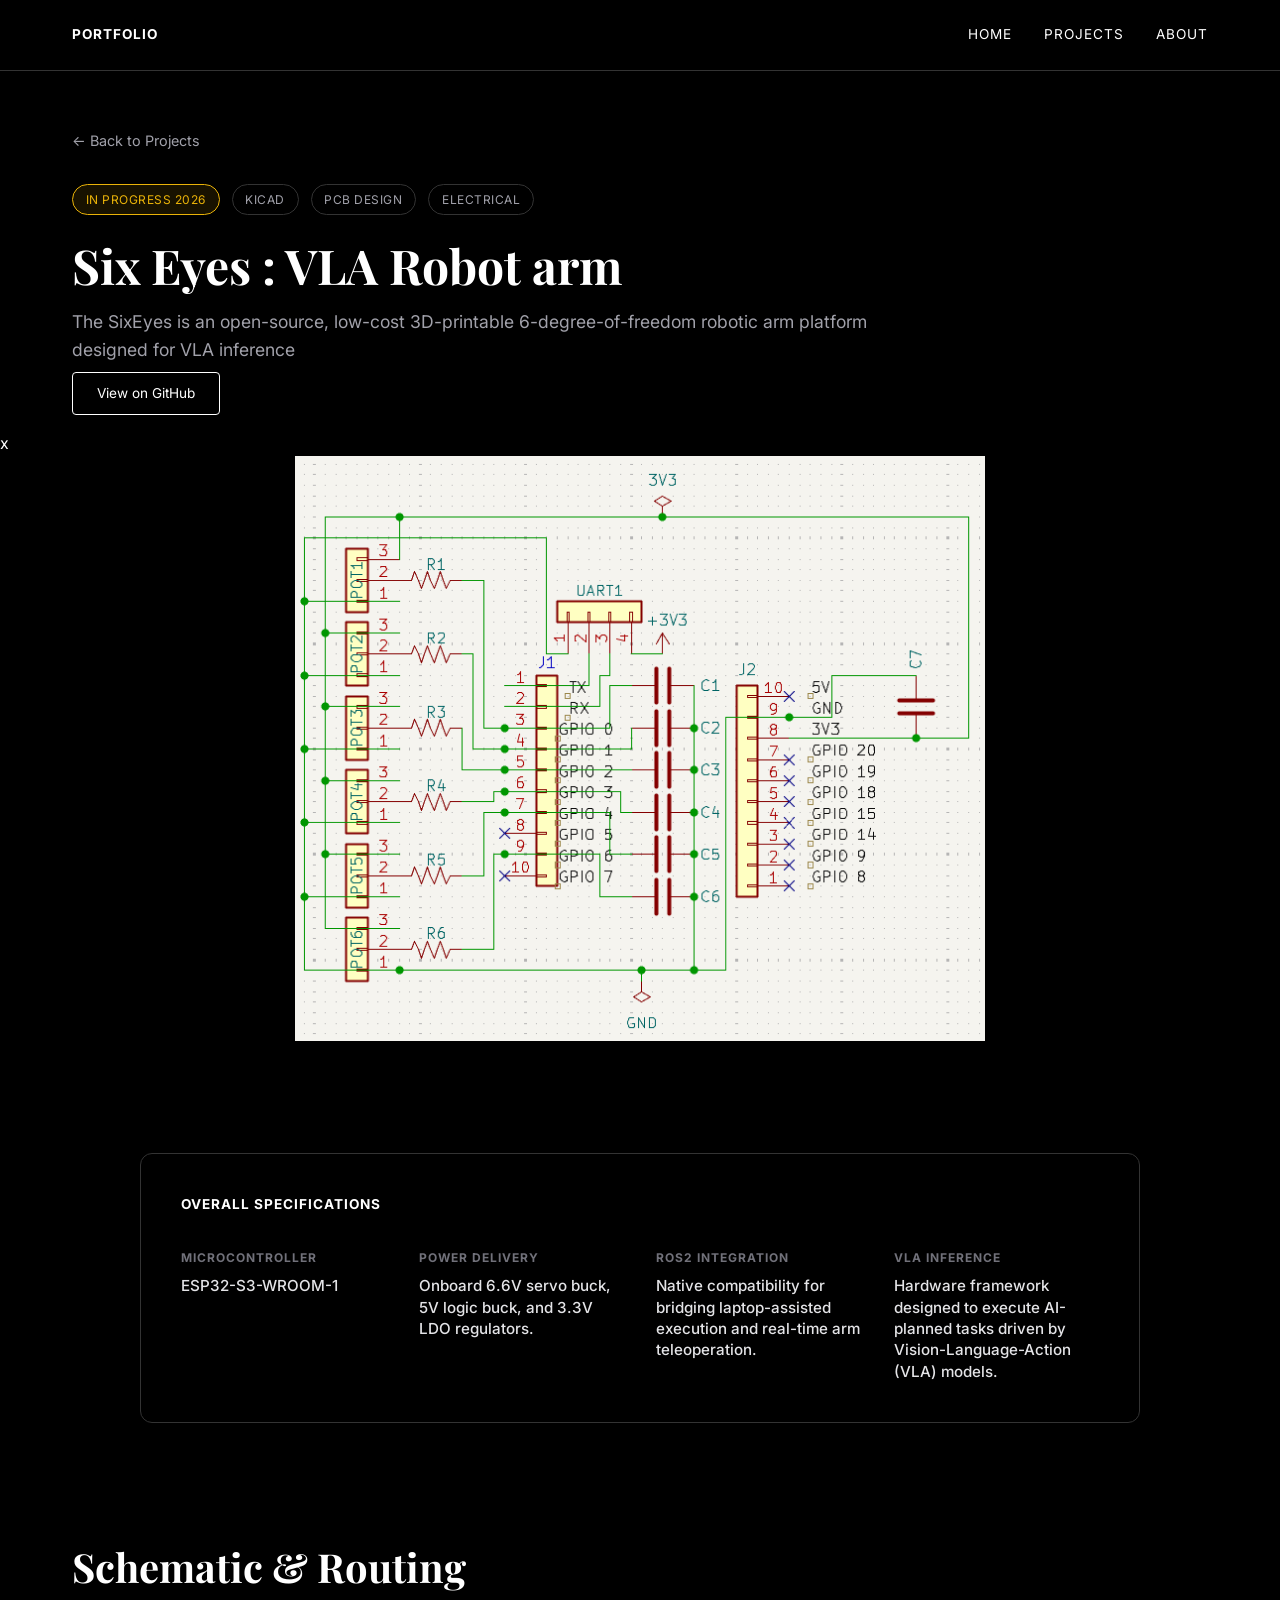
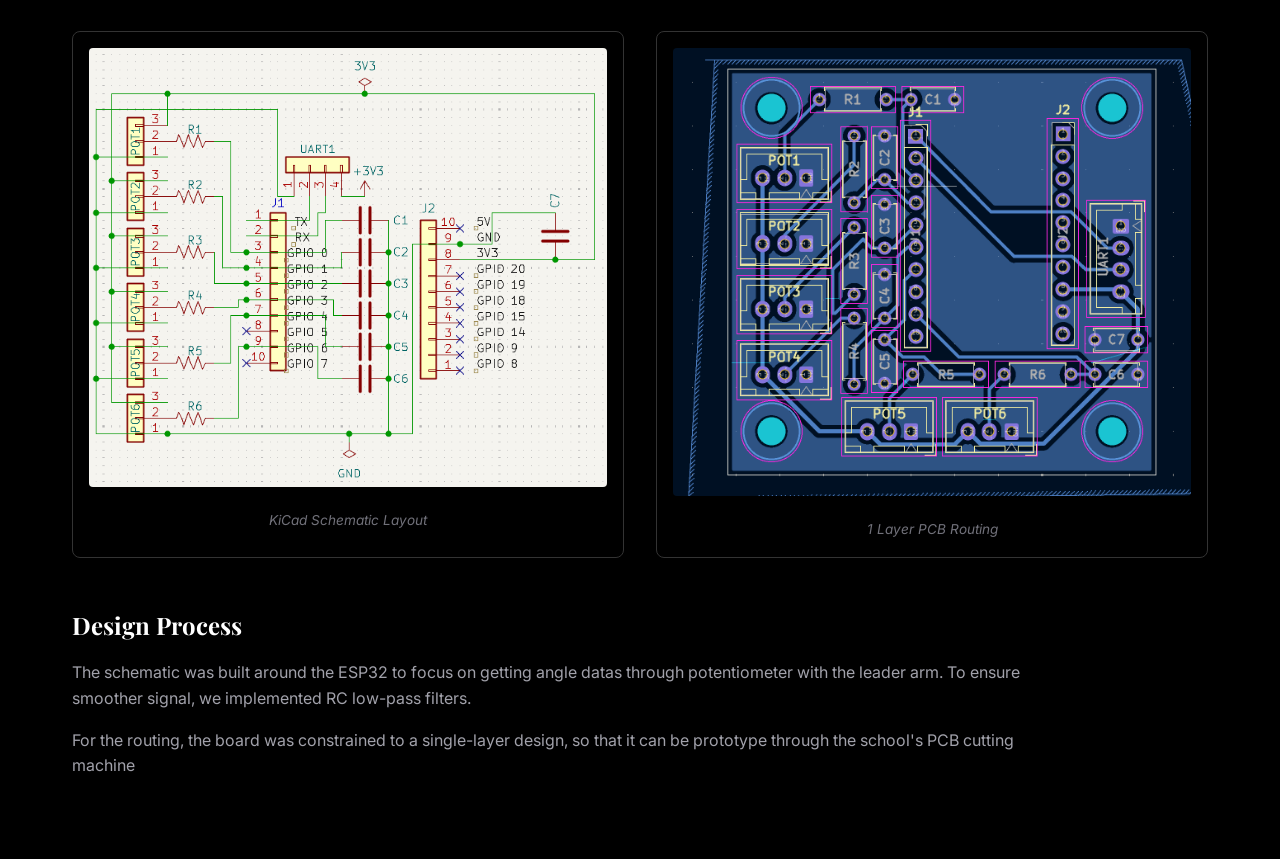
<file: six_eyes/index.html>
<!DOCTYPE html>
<html lang="en">
<head>
    <meta charset="UTF-8">
    <meta name="viewport" content="width=device-width, initial-scale=1.0">
    <title>Six Eyes | Portfolio</title>
    <link href="https://fonts.googleapis.com/css2?family=Inter:wght@300;400;500;600&family=Playfair+Display:wght@400;600;700&display=swap" rel="stylesheet">
    <link rel="stylesheet" href="../styles.css?v=5">
</head>
<body class="bg-black">

    <header>
        <nav>
            <div class="logo"><strong>PORTFOLIO</strong></div>
            <div class="nav-links">
                <a href="../index.html#home">Home</a>
                <a href="../index.html#projects">Projects</a>
                <a href="../index.html#about">About</a>
            </div>
        </nav>
    </header>

    <section class="container pt-nav project-header">
        <a href="../index.html#projects" class="back-link">← Back to Projects</a>
        
        <div class="tech-tags">
            <span class="tag" style="color: #eab308; border-color: #eab308; background-color: rgba(234, 179, 8, 0.1);">In Progress 2026</span>
            <span class="tag">KiCad</span>
            <span class="tag">PCB Design</span>
            <span class="tag">Electrical</span>
        </div>

        <h1>Six Eyes : VLA Robot arm </h1>
        <p class="text-grey" style="max-width: 800px; font-size: 1.1rem;">
            The SixEyes is an open-source, low-cost 3D-printable 6-degree-of-freedom robotic 
            arm platform designed for VLA inference
        </p>

        <a href="https://github.com/studiosanka/sixeyes" target="_blank" class="btn-outline">
            View on GitHub
        </a>
    </section>x

    <section class="container" style="padding-top: 0; padding-bottom: 2rem;">
        <div class="hero-image-large">
            <img src="photos/sixeyes_schematic.png" alt="SixEyes Leader PCB 3D Render">
        </div>
    </section>

    <section class="container" style="padding-top: 2rem; padding-bottom: 5rem;">
        <div class="specs-container">
            <h3 class="specs-title">Overall Specifications</h3>
            <div class="specs-grid">
                
                <div class="spec-item">
                    <h4>Microcontroller</h4>
                    <p>ESP32-S3-WROOM-1</p>
                </div>

                <div class="spec-item">
                    <h4>Power Delivery</h4>
                    <p>Onboard 6.6V servo buck, 5V logic buck, and 3.3V LDO regulators.</p>
                </div>

                <div class="spec-item">
                    <h4>ROS2 Integration</h4>
                    <p>Native compatibility for bridging laptop-assisted execution and real-time arm teleoperation.</p>
                </div>

                <div class="spec-item">
                    <h4>VLA Inference</h4>
                    <p>Hardware framework designed to execute AI-planned tasks driven by Vision-Language-Action (VLA) models.</p>
                </div>

            </div>
        </div>
    </section>
    <section class="container" style="padding-top: 2rem; padding-bottom: 5rem;">
        
        <div class="section-header" style="margin-bottom: 2rem; text-align: left;">
            <h2>Schematic & Routing</h2>
        </div>

        <div style="display: grid; grid-template-columns: repeat(auto-fit, minmax(300px, 1fr)); gap: 2rem; margin-bottom: 3rem;">
            
            <div style="background-color: #000000; border: 1px solid #333333; border-radius: 8px; padding: 1rem;">
                <img src="photos/sixeyes_schematic.png" alt="Leader PCB Schematic" style="width: 100%; height: auto; border-radius: 4px;">
                <p class="image-caption" style="margin-top: 1rem; text-align: center; color: #71717a; font-size: 0.85rem; font-style: italic;">KiCad Schematic Layout</p>
            </div>
            
            <div style="background-color: #000000; border: 1px solid #333333; border-radius: 8px; padding: 1rem;">
                <img src="photos/sixeyes_routing.png" alt="Leader PCB Routing" style="width: 100%; height: auto; border-radius: 4px;">
                <p class="image-caption" style="margin-top: 1rem; text-align: center; color: #71717a; font-size: 0.85rem; font-style: italic;">1 Layer PCB Routing</p>
            </div>

        </div>

        <div style="max-width: 1000px;">
            <h3 style="color: #ffffff; font-size: 1.5rem; margin-bottom: 1rem;">Design Process</h3>
            <p class="text-grey" style="margin-bottom: 1rem;">
                The schematic was built around the ESP32 to focus on getting angle datas through potentiometer
                with the leader arm. To ensure smoother signal, we implemented RC low-pass filters.
            </p>
            <p class="text-grey">
                For the routing, the board was constrained to a single-layer design, so that it can be prototype
                through the school's PCB cutting machine
        </div>

    </section>
</body>
</html>
</file>
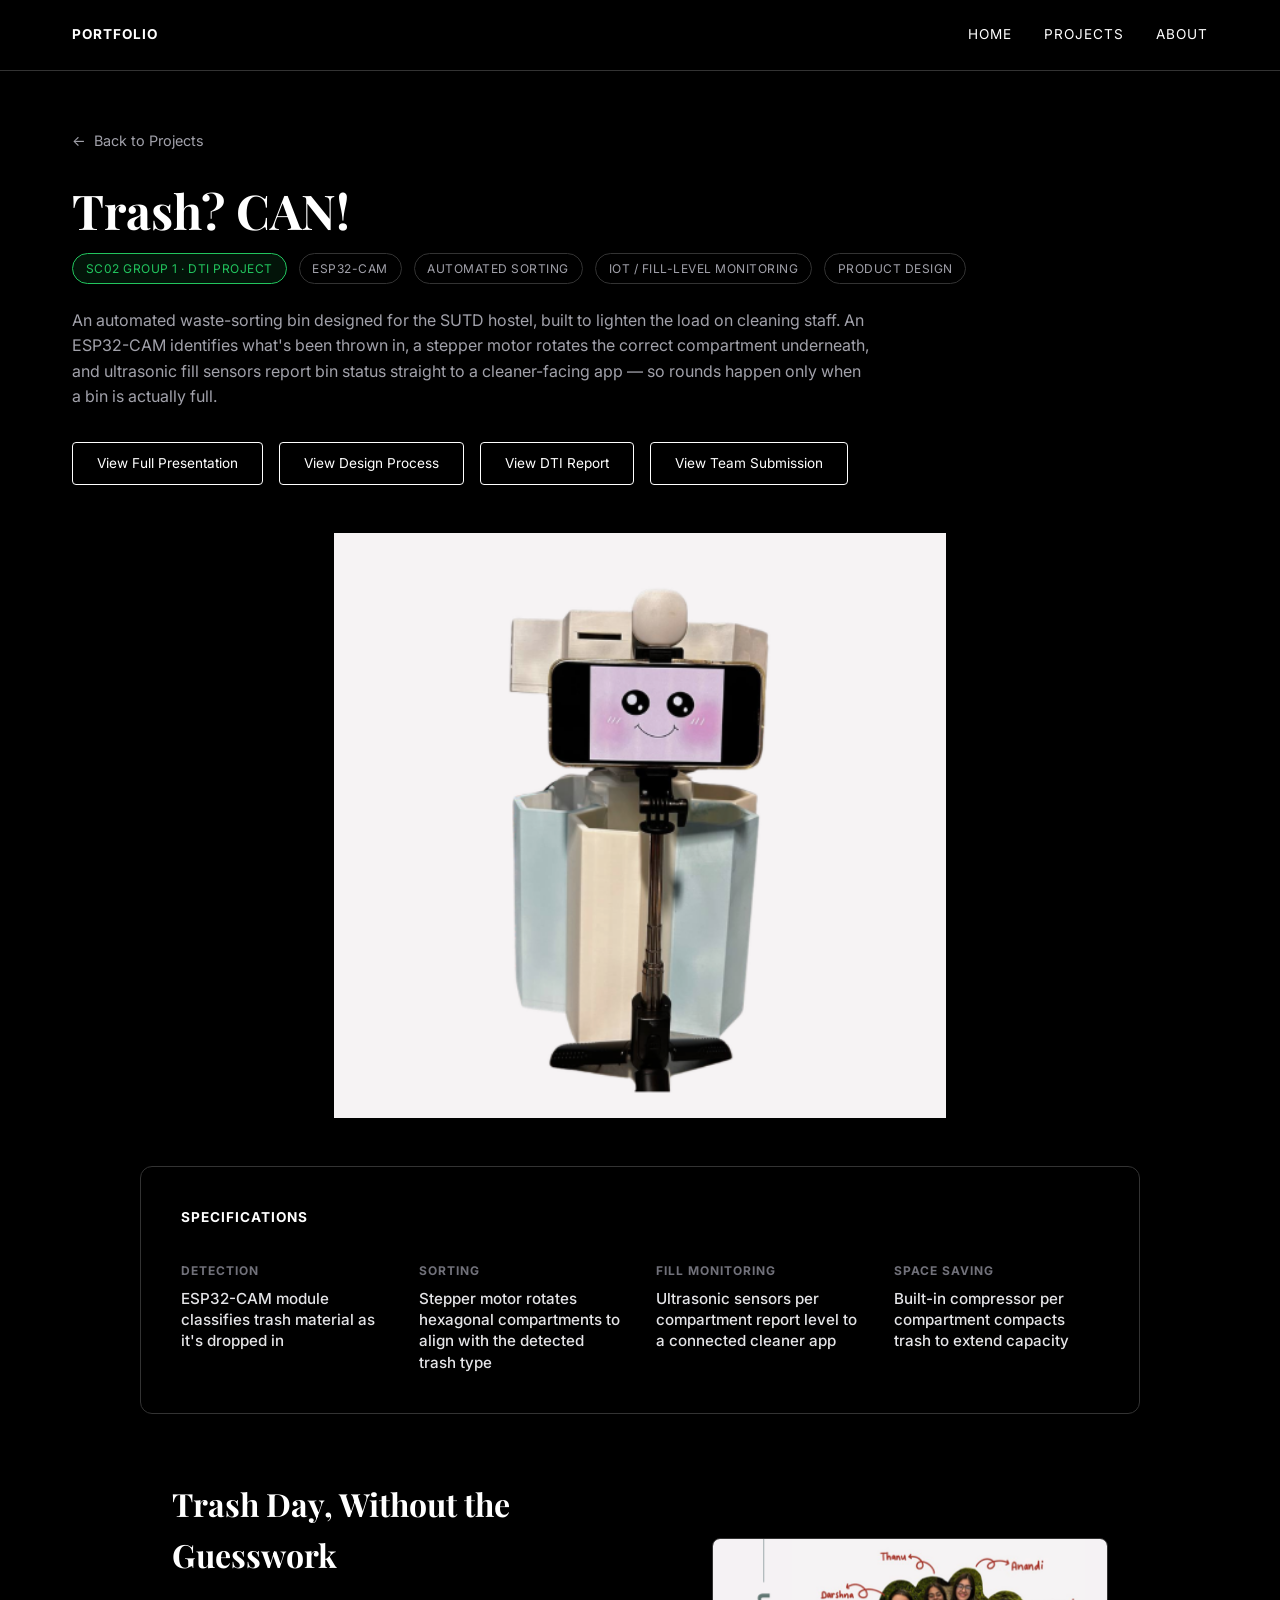
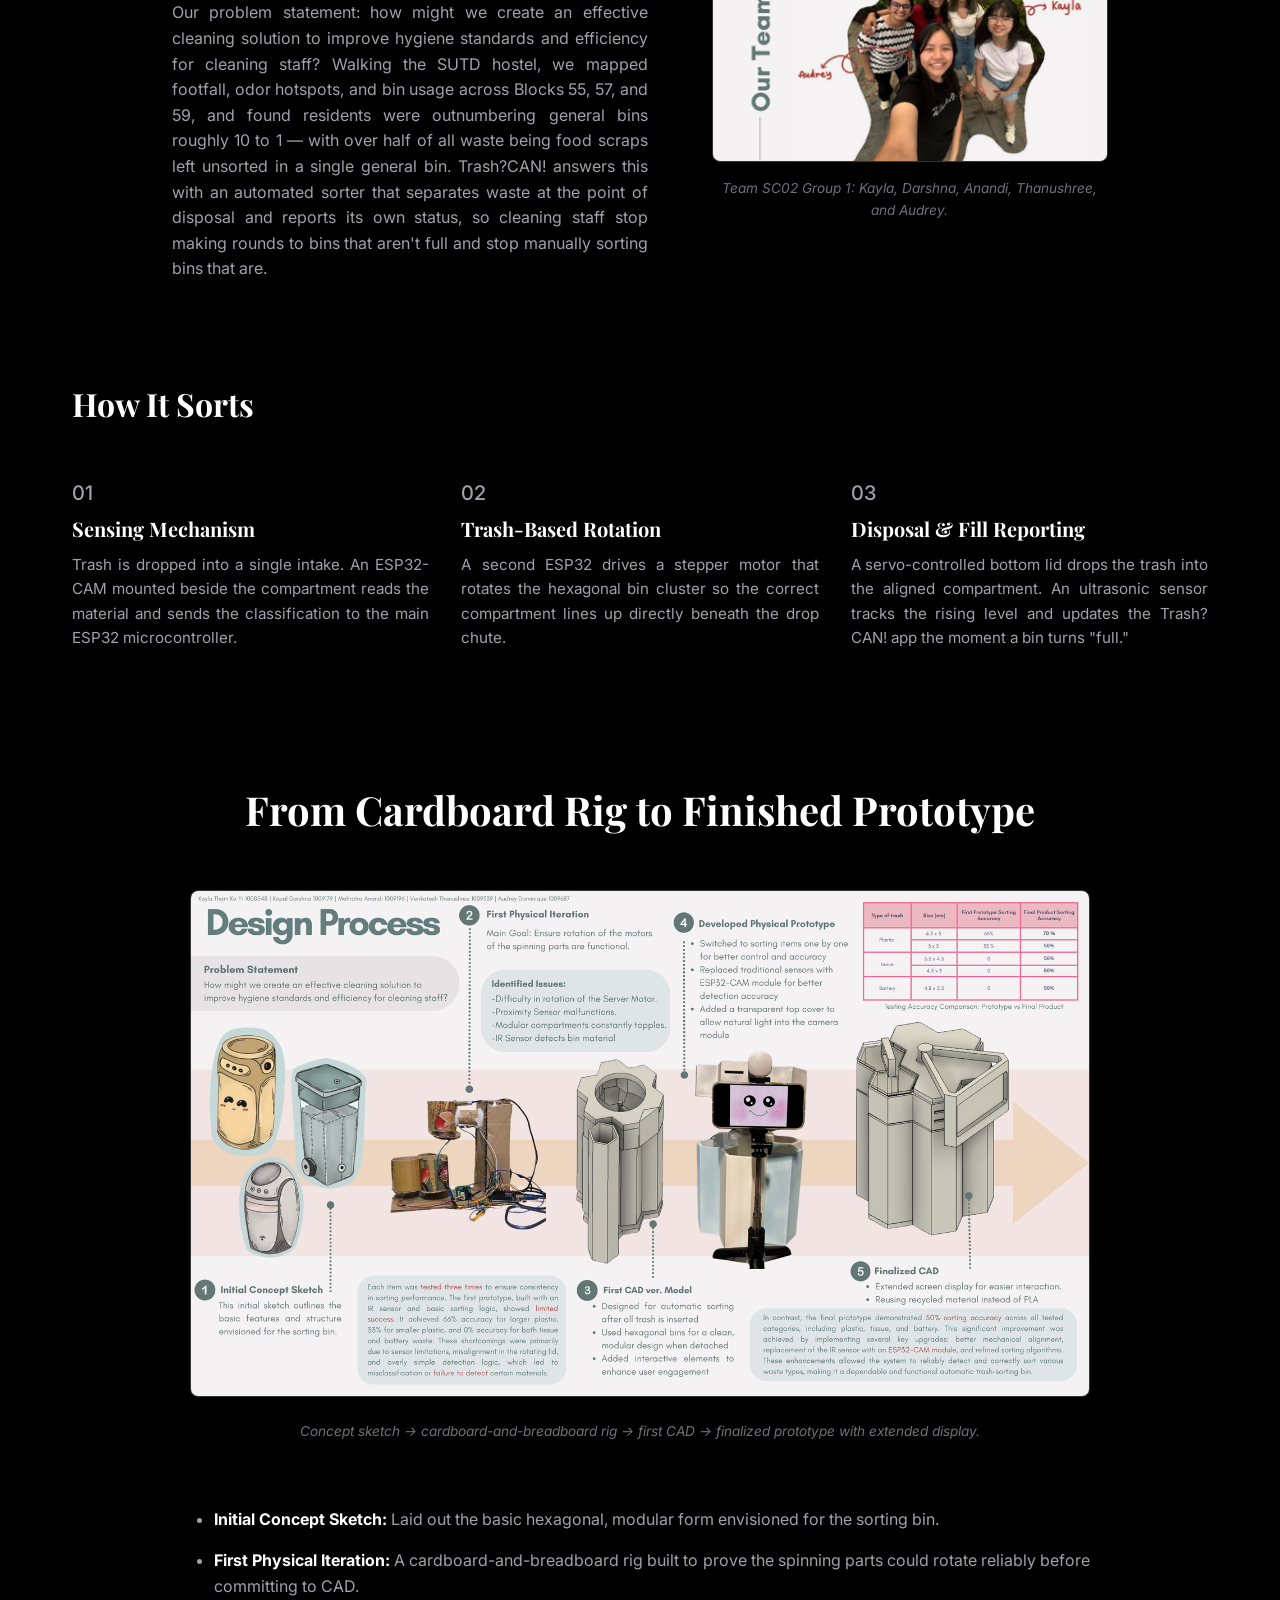
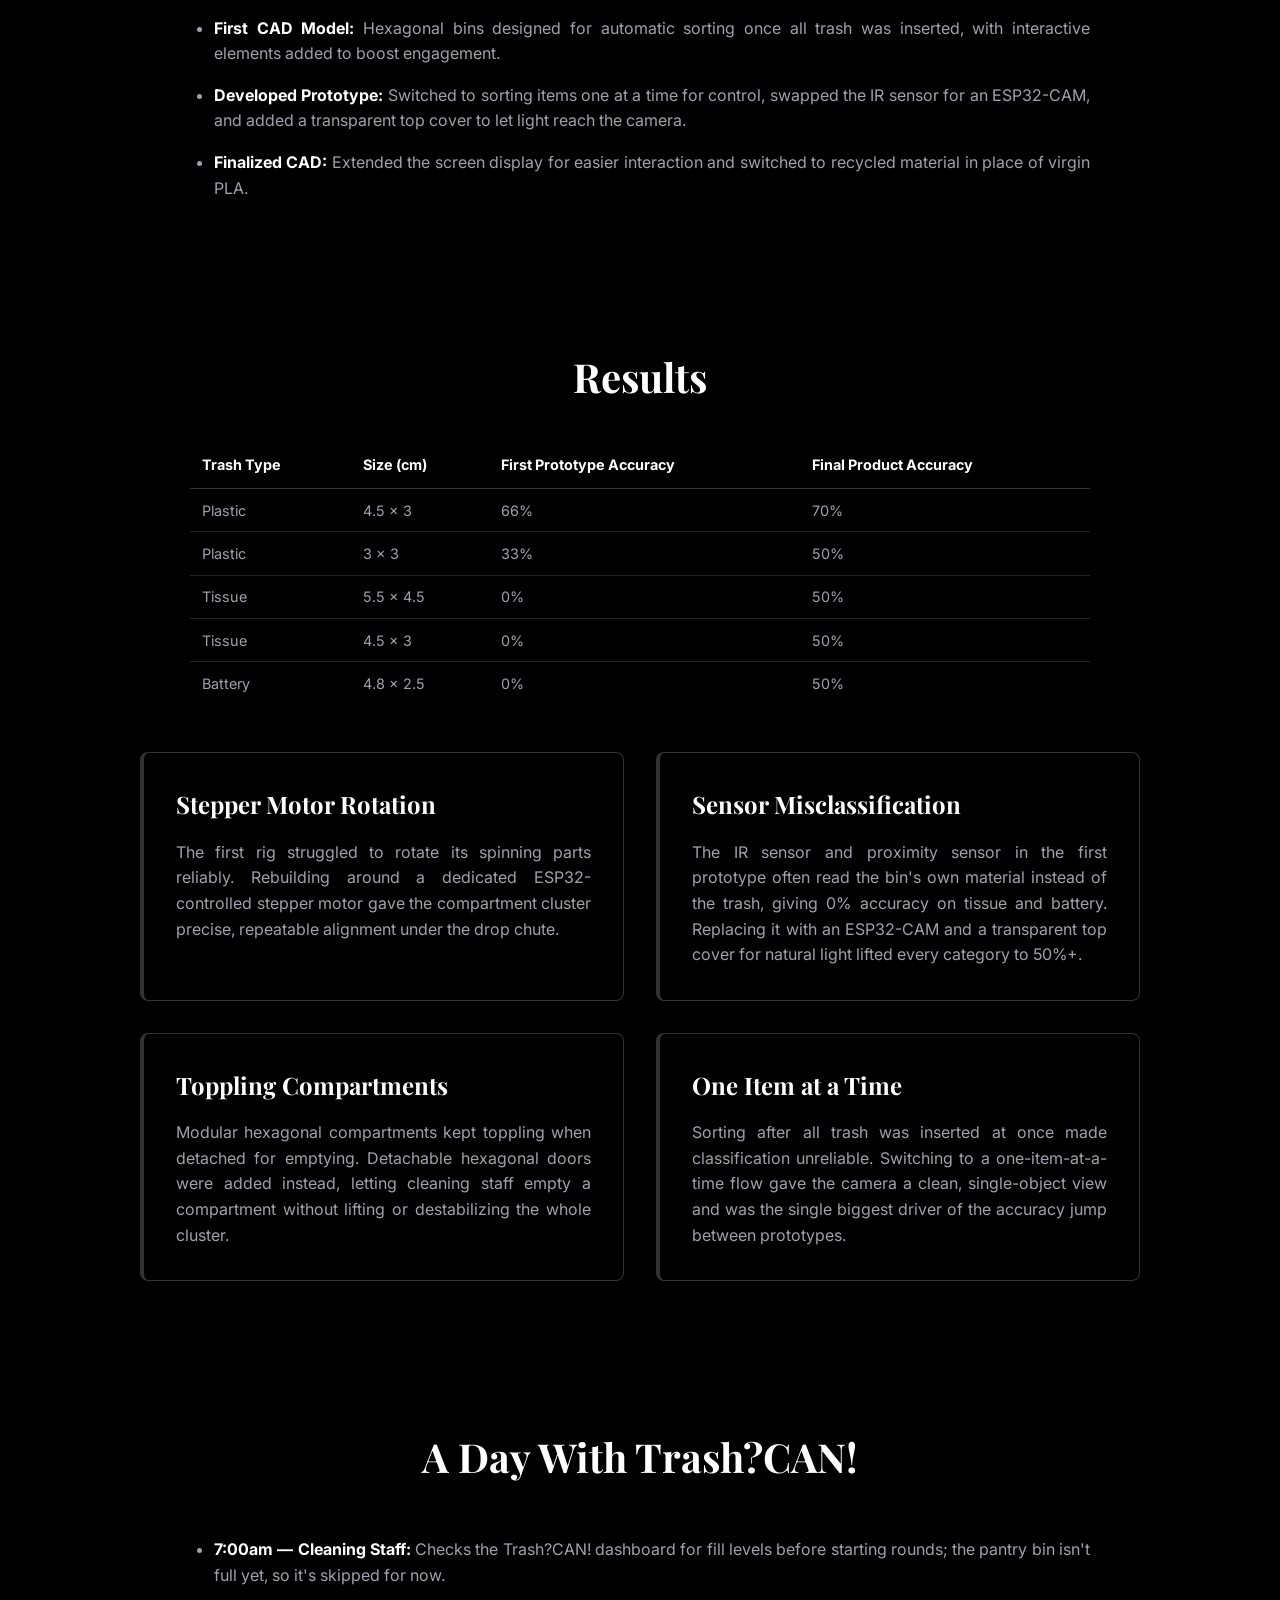
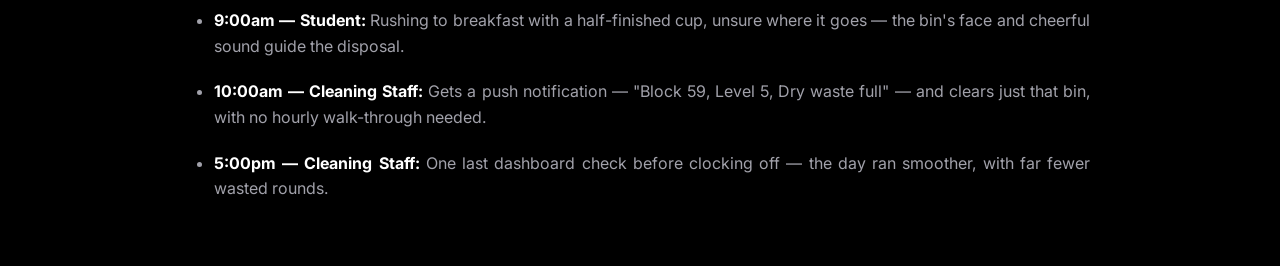
<file: trashcan/index.html>
<!DOCTYPE html>
<html lang="en">
<head>
    <meta charset="UTF-8">
    <meta name="viewport" content="width=device-width, initial-scale=1.0">
    <title>Trash?CAN! | Engineering Portfolio</title>
    <link href="https://fonts.googleapis.com/css2?family=Inter:wght@300;400;500;600;700&family=Playfair+Display:wght@400;600;700&display=swap" rel="stylesheet">
    <link rel="stylesheet" href="../styles.css?v=5">
</head>
<body>

    <header>
        <nav>
            <div class="logo"><strong>PORTFOLIO</strong></div>
            <div class="nav-links">
                <a href="../index.html#home">Home</a>
                <a href="../index.html#projects">Projects</a>
                <a href="../index.html#about">About</a>
            </div>
        </nav>
    </header>

    <section class="container pt-nav project-header">
        <a href="../index.html#projects" class="back-link">
            <span>&larr;</span> Back to Projects
        </a>

        <h1>Trash? CAN!</h1>

        <div class="tech-tags">
            <span class="tag tag-highlight">SC02 Group 1 &middot; DTI Project</span>
            <span class="tag">ESP32-CAM</span>
            <span class="tag">Automated Sorting</span>
            <span class="tag">IoT / Fill-Level Monitoring</span>
            <span class="tag">Product Design</span>
        </div>

        <p class="text-grey" style="max-width: 800px; margin-bottom: 1.5rem;">
            An automated waste-sorting bin designed for the SUTD hostel, built to lighten the load on cleaning
            staff. An ESP32-CAM identifies what's been thrown in, a stepper motor rotates the correct compartment
            underneath, and ultrasonic fill sensors report bin status straight to a cleaner-facing app &mdash; so
            rounds happen only when a bin is actually full.
        </p>

        <a href="docs/Title and Introduction.pdf" target="_blank" class="btn-outline">
            View Full Presentation
        </a>
        <a href="docs/SC02_GROOUP 1_DTI_DESIGN PROCESS.pdf" target="_blank" class="btn-outline" style="margin-left: 0.75rem;">
            View Design Process
        </a>
        <a href="docs/DTI Grp 1.pdf" target="_blank" class="btn-outline" style="margin-left: 0.75rem;">
            View DTI Report
        </a>
        <a href="docs/F02_TEAM01_PART3.pdf" target="_blank" class="btn-outline" style="margin-left: 0.75rem;">
            View Team Submission
        </a>
    </section>

    <section class="container" style="padding-top: 2rem; padding-bottom: 0;">
        <div class="hero-image-large">
            <img src="photos/cover.png" alt="Trash?CAN! finished prototype with a smiling screen face">
        </div>

        <div class="specs-container">
            <div class="specs-title">Specifications</div>
            <div class="specs-grid">
                <div class="spec-item">
                    <h4>Detection</h4>
                    <p>ESP32-CAM module classifies trash material as it's dropped in</p>
                </div>
                <div class="spec-item">
                    <h4>Sorting</h4>
                    <p>Stepper motor rotates hexagonal compartments to align with the detected trash type</p>
                </div>
                <div class="spec-item">
                    <h4>Fill Monitoring</h4>
                    <p>Ultrasonic sensors per compartment report level to a connected cleaner app</p>
                </div>
                <div class="spec-item">
                    <h4>Space Saving</h4>
                    <p>Built-in compressor per compartment compacts trash to extend capacity</p>
                </div>
            </div>
        </div>
    </section>

    <section class="bg-black">
        <div class="flex-split">
            <div class="flex-content">
                <h2>Trash Day, Without the Guesswork</h2>
                <p class="text-grey" style="text-align: justify;">
                    Our problem statement: how might we create an effective cleaning solution to improve hygiene
                    standards and efficiency for cleaning staff? Walking the SUTD hostel, we mapped footfall,
                    odor hotspots, and bin usage across Blocks 55, 57, and 59, and found residents were
                    outnumbering general bins roughly 10 to 1 &mdash; with over half of all waste being food
                    scraps left unsorted in a single general bin. Trash?CAN! answers this with an automated
                    sorter that separates waste at the point of disposal and reports its own status, so cleaning
                    staff stop making rounds to bins that aren't full and stop manually sorting bins that are.
                </p>
            </div>
            <div class="flex-image">
                <img src="photos/team.png" alt="SC02 Group 1 team photo">
                <div class="image-caption">Team SC02 Group 1: Kayla, Darshna, Anandi, Thanushree, and Audrey.</div>
            </div>
        </div>
    </section>

    <section class="container" style="padding-top: 2rem; padding-bottom: 4rem;">
        <div style="margin-bottom: 3rem;">
            <h2 style="font-size: 2rem; margin-bottom: 1rem;">How It Sorts</h2>
        </div>

        <div class="projects-grid">
            <div class="project-card" style="background-color: transparent; border: none; padding: 0;">
                <div class="step-number">01</div>
                <h3 class="project-title" style="margin-top: 0; font-size: 1.25rem;">Sensing Mechanism</h3>
                <p class="text-grey" style="font-size: 0.95rem; text-align: justify;">
                    Trash is dropped into a single intake. An ESP32-CAM mounted beside the compartment reads the
                    material and sends the classification to the main ESP32 microcontroller.
                </p>
            </div>

            <div class="project-card" style="background-color: transparent; border: none; padding: 0;">
                <div class="step-number">02</div>
                <h3 class="project-title" style="margin-top: 0; font-size: 1.25rem;">Trash-Based Rotation</h3>
                <p class="text-grey" style="font-size: 0.95rem; text-align: justify;">
                    A second ESP32 drives a stepper motor that rotates the hexagonal bin cluster so the correct
                    compartment lines up directly beneath the drop chute.
                </p>
            </div>

            <div class="project-card" style="background-color: transparent; border: none; padding: 0;">
                <div class="step-number">03</div>
                <h3 class="project-title" style="margin-top: 0; font-size: 1.25rem;">Disposal &amp; Fill Reporting</h3>
                <p class="text-grey" style="font-size: 0.95rem; text-align: justify;">
                    A servo-controlled bottom lid drops the trash into the aligned compartment. An ultrasonic
                    sensor tracks the rising level and updates the Trash?CAN! app the moment a bin turns "full."
                </p>
            </div>
        </div>
    </section>

    <section class="bg-black">
        <div class="container" style="padding-top: 4rem; padding-bottom: 4rem;">

            <h2 style="text-align: center; margin-bottom: 3rem; font-size: 2.5rem;">From Cardboard Rig to Finished Prototype</h2>

            <div style="display: flex; justify-content: center; margin-bottom: 4rem; gap: 2rem; flex-wrap: wrap;">
                <div style="width: 100%; max-width: 900px; border-radius: 8px;">
                    <img src="photos/design_process.png" alt="Design process poster: sketch, first physical iteration, CAD, and final prototype" style="width: 100%; height: auto; object-fit: contain; border-radius: 8px; border: 1px solid #333333;">
                    <div class="image-caption">Concept sketch &rarr; cardboard-and-breadboard rig &rarr; first CAD &rarr; finalized prototype with extended display.</div>
                </div>
            </div>

            <div style="max-width: 900px; margin: 0 auto;">
                <ul style="list-style-position: outside; margin-left: 1.5rem;">
                    <li class="text-grey" style="margin-bottom: 1rem; text-align: justify;">
                        <strong style="color: #ffffff;">Initial Concept Sketch:</strong> Laid out the basic hexagonal, modular form envisioned for the sorting bin.
                    </li>
                    <li class="text-grey" style="margin-bottom: 1rem; text-align: justify;">
                        <strong style="color: #ffffff;">First Physical Iteration:</strong> A cardboard-and-breadboard rig built to prove the spinning parts could rotate reliably before committing to CAD.
                    </li>
                    <li class="text-grey" style="margin-bottom: 1rem; text-align: justify;">
                        <strong style="color: #ffffff;">First CAD Model:</strong> Hexagonal bins designed for automatic sorting once all trash was inserted, with interactive elements added to boost engagement.
                    </li>
                    <li class="text-grey" style="margin-bottom: 1rem; text-align: justify;">
                        <strong style="color: #ffffff;">Developed Prototype:</strong> Switched to sorting items one at a time for control, swapped the IR sensor for an ESP32-CAM, and added a transparent top cover to let light reach the camera.
                    </li>
                    <li class="text-grey" style="text-align: justify;">
                        <strong style="color: #ffffff;">Finalized CAD:</strong> Extended the screen display for easier interaction and switched to recycled material in place of virgin PLA.
                    </li>
                </ul>
            </div>
        </div>
    </section>

    <section class="container">
        <div class="section-header" style="margin-bottom: 2rem;">
            <h2>Results</h2>
        </div>

        <div style="max-width: 900px; margin: 0 auto 3rem; overflow-x: auto;">
            <table style="width: 100%; border-collapse: collapse; font-size: 0.9rem;">
                <thead>
                    <tr style="border-bottom: 1px solid #333333;">
                        <th style="text-align: left; padding: 0.75rem; color: #ffffff;">Trash Type</th>
                        <th style="text-align: left; padding: 0.75rem; color: #ffffff;">Size (cm)</th>
                        <th style="text-align: left; padding: 0.75rem; color: #ffffff;">First Prototype Accuracy</th>
                        <th style="text-align: left; padding: 0.75rem; color: #ffffff;">Final Product Accuracy</th>
                    </tr>
                </thead>
                <tbody class="text-grey">
                    <tr style="border-bottom: 1px solid #222222;"><td style="padding: 0.6rem 0.75rem;">Plastic</td><td style="padding: 0.6rem 0.75rem;">4.5 &times; 3</td><td style="padding: 0.6rem 0.75rem;">66%</td><td style="padding: 0.6rem 0.75rem;">70%</td></tr>
                    <tr style="border-bottom: 1px solid #222222;"><td style="padding: 0.6rem 0.75rem;">Plastic</td><td style="padding: 0.6rem 0.75rem;">3 &times; 3</td><td style="padding: 0.6rem 0.75rem;">33%</td><td style="padding: 0.6rem 0.75rem;">50%</td></tr>
                    <tr style="border-bottom: 1px solid #222222;"><td style="padding: 0.6rem 0.75rem;">Tissue</td><td style="padding: 0.6rem 0.75rem;">5.5 &times; 4.5</td><td style="padding: 0.6rem 0.75rem;">0%</td><td style="padding: 0.6rem 0.75rem;">50%</td></tr>
                    <tr style="border-bottom: 1px solid #222222;"><td style="padding: 0.6rem 0.75rem;">Tissue</td><td style="padding: 0.6rem 0.75rem;">4.5 &times; 3</td><td style="padding: 0.6rem 0.75rem;">0%</td><td style="padding: 0.6rem 0.75rem;">50%</td></tr>
                    <tr><td style="padding: 0.6rem 0.75rem;">Battery</td><td style="padding: 0.6rem 0.75rem;">4.8 &times; 2.5</td><td style="padding: 0.6rem 0.75rem;">0%</td><td style="padding: 0.6rem 0.75rem;">50%</td></tr>
                </tbody>
            </table>
        </div>

        <div class="challenge-grid">
            <div class="challenge-box">
                <h3 style="margin-bottom: 0;">Stepper Motor Rotation</h3>
                <p class="text-grey" style="text-align: justify; margin-top: 1rem;">
                    The first rig struggled to rotate its spinning parts reliably. Rebuilding around a dedicated
                    ESP32-controlled stepper motor gave the compartment cluster precise, repeatable alignment
                    under the drop chute.
                </p>
            </div>

            <div class="challenge-box">
                <h3 style="margin-bottom: 0;">Sensor Misclassification</h3>
                <p class="text-grey" style="text-align: justify; margin-top: 1rem;">
                    The IR sensor and proximity sensor in the first prototype often read the bin's own material
                    instead of the trash, giving 0% accuracy on tissue and battery. Replacing it with an
                    ESP32-CAM and a transparent top cover for natural light lifted every category to 50%+.
                </p>
            </div>

            <div class="challenge-box">
                <h3 style="margin-bottom: 0;">Toppling Compartments</h3>
                <p class="text-grey" style="text-align: justify; margin-top: 1rem;">
                    Modular hexagonal compartments kept toppling when detached for emptying. Detachable hexagonal
                    doors were added instead, letting cleaning staff empty a compartment without lifting or
                    destabilizing the whole cluster.
                </p>
            </div>

            <div class="challenge-box">
                <h3 style="margin-bottom: 0;">One Item at a Time</h3>
                <p class="text-grey" style="text-align: justify; margin-top: 1rem;">
                    Sorting after all trash was inserted at once made classification unreliable. Switching to a
                    one-item-at-a-time flow gave the camera a clean, single-object view and was the single
                    biggest driver of the accuracy jump between prototypes.
                </p>
            </div>
        </div>
    </section>

    <section class="bg-black">
        <div class="container" style="padding-top: 4rem; padding-bottom: 4rem;">
            <h2 style="text-align: center; margin-bottom: 3rem; font-size: 2.5rem;">A Day With Trash?CAN!</h2>
            <div style="max-width: 900px; margin: 0 auto;">
                <ul style="list-style-position: outside; margin-left: 1.5rem;">
                    <li class="text-grey" style="margin-bottom: 1.25rem; text-align: justify;">
                        <strong style="color: #ffffff;">7:00am &mdash; Cleaning Staff:</strong> Checks the Trash?CAN! dashboard for fill levels before starting rounds; the pantry bin isn't full yet, so it's skipped for now.
                    </li>
                    <li class="text-grey" style="margin-bottom: 1.25rem; text-align: justify;">
                        <strong style="color: #ffffff;">9:00am &mdash; Student:</strong> Rushing to breakfast with a half-finished cup, unsure where it goes &mdash; the bin's face and cheerful sound guide the disposal.
                    </li>
                    <li class="text-grey" style="margin-bottom: 1.25rem; text-align: justify;">
                        <strong style="color: #ffffff;">10:00am &mdash; Cleaning Staff:</strong> Gets a push notification &mdash; "Block 59, Level 5, Dry waste full" &mdash; and clears just that bin, with no hourly walk-through needed.
                    </li>
                    <li class="text-grey" style="text-align: justify;">
                        <strong style="color: #ffffff;">5:00pm &mdash; Cleaning Staff:</strong> One last dashboard check before clocking off &mdash; the day ran smoother, with far fewer wasted rounds.
                    </li>
                </ul>
            </div>
        </div>
    </section>

</body>
</html>
</file>
<file: beyond-sight/styles.css>
/* =========================================
   BEYOND SIGHT — warm editorial theme
   (bespoke look, distinct from the dark
   engineering-portfolio template)
   ========================================= */
* { margin: 0; padding: 0; box-sizing: border-box; }
html { scroll-behavior: smooth; }

:root {
    --cream: #f7f1e6;
    --cream-alt: #f1e9d8;
    --paper-line: #e2d3ac;
    --ink: #2b2a26;
    --ink-soft: #55524a;
    --gold: #b4802e;
    --gold-deep: #8f6423;
    --gold-pill: #c08a34;
    --card-bg: #fffdf8;
}

body {
    font-family: 'Poppins', sans-serif;
    background-color: var(--cream);
    color: var(--ink);
    line-height: 1.7;
}

h1, h2, h3 {
    font-family: 'Playfair Display', serif;
    font-weight: 700;
    color: var(--ink);
}

a { text-decoration: none; color: inherit; }

.container { max-width: 1150px; margin: 0 auto; padding: 5rem 2rem; }

/* leaf-texture wash on cream sections */
.bs-section {
    position: relative;
    background-color: var(--cream);
    background-image:
        radial-gradient(circle at 15% 20%, rgba(180,128,46,0.05), transparent 40%),
        radial-gradient(circle at 85% 80%, rgba(180,128,46,0.05), transparent 40%);
    border-top: 1px solid var(--paper-line);
}
.bs-section.alt { background-color: var(--cream-alt); }

/* =========================================
   NAV
   ========================================= */
header {
    position: fixed;
    top: 0; width: 100%;
    background-color: rgba(247, 241, 230, 0.88);
    backdrop-filter: blur(8px);
    border-bottom: 1px solid var(--paper-line);
    z-index: 1000;
}
nav {
    max-width: 1150px; margin: 0 auto; padding: 1.4rem 2rem;
    display: flex; justify-content: space-between; align-items: center;
    flex-wrap: wrap; gap: 0.75rem;
}
.logo { font-family: 'Playfair Display', serif; font-size: 0.95rem; letter-spacing: 2px; color: var(--ink); }
.nav-links { display: flex; gap: 2rem; font-size: 0.8rem; text-transform: uppercase; letter-spacing: 1.5px; color: var(--ink-soft); }
.nav-links a { transition: color 0.25s ease; }
.nav-links a:hover { color: var(--gold-deep); }

/* =========================================
   HERO — dimmed photo, script + serif title
   ========================================= */
.bs-hero {
    position: relative;
    min-height: 100vh;
    display: flex;
    flex-direction: column;
    justify-content: center;
    padding: 8rem 2rem 4rem;
    background-size: cover;
    background-position: center 30%;
    color: #fdf8ee;
    overflow: hidden;
}
.bs-hero::before {
    content: "";
    position: absolute; inset: 0;
    background: linear-gradient(180deg, rgba(20,16,10,0.55) 0%, rgba(20,16,10,0.72) 55%, rgba(20,16,10,0.85) 100%);
}
.bs-hero-frame {
    position: absolute;
    top: 1.5rem; left: 1.5rem; right: 1.5rem; bottom: 1.5rem;
    border: 1px solid rgba(212, 175, 112, 0.55);
    pointer-events: none;
}
.bs-hero-inner { position: relative; max-width: 900px; margin: 0 auto; text-align: center; }
.bs-back {
    position: relative;
    display: inline-flex; align-items: center; gap: 0.5rem;
    color: #e9dfc8; font-size: 0.85rem; margin-bottom: 2.5rem;
    opacity: 0.85; transition: opacity 0.25s ease;
}
.bs-back:hover { opacity: 1; }
.bs-overline {
    font-size: 0.75rem; letter-spacing: 3px; text-transform: uppercase;
    color: #e3d3ac; margin-bottom: 1.5rem;
}
.bs-script {
    font-family: 'Sacramento', cursive;
    font-size: clamp(3.5rem, 9vw, 6.5rem);
    color: #f1e2bd;
    line-height: 1;
    display: block;
}
.bs-title-serif {
    font-family: 'Playfair Display', serif;
    font-weight: 700;
    font-size: clamp(2.2rem, 6vw, 4rem);
    color: #fdf8ee;
    display: block;
    margin-top: 0.25rem;
}
.bs-subtitle {
    font-style: italic;
    font-size: 1.05rem;
    color: #e9dfc8;
    margin-top: 1.75rem;
}
.bs-credit {
    font-size: 0.85rem;
    color: #cfc0a0;
    margin-top: 0.5rem;
    letter-spacing: 0.5px;
}
.bs-hero-actions { margin-top: 2.5rem; display: flex; gap: 1rem; justify-content: center; flex-wrap: wrap; }

.bs-btn {
    display: inline-flex; align-items: center; gap: 0.5rem;
    border: 1px solid var(--gold);
    color: var(--gold-deep);
    background: transparent;
    padding: 0.7rem 1.6rem;
    font-size: 0.8rem;
    letter-spacing: 1px;
    text-transform: uppercase;
    border-radius: 999px;
    transition: background-color 0.25s ease, color 0.25s ease, transform 0.2s ease;
}
.bs-btn:hover { background-color: var(--gold); color: #fffdf8; transform: translateY(-2px); }
.bs-btn.on-dark { border-color: rgba(241, 226, 189, 0.7); color: #f1e2bd; }
.bs-btn.on-dark:hover { background-color: #f1e2bd; color: #3a2c12; }

/* =========================================
   SECTION HEADINGS
   ========================================= */
.bs-eyebrow {
    display: inline-block;
    font-size: 0.75rem; letter-spacing: 2.5px; text-transform: uppercase;
    color: var(--gold-deep); font-style: italic; margin-bottom: 0.75rem;
}
.bs-h2 { font-size: clamp(1.9rem, 4vw, 2.75rem); margin-bottom: 1rem; }
.bs-rule { width: 64px; height: 2px; background: var(--gold); margin: 0 auto 2rem; border: none; }
.bs-rule.left { margin: 0 0 2rem; }
.bs-dek { font-size: 1.05rem; color: var(--ink-soft); max-width: 720px; }
.bs-dek strong { color: var(--gold-deep); }
.bs-center { text-align: center; }

/* =========================================
   STAT CARDS
   ========================================= */
.bs-stats { display: grid; grid-template-columns: repeat(auto-fit, minmax(240px, 1fr)); gap: 2rem; margin-top: 3rem; }
.bs-stat { padding: 2rem; text-align: center; }
.bs-stat.outline { border: 1px solid var(--gold); border-radius: 10px; background: var(--card-bg); }
.bs-stat-label { color: var(--gold-deep); font-weight: 600; font-size: 1.1rem; margin-bottom: 0.75rem; font-family: 'Playfair Display', serif; }
.bs-stat-number { font-family: 'Playfair Display', serif; font-size: 3rem; font-weight: 700; color: var(--ink); }
.bs-stat-caption { font-style: italic; color: var(--gold); font-size: 0.9rem; margin: 0.5rem 0 1rem; }
.bs-stat-desc { color: var(--ink-soft); font-size: 0.95rem; }

/* =========================================
   FLEX SPLIT (story / thought process)
   ========================================= */
.bs-split { display: flex; align-items: center; gap: 3.5rem; flex-wrap: wrap; }
.bs-split-text { flex: 1.1; min-width: 280px; }
.bs-split-media { flex: 1; min-width: 280px; }
.bs-split.reverse { flex-direction: row-reverse; }
.bs-split img { width: 100%; height: auto; border-radius: 10px; border: 1px solid var(--paper-line); box-shadow: 0 12px 30px rgba(90, 70, 30, 0.12); }
.bs-caption { text-align: center; font-size: 0.85rem; color: var(--ink-soft); margin-top: 0.75rem; font-style: italic; }

.bs-terms { display: flex; gap: 2rem; flex-wrap: wrap; margin-top: 1.5rem; }
.bs-term { font-weight: 600; color: var(--gold-deep); border-bottom: 1px solid var(--gold); padding-bottom: 2px; }

.bs-pills { display: flex; flex-wrap: wrap; gap: 0.75rem; margin-top: 1.75rem; }
.bs-pill { background: var(--gold-pill); color: #fffdf8; padding: 0.5rem 1.1rem; border-radius: 999px; font-size: 0.82rem; letter-spacing: 0.3px; }

/* =========================================
   CARD GRID (full look / fashion theory / beyond the jacket)
   ========================================= */
.bs-grid { display: grid; grid-template-columns: repeat(auto-fit, minmax(260px, 1fr)); gap: 1.75rem; margin-top: 3rem; }
.bs-card {
    background: var(--card-bg);
    border: 1px solid var(--paper-line);
    border-radius: 12px;
    padding: 2rem;
    transition: border-color 0.25s ease, transform 0.25s ease, box-shadow 0.25s ease;
}
.bs-card:hover { border-color: var(--gold); transform: translateY(-4px); box-shadow: 0 14px 28px rgba(120, 90, 30, 0.12); }
.bs-card-icon { font-size: 1.8rem; margin-bottom: 0.75rem; display: inline-block; }
.bs-card h3 { color: var(--gold-deep); font-size: 1.25rem; margin-bottom: 0.25rem; }
.bs-card .bs-card-sub { font-style: italic; color: var(--ink-soft); font-size: 0.85rem; margin-bottom: 1rem; }
.bs-card ul { list-style: none; }
.bs-card li { position: relative; padding-left: 1.1rem; margin-bottom: 0.5rem; color: var(--ink-soft); font-size: 0.95rem; }
.bs-card li::before { content: "\2022"; color: var(--gold); position: absolute; left: 0; }

.bs-closing-line { text-align: center; margin-top: 2.5rem; font-style: italic; font-size: 1.05rem; color: var(--ink-soft); }
.bs-closing-line strong { color: var(--gold-deep); }

/* =========================================
   FEATURE ROWS (four features, one language)
   ========================================= */
.bs-feature-list { max-width: 850px; margin: 3rem auto 0; }
.bs-feature { display: flex; gap: 1.25rem; padding: 1.5rem 0; border-bottom: 1px solid var(--paper-line); }
.bs-feature:last-child { border-bottom: none; }
.bs-feature-num { font-family: 'Playfair Display', serif; color: var(--gold); font-size: 1.5rem; font-weight: 700; flex-shrink: 0; width: 2.5rem; }
.bs-feature h3 { font-size: 1.2rem; color: var(--ink); margin-bottom: 0.35rem; }
.bs-feature p { color: var(--ink-soft); font-size: 0.95rem; }

/* =========================================
   VIDEO / QUOTE / CLOSING
   ========================================= */
.bs-video-wrap { max-width: 640px; margin: 3rem auto 0; }
.bs-video-wrap video { width: 100%; border-radius: 10px; border: 4px solid var(--card-bg); outline: 1px solid var(--gold); box-shadow: 0 16px 32px rgba(90,70,30,0.15); }

.bs-quote-section {
    position: relative;
    padding: 7rem 2rem;
    text-align: center;
    color: #fdf8ee;
    background-size: cover;
    background-position: center;
}
.bs-quote-section::before {
    content: "";
    position: absolute; inset: 0;
    background: linear-gradient(180deg, rgba(20,16,10,0.75), rgba(20,16,10,0.6));
}
.bs-quote-inner { position: relative; max-width: 780px; margin: 0 auto; }
.bs-quote-script { font-family: 'Sacramento', cursive; font-size: clamp(2rem, 5vw, 3rem); color: #f1e2bd; margin-bottom: 1.25rem; }
.bs-quote-text { font-family: 'Playfair Display', serif; font-size: clamp(1.4rem, 3.2vw, 2.1rem); line-height: 1.45; }
.bs-quote-text .hl { color: #f1e2bd; }

/* =========================================
   REVEAL ANIMATION
   ========================================= */
.bs-reveal { opacity: 0; transform: translateY(24px); transition: opacity 0.8s ease, transform 0.8s ease; }
.bs-reveal.is-visible { opacity: 1; transform: translateY(0); }

@media (prefers-reduced-motion: reduce) {
    .bs-reveal { opacity: 1; transform: none; transition: none; }
    html { scroll-behavior: auto; }
}

/* small emoji wiggle on hover, kept subtle */
.bs-card:hover .bs-card-icon { animation: bs-wiggle 0.6s ease; }
@keyframes bs-wiggle {
    0%, 100% { transform: rotate(0deg); }
    25% { transform: rotate(-8deg); }
    75% { transform: rotate(8deg); }
}

/* =========================================
   RESPONSIVE
   ========================================= */
@media (max-width: 768px) {
    .container { padding: 3.5rem 1.5rem; }
    nav { padding: 1.1rem 1.5rem; }
    .nav-links { gap: 1.1rem; font-size: 0.72rem; }
    .bs-split { flex-direction: column; }
    .bs-split.reverse { flex-direction: column; }
    .bs-hero { padding-top: 7rem; }
    .bs-hero-frame { top: 0.75rem; left: 0.75rem; right: 0.75rem; bottom: 0.75rem; }
}
</file>
<file: styles.css>
/* =========================================
   GLOBAL RESETS & CORE THEME
   ========================================= */
* {
    margin: 0;
    padding: 0;
    box-sizing: border-box;
}

html { scroll-behavior: smooth; }

body {
    font-family: 'Inter', sans-serif;
    background-color: #000000;
    color: #ffffff;
    line-height: 1.6;
}

h1, h2, h3 {
    font-family: 'Playfair Display', serif;
    font-weight: 700;
    color: #ffffff;
}

a {
    text-decoration: none;
    color: inherit;
    transition: opacity 0.3s ease;
}

a:hover { opacity: 0.7; }

/* =========================================
   REUSABLE LAYOUT & UTILITIES
   ========================================= */
.container { max-width: 1200px; margin: 0 auto; padding: 5rem 2rem; }

.bg-black { background-color: #000000; }
.bg-zinc { background-color: #000000; } /* Updated to true black */
.text-grey { color: #a1a1aa; }

.image-caption {
    text-align: center; font-size: 0.85rem; color: #71717a;
    margin-top: 1rem; font-style: italic;
}

/* Unified Flex Layout replacing all redundant split sections */
.flex-split {
    display: flex;
    align-items: center;
    justify-content: center;
    gap: 4rem;
    max-width: 1000px;
    margin: 0 auto;
    padding: 4rem 2rem;
}

.flex-split.reverse { flex-direction: row-reverse; }

.flex-content { flex: 1.2; }
.flex-content h2 { font-size: 2rem; margin-bottom: 1.25rem; }
.flex-content p {
    text-align: justify;
}

.flex-image { flex: 1; display: flex; justify-content: center; align-items: center; flex-direction: column; }
.flex-image img { width: 100%; max-width: 400px; height: auto; object-fit: cover; border-radius: 8px; border: 1px solid #333333; }

.placeholder-box {
    background-color: #000000; 
    border: 1px dashed #333333; 
    width: 100%;
    display: flex;
    align-items: center;
    justify-content: center;
    color: #71717a;
    font-size: 0.9rem;
}

.btn-solid {
    display: inline-block;
    background-color: #ffffff;
    color: #000000;
    padding: 0.8rem 2rem;
    font-size: 0.9rem;
    text-transform: uppercase;
    letter-spacing: 1px;
    font-weight: 600;
}

.btn-solid:hover { background-color: #cccccc; opacity: 1; }

/* =========================================
   NAVIGATION
   ========================================= */
header {
    position: fixed;
    top: 0; width: 100%;
    background-color: rgba(0, 0, 0, 0.85);
    z-index: 1000;
    backdrop-filter: blur(8px);
    border-bottom: 1px solid #333333;
}

nav {
    max-width: 1200px; margin: 0 auto; padding: 1.5rem 2rem;
    display: flex; justify-content: space-between; align-items: center;
    flex-wrap: wrap; gap: 0.75rem;
    font-size: 0.85rem; text-transform: uppercase; letter-spacing: 1px;
}

.nav-links { display: flex; gap: 2rem; }

/* =========================================
   HERO SECTIONS
   ========================================= */
.hero { padding-top: 8rem; display: flex; align-items: center; gap: 4rem; }
.hero-content { flex: 1; padding-top: 1.5rem; }
.hero-content h1 { font-size: 3.5rem; line-height: 1.2; margin-bottom: 1.5rem; }
.hero-content p { margin-bottom: 2.5rem; max-width: 450px; }
.hero-image { flex: 1; height: 450px; padding-top: 1.5rem; }

/* =========================================
   PROJECT CARDS & GRID
   ========================================= */
.section-header { text-align: center; margin-bottom: 4rem; }
.section-header h2 { font-size: 2.5rem; margin-bottom: 1rem; }

.projects-grid {
    display: grid;
    grid-template-columns: repeat(auto-fit, minmax(300px, 1fr));
    gap: 2rem;
}

.project-card {
    background-color: #000000; 
    padding: 1.5rem;
    border: 1px solid #333333;
    transition: border-color 0.3s ease, transform 0.3s ease;
    display: block;
}

.project-card:hover { border-color: #ffffff; transform: translateY(-4px); }

.project-img {
    height: 220px; 
    margin-bottom: 1.5rem; 
    position: relative;
    overflow: hidden; 
    background-color: #000000; 
    border-bottom: 1px solid #222222; 
    display: flex; 
    justify-content: center; 
    align-items: center;
}

.project-img img { width: 100%; height: 100%; object-fit: cover; }

.project-title { font-size: 1.2rem; margin-bottom: 0.5rem; margin-top: 1rem; }
.step-number { font-size: 1.25rem; font-weight: 500; color: #a1a1aa; margin-bottom: 0.25rem; }

.card-overlay {
    position: absolute; top: 0; left: 0; width: 100%; height: 100%;
    background-color: rgba(0, 0, 0, 0.7); display: flex;
    justify-content: center; align-items: center; opacity: 0;
    transition: opacity 0.3s ease;
}

.project-card:hover .card-overlay { opacity: 1; }

.overlay-text {
    color: #ffffff; font-size: 0.85rem; text-transform: uppercase;
    letter-spacing: 1px; padding: 0.5rem 1rem; border: 1px solid #ffffff;
}

/* =========================================
   PROJECT TEMPLATE SPECIFICS (NEW)
   ========================================= */

.pt-nav { padding-top: 8rem; }

.back-link {
    display: inline-flex;
    align-items: center;
    gap: 0.5rem;
    color: #a1a1aa;
    font-size: 0.9rem;
    margin-bottom: 2rem;
}
.back-link:hover { color: #ffffff; }

.project-header { 
    margin-bottom: 0; 
    padding-bottom: 1rem; /* Overrides the default huge 5rem container padding */
}
.project-header h1 { font-size: 3rem; margin-bottom: 1rem; line-height: 1.1; }

/* Tags (Tech Stack) */
.tech-tags {
    display: flex;
    flex-wrap: wrap;
    gap: 0.75rem;
    margin-bottom: 1.5rem;
}
.tag {
    background-color: #000000;
    color: #a1a1aa;
    padding: 0.3rem 0.8rem;
    border-radius: 20px;
    font-size: 0.75rem;
    text-transform: uppercase;
    letter-spacing: 0.5px;
    border: 1px solid #333;
}
.tag-highlight {
    color: #22c55e; /* Vibrant green text */
    border-color: #22c55e; /* Vibrant green border */
    background-color: rgba(34, 197, 94, 0.1); /* Subtle green background tint */
}

/* Outline Button for GitHub */
.btn-outline {
    display: inline-flex;
    align-items: center;
    gap: 0.5rem;
    background-color: transparent;
    color: #ffffff;
    padding: 0.6rem 1.5rem;
    font-size: 0.85rem;
    border: 1px solid #ffffff;
    border-radius: 4px;
    margin-top: 0.5rem;
}
.btn-outline:hover { background-color: #ffffff; color: #000000; }

/* Hero Image Large */
.hero-image-large {
    width: 100%;
    max-width: 1000px; /* INCREASED: Allows the image to stretch wider */
    margin: 0 auto; 
    height: 65vh; /* INCREASED: Gives the image more vertical room to expand */
    min-height: 400px; /* INCREASED: Ensures it stays reasonably large on smaller screens */
    border-radius: 12px;
    overflow: hidden;
    background-color: transparent; 
    border: none; 
    position: relative;
}

.hero-image-large img {
    width: 100%;
    height: 100%;
    object-fit: contain; /* Changed from 'cover' so nothing gets cropped out */
}

/* Quick Specs Container */
.specs-container {
    background-color: #000000; 
    border: 1px solid #333333;
    border-radius: 12px;
    padding: 2.5rem;
    margin-top: 3rem; /* Changed from a negative to a POSITIVE number to push it down */
    position: relative; 
    z-index: 10;
    max-width: 1000px;
    margin-left: auto;
    margin-right: auto;
}

.specs-title {
    font-size: 0.85rem;
    text-transform: uppercase;
    letter-spacing: 1px;
    color: #ffffff;
    margin-bottom: 2rem;
    font-family: 'Inter', sans-serif;
    font-weight: 700;
}
.specs-grid {
    display: grid;
    grid-template-columns: repeat(auto-fit, minmax(200px, 1fr));
    gap: 2rem;
}
.spec-item h4 {
    font-size: 0.75rem;
    color: #71717a;
    text-transform: uppercase;
    letter-spacing: 1px;
    margin-bottom: 0.5rem;
    font-family: 'Inter', sans-serif;
}
.spec-item p {
    font-size: 0.95rem;
    color: #e4e4e7;
    line-height: 1.4;
    font-weight: 500;
}

/* Challenges & Failures Section */
.challenge-grid {
    display: grid;
    grid-template-columns: 1fr 1fr;
    gap: 2rem;
    max-width: 1000px;
    margin: 0 auto;
}
.challenge-box {
    background-color: #000000; 
    border: 1px solid #333333;
    border-left: 4px solid #333;
    padding: 2rem;
    border-radius: 8px;
}
.challenge-box:hover { border-color: #555; border-left-color: #555; }
.challenge-status {
    font-size: 0.75rem;
    font-weight: 600;
    letter-spacing: 1px;
    margin-bottom: 1rem;
    display: inline-block;
    padding: 0.25rem 0.75rem;
    border-radius: 4px;
}
.challenge-status.problem { background-color: rgba(239, 68, 68, 0.1); color: #ef4444; border: 1px solid rgba(239, 68, 68, 0.2); }
.challenge-status.solution { background-color: rgba(34, 197, 94, 0.1); color: #22c55e; border: 1px solid rgba(34, 197, 94, 0.2); }
.challenge-box h3 { margin-bottom: 1rem; font-size: 1.5rem; }

/* =========================================
   HERO ANIMATION (ORBITAL HUD)
   ========================================= */
.animated-asset {
    position: relative;
    display: flex;
    justify-content: center;
    align-items: center;
    background-color: transparent;
    border: none; 
}
.tech-circle {
    position: absolute;
    border-radius: 50%;
    border: 1px solid rgba(255, 255, 255, 0.05); 
}
.circle-1 {
    width: 320px; height: 320px;
    border-top: 1px solid #555555;
    border-bottom: 1px solid #555555;
    animation: spin 16s linear infinite;
}
.circle-2 {
    width: 240px; height: 240px;
    border-left: 2px solid #a1a1aa;
    border-right: 1px dashed #333333;
    animation: spin-reverse 10s linear infinite;
}
.circle-3 {
    width: 150px; height: 150px;
    border: 1px dashed #71717a;
    animation: spin 6s linear infinite;
}
.tech-node {
    position: absolute; top: -4px; left: 50%;
    transform: translateX(-50%); width: 8px; height: 8px;
    background-color: #ffffff; border-radius: 50%;
    box-shadow: 0 0 10px #ffffff, 0 0 20px #ffffff;
}
.tech-center {
    position: absolute; font-family: 'Inter', sans-serif;
    font-size: 0.7rem; letter-spacing: 3px; color: #a1a1aa;
    animation: pulse 2s ease-in-out infinite;
}
@keyframes spin { 0% { transform: rotate(0deg); } 100% { transform: rotate(360deg); } }
@keyframes spin-reverse { 0% { transform: rotate(360deg); } 100% { transform: rotate(0deg); } }
@keyframes pulse { 0%, 100% { opacity: 0.4; } 50% { opacity: 1; text-shadow: 0 0 8px rgba(255,255,255,0.5); } }

/* =========================================
   OSCILLOSCOPE HERO ANIMATION
   ========================================= */
.scope-rig {
    display: flex;
    align-items: center;
    justify-content: center;
    width: 100%;
}

.scope {
    width: 100%;
    max-width: 480px;
    background: linear-gradient(180deg, #141414, #0a0a0a);
    border: 1px solid #2a2a2a;
    border-radius: 18px;
    padding: 1.25rem;
    box-shadow: 0 0 40px rgba(57, 255, 201, 0.06), inset 0 0 20px rgba(0,0,0,0.6);
}

.scope-screen {
    position: relative;
    width: 100%;
    aspect-ratio: 3 / 2;
    background: #020403;
    border-radius: 8px;
    overflow: hidden;
    border: 1px solid #1f1f1f;
    box-shadow: inset 0 0 30px rgba(0,0,0,0.9);
}

.scope-grid, .scope-wave {
    position: absolute;
    top: 0; left: 0;
    width: 100%; height: 100%;
}

.scope-wave #wavePath {
    filter: drop-shadow(0 0 6px #39ffc9) drop-shadow(0 0 14px rgba(57,255,201,0.6));
}

.scope-wave #wavePath2 {
    filter: drop-shadow(0 0 5px #ff5fd8);
}

.scanlines {
    position: absolute;
    top: 0; left: 0; width: 100%; height: 100%;
    background: repeating-linear-gradient(
        to bottom,
        rgba(255,255,255,0.035) 0px,
        rgba(255,255,255,0.035) 1px,
        transparent 1px,
        transparent 3px
    );
    pointer-events: none;
    mix-blend-mode: overlay;
}

.scope-panel {
    display: flex;
    align-items: center;
    justify-content: space-between;
    gap: 1rem;
    margin-top: 1rem;
}

.scope-readout {
    font-family: 'Inter', monospace;
    font-size: 0.7rem;
    letter-spacing: 0.5px;
    color: #39ffc9;
    text-shadow: 0 0 6px rgba(57,255,201,0.5);
    white-space: nowrap;
    overflow: hidden;
    text-overflow: ellipsis;
}

.scope-led {
    flex-shrink: 0;
    width: 9px; height: 9px;
    border-radius: 50%;
    background: #39ffc9;
    box-shadow: 0 0 8px #39ffc9, 0 0 16px rgba(57,255,201,0.6);
    animation: led-pulse 1.6s ease-in-out infinite;
}

@keyframes led-pulse {
    0%, 100% { opacity: 1; }
    50% { opacity: 0.35; }
}

/* Dog photo — rides on top of the waveform, own solid frame so it never blends into the lines */
.dog-frame {
    position: absolute;
    top: 50%; left: 50%;
    width: 150px;
    height: 150px;
    transform: translate(-50%, -50%);
    border-radius: 50%;
    overflow: hidden;
    border: 2px solid #0a0a0a;
    outline: 2px solid rgba(57,255,201,0.6);
    box-shadow: 0 0 16px rgba(0,0,0,0.7), 0 0 14px rgba(57,255,201,0.35);
    z-index: 5;
    will-change: top, transform;
}

.dog-frame img {
    width: 100%; height: 100%; object-fit: cover;
    filter: contrast(1.1) saturate(1.05) brightness(0.98);
}

.crt-overlay {
    position: absolute;
    top: 0; left: 0; width: 100%; height: 100%;
    background: radial-gradient(circle, transparent 55%, rgba(0,0,0,0.5) 100%);
    box-shadow: inset 0 0 20px rgba(0,0,0,0.5);
}

/* =========================================
   RESPONSIVE OVERRIDES
   ========================================= */
@media (max-width: 768px) {
    .container { padding: 3.5rem 1.5rem; }

    nav { padding: 1.25rem 1.5rem; }
    .nav-links { gap: 1.25rem; font-size: 0.9em; }

    .hero {
        flex-direction: column;
        align-items: stretch;
        gap: 2.5rem;
        padding-top: 6.5rem;
        text-align: center;
    }
    .hero-content { flex: none; padding-top: 0; }
    .hero-image { padding-top: 0; }
    .hero-content h1 { font-size: 2.5rem; }
    .hero-content p { margin-left: auto; margin-right: auto; }
    .hero-image { flex: none; height: auto; }

    .scope { max-width: 340px; padding: 1rem; }
    .dog-frame { width: 100px; height: 100px; }

    .flex-split {
        flex-direction: column;
        gap: 2rem;
        padding: 2.5rem 1.5rem;
    }
    .flex-split.reverse { flex-direction: column; }

    .section-header { margin-bottom: 2.5rem; }
    .section-header h2 { font-size: 2rem; }

    .project-header h1 { font-size: 2.25rem; }

    .challenge-grid { grid-template-columns: 1fr; }
    .hero-image-large { height: 40vh; }
    .specs-container { padding: 1.5rem; margin-top: -2rem; }
    .circle-1 { width: 260px; height: 260px; }
    .circle-2 { width: 190px; height: 190px; }
    .circle-3 { width: 120px; height: 120px; }
}

@media (max-width: 480px) {
    .container { padding: 3rem 1.25rem; }

    .logo { font-size: 0.9rem; }
    .nav-links { gap: 1rem; font-size: 0.8em; }

    .hero-content h1 { font-size: 2.1rem; }
    .hero-content p { font-size: 0.95rem; }
    .btn-solid { width: 100%; text-align: center; }

    .scope { max-width: 100%; }
    .dog-frame { width: 80px; height: 80px; }
    .scope-readout { font-size: 0.6rem; }

    .project-header h1 { font-size: 1.9rem; }
    .tech-tags { gap: 0.5rem; }

    .specs-grid { grid-template-columns: 1fr 1fr; gap: 1.25rem; }

    .btn-outline { width: 100%; justify-content: center; }
}
</file>
